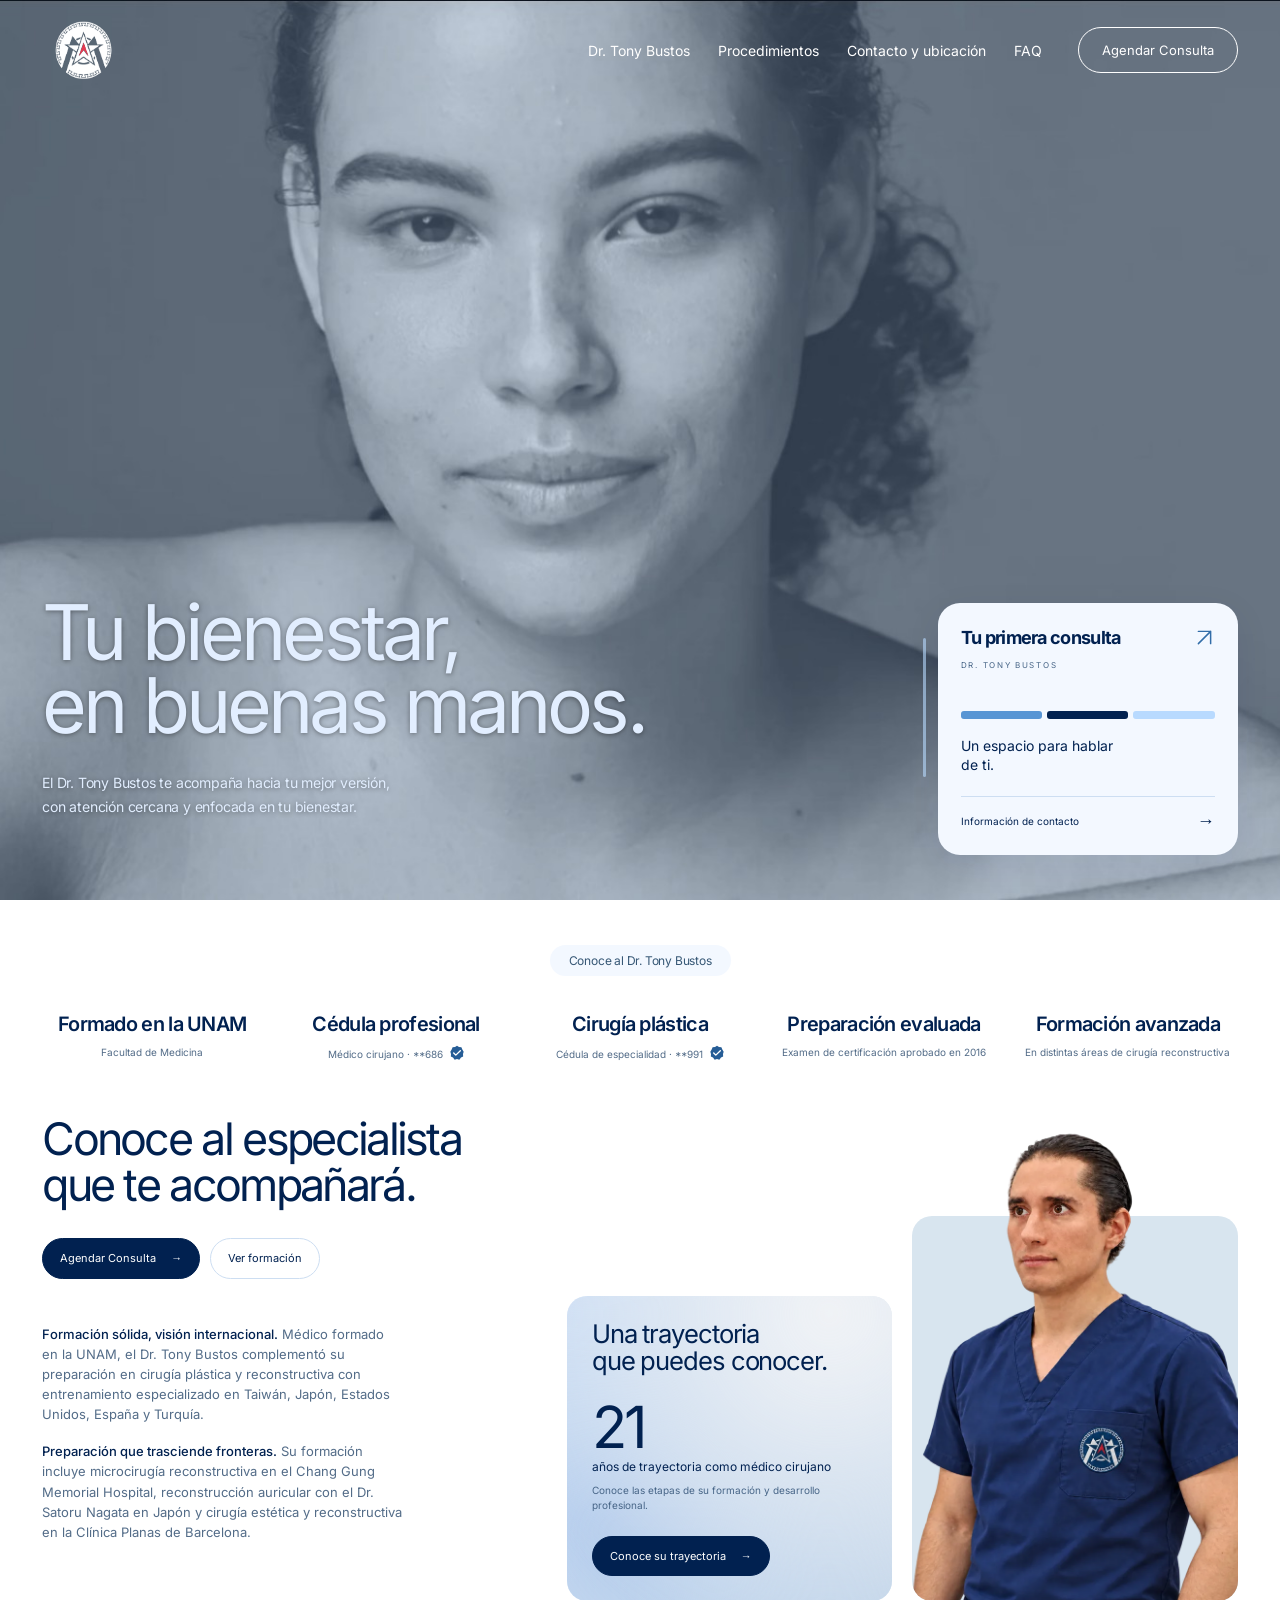
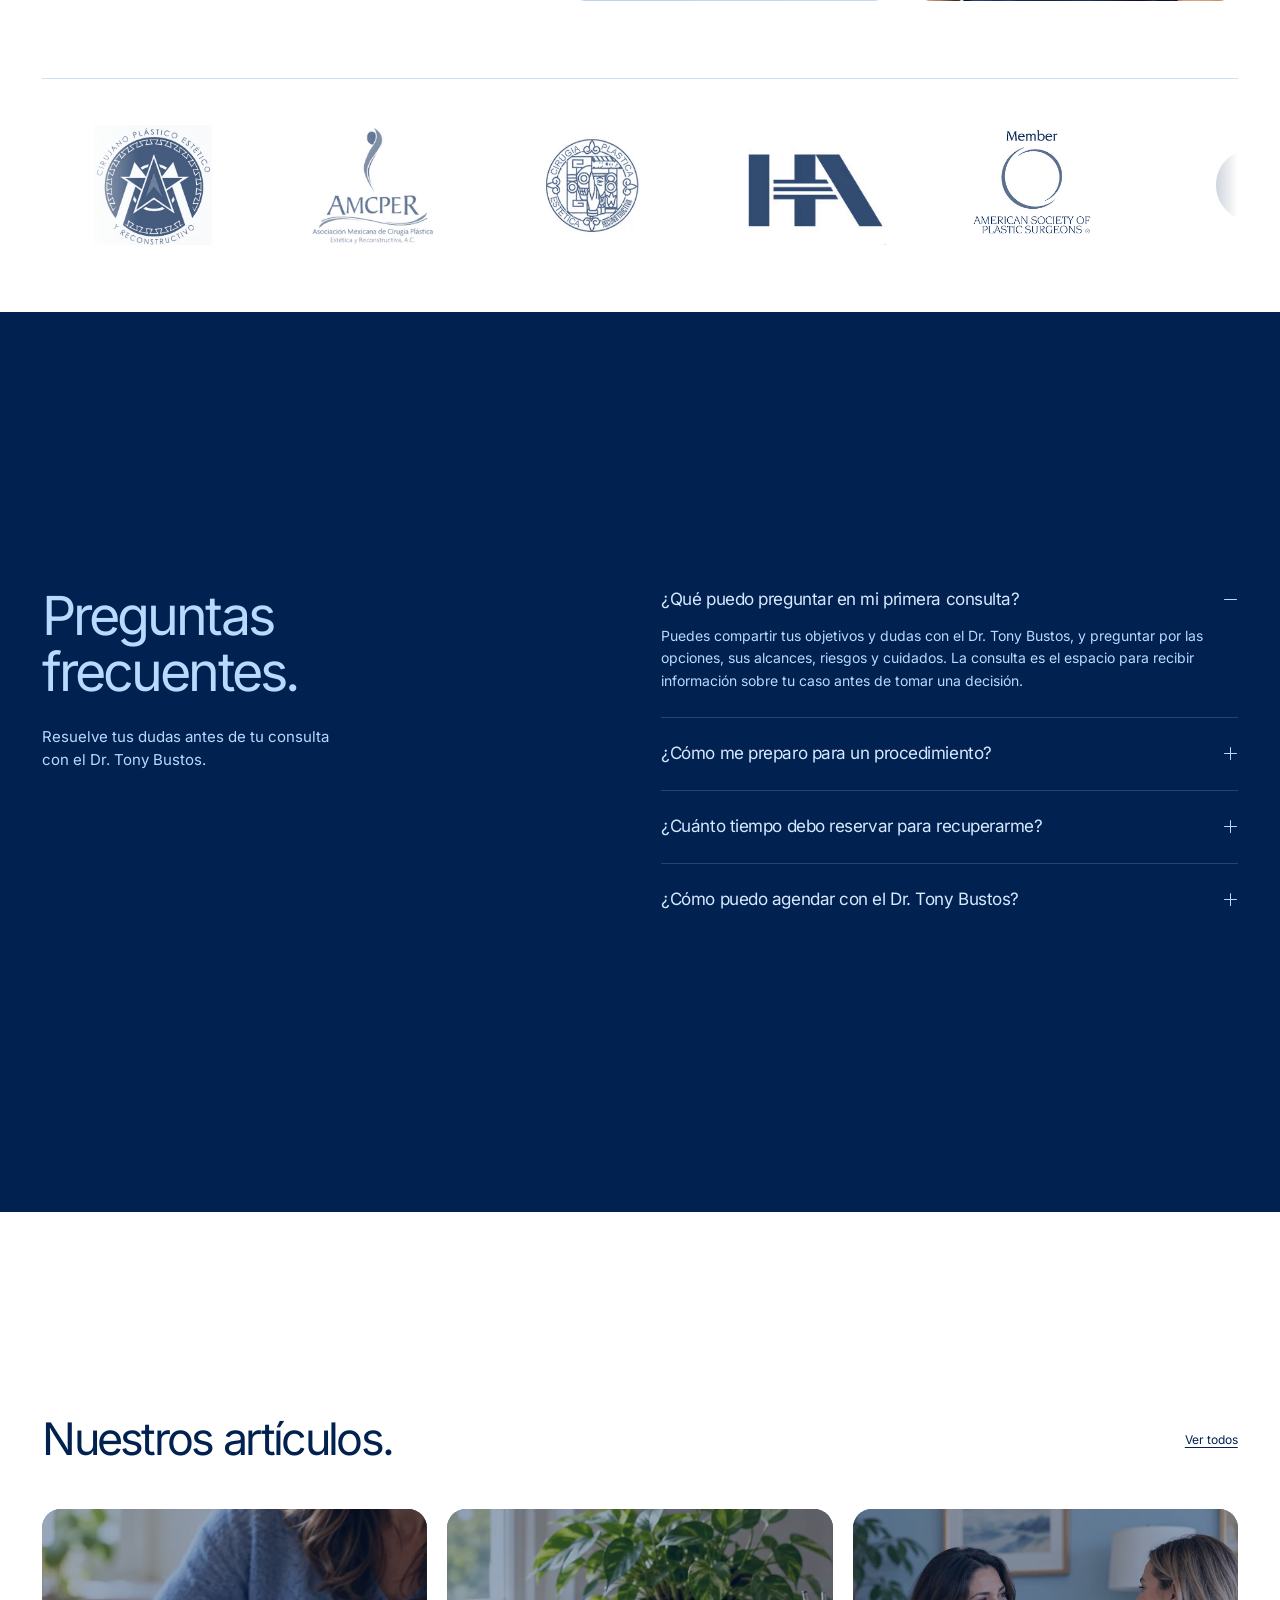
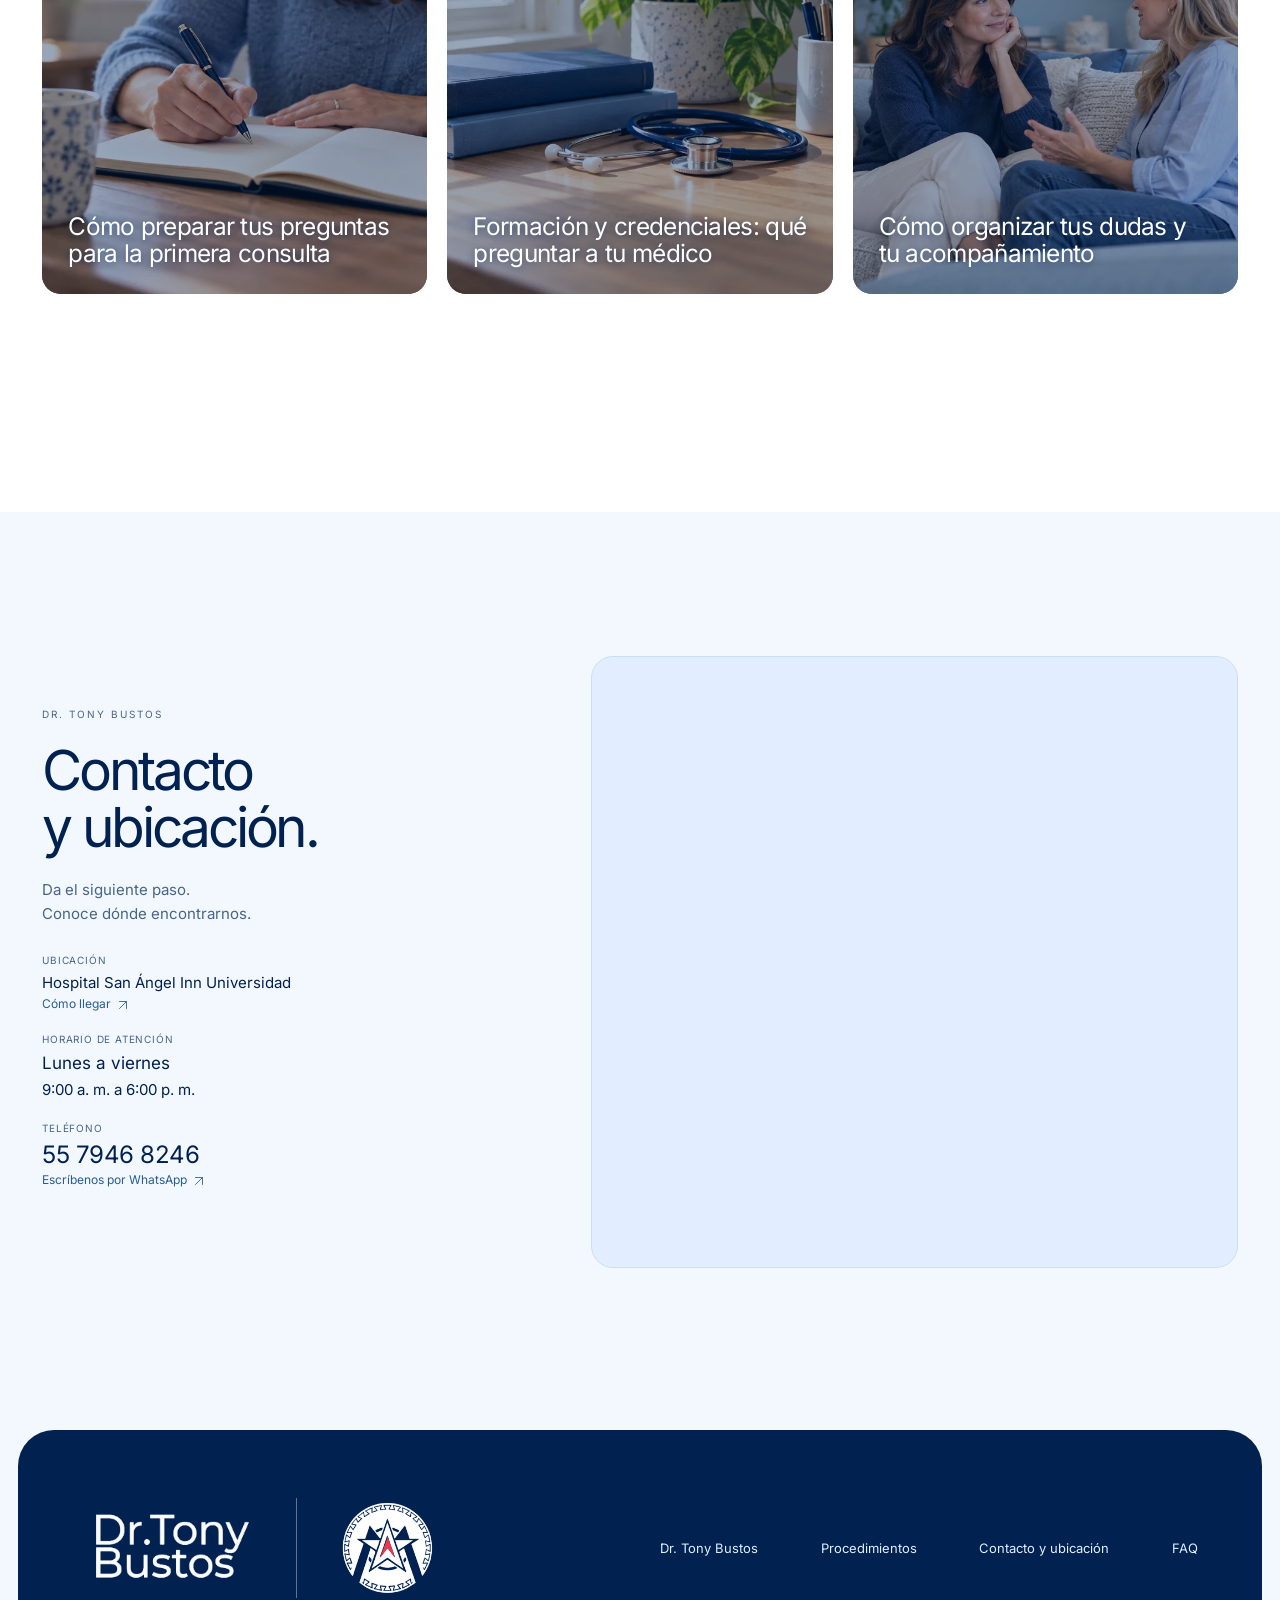
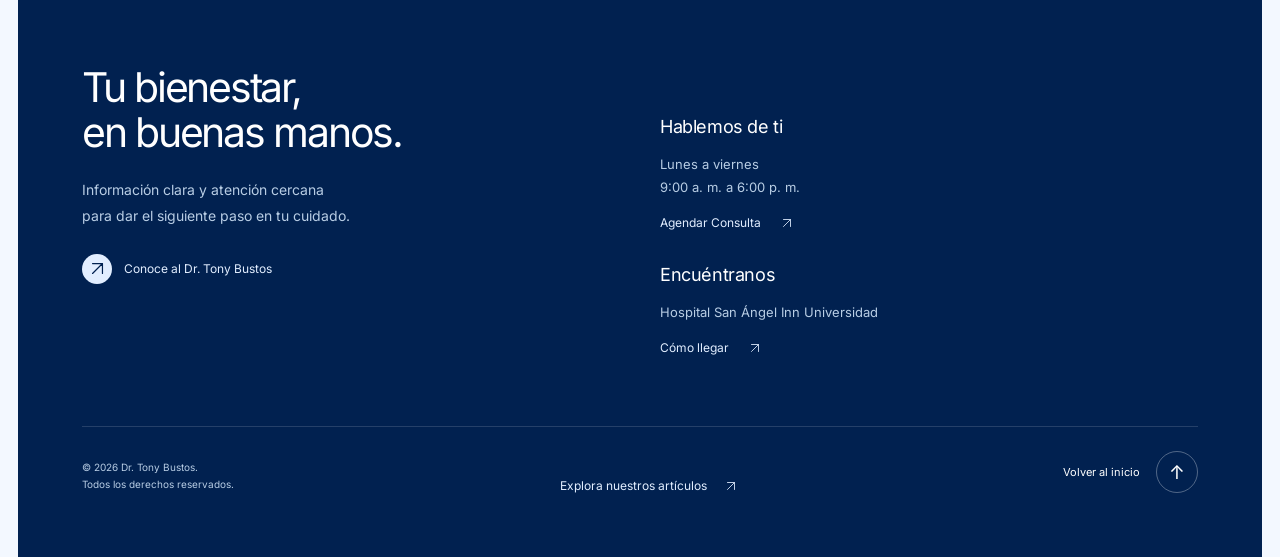
<file: index.html>
<!doctype html>
<html lang="es-MX">
<head>
  <meta charset="utf-8">
  <meta name="viewport" content="width=device-width, initial-scale=1">
  <meta name="theme-color" content="#012150">
  <meta name="description" content="Conoce al Dr. Tony Bustos, su formación internacional y sus procedimientos. Consulta en Hospital San Ángel Inn Universidad y contacto por WhatsApp.">
  <title>Dr. Tony Bustos | Cirujano Plástico</title>
  <link rel="icon" type="image/png" sizes="192x192" href="assets/favicon.png">
  <link rel="preload" as="image" href="assets/hero-img.jpg" fetchpriority="high">
  <script src="hero-loading.js"></script>
  <link rel="stylesheet" href="styles.css">
  <script src="app.js" defer></script>
<!-- SEO:START -->
<meta name="robots" content="index, follow, max-image-preview:large">
<link rel="canonical" href="https://drtonybustos.com.mx/">
<link rel="sitemap" type="application/xml" href="sitemap.xml">
<meta property="og:locale" content="es_MX">
<meta property="og:site_name" content="Dr. Tony Bustos">
<meta property="og:type" content="website">
<meta property="og:title" content="Dr. Tony Bustos | Cirujano Plástico">
<meta property="og:description" content="Conoce al Dr. Tony Bustos, su formación internacional y sus procedimientos. Consulta en Hospital San Ángel Inn Universidad y contacto por WhatsApp.">
<meta property="og:url" content="https://drtonybustos.com.mx/">
<meta property="og:image" content="https://drtonybustos.com.mx/assets/dr-tony-scrubs-embroidered.webp">
<meta property="og:image:alt" content="Retrato del Dr. Tony Bustos">
<meta name="twitter:card" content="summary_large_image">
<meta name="twitter:title" content="Dr. Tony Bustos | Cirujano Plástico">
<meta name="twitter:description" content="Conoce al Dr. Tony Bustos, su formación internacional y sus procedimientos. Consulta en Hospital San Ángel Inn Universidad y contacto por WhatsApp.">
<meta name="twitter:image" content="https://drtonybustos.com.mx/assets/dr-tony-scrubs-embroidered.webp">
<meta name="twitter:image:alt" content="Retrato del Dr. Tony Bustos">
<script type="application/ld+json">{"@context":"https://schema.org","@graph":[{"@type":"WebSite","@id":"https://drtonybustos.com.mx/#website","url":"https://drtonybustos.com.mx/","name":"Dr. Tony Bustos","inLanguage":"es-MX","publisher":{"@id":"https://drtonybustos.com.mx/#doctor"}},{"@type":"WebPage","@id":"https://drtonybustos.com.mx/#webpage","url":"https://drtonybustos.com.mx/","name":"Dr. Tony Bustos | Cirujano Plástico","description":"Conoce al Dr. Tony Bustos, su formación internacional y sus procedimientos. Consulta en Hospital San Ángel Inn Universidad y contacto por WhatsApp.","inLanguage":"es-MX","isPartOf":{"@id":"https://drtonybustos.com.mx/#website"},"about":{"@id":"https://drtonybustos.com.mx/#doctor"}},{"@type":"Person","@id":"https://drtonybustos.com.mx/#doctor","name":"Dr. Tony Bustos","url":"https://drtonybustos.com.mx/doctor.html","jobTitle":"Cirujano plástico, estético y reconstructivo","image":"https://drtonybustos.com.mx/assets/dr-tony-scrubs-embroidered.webp","telephone":"+525579468246","workLocation":{"@type":"Place","name":"Hospital San Ángel Inn Universidad"}}]}</script>
<!-- SEO:END -->
</head>
<body>
  <div class="site-loader" role="status" aria-live="polite">
    <span class="sr-only">Cargando sitio</span>
    <span class="loader-dots" aria-hidden="true"><i></i><i></i><i></i></span>
  </div>
  <a class="skip" href="#inicio">Ir al contenido</a>
    <header class="header">
      <a class="brand" href="#inicio" aria-label="Dr. Tony Bustos, inicio"><span class="header-seal"><img class="brand-logo" src="assets/footer-tony-seal-white.webp" alt="Dr. Tony Bustos" width="462" height="388"><svg class="header-seal-arrow" viewBox="0 0 462 388" aria-hidden="true" focusable="false"><path fill="#E63950" d="M241 154 268 231 241 196 213 231Z"/></svg></span></a>
      <nav class="nav-pill" aria-label="Navegación principal">
        <a href="#doctor">Dr. Tony Bustos</a>
        <a href="procedimientos.html">Procedimientos</a>
        <a href="#contacto">Contacto y ubicación</a>
        <a href="#faq">FAQ</a>
      </nav>
      <div class="header-actions">
        <a class="appointment" href="https://wa.me/5215579468246" target="_blank" rel="noopener noreferrer">Agendar Consulta</a>
        <button class="menu-button" type="button" aria-label="Abrir menú" aria-expanded="false" aria-controls="site-menu"><span></span><span></span><span></span></button>
      </div>
      <nav class="site-menu" id="site-menu" aria-label="Todas las secciones" hidden>
        <a href="#inicio">Inicio</a>
        <a href="#doctor">Dr. Tony Bustos <span><svg class="icon-arrow-up-right" viewBox="0 0 24 24" fill="none" stroke="currentColor" stroke-width="1.7" stroke-linecap="round" stroke-linejoin="round" aria-hidden="true" focusable="false"><path d="M5 19 19 5M5 5h14v14"/></svg></span></a>
        <a href="procedimientos.html">Procedimientos <span><svg class="icon-arrow-up-right" viewBox="0 0 24 24" fill="none" stroke="currentColor" stroke-width="1.7" stroke-linecap="round" stroke-linejoin="round" aria-hidden="true" focusable="false"><path d="M5 19 19 5M5 5h14v14"/></svg></span></a>
        <a href="#contacto">Contacto y ubicación <span><svg class="icon-arrow-up-right" viewBox="0 0 24 24" fill="none" stroke="currentColor" stroke-width="1.7" stroke-linecap="round" stroke-linejoin="round" aria-hidden="true" focusable="false"><path d="M5 19 19 5M5 5h14v14"/></svg></span></a>
        <a href="#articulos">Artículos <span><svg class="icon-arrow-up-right" viewBox="0 0 24 24" fill="none" stroke="currentColor" stroke-width="1.7" stroke-linecap="round" stroke-linejoin="round" aria-hidden="true" focusable="false"><path d="M5 19 19 5M5 5h14v14"/></svg></span></a>
        <a href="#faq">FAQ</a>
      </nav>
    </header>
  <main>
  <section id="inicio" class="hero" aria-label="Inicio">
    <img class="hero-photo" src="assets/hero-img.jpg" alt="" fetchpriority="high" width="960" height="540">
    <video class="hero-video" muted loop playsinline preload="none" poster="assets/hero-img.jpg" aria-hidden="true" tabindex="-1">
      <source data-src="assets/hero-video.mp4" type="video/mp4">
    </video>

    <div class="hero-bottom">
      <div class="hero-copy">
        <h1>Tu bienestar,<br>en buenas manos.</h1>
        <p>El Dr. Tony Bustos te acompaña hacia tu mejor versión,<br class="desktop-break"> con atención cercana y enfocada en tu bienestar.</p>
      </div>
      <a class="consult-card" href="https://wa.me/5215579468246" target="_blank" rel="noopener noreferrer">
        <div class="card-top"><span>Tu primera consulta</span><span class="arrow" aria-hidden="true"><svg class="icon-arrow-up-right" viewBox="0 0 24 24" fill="none" stroke="currentColor" stroke-width="1.7" stroke-linecap="round" stroke-linejoin="round" aria-hidden="true" focusable="false"><path d="M5 19 19 5M5 5h14v14"/></svg></span></div>
        <span class="card-label">DR. TONY BUSTOS</span>
        <span class="card-lines" aria-hidden="true"><i></i><i></i><i></i></span>
        <span class="card-text">Un espacio para hablar de ti.</span>
        <span class="card-footer">Información de contacto <span aria-hidden="true">→</span></span>
      </a>
    </div>
  </section>
  <section id="doctor" class="credentials" aria-labelledby="credentials-title">
    <div class="credentials-inner">
      <div class="credentials-intro"><span>Conoce al Dr. Tony Bustos</span></div>
      <ul class="credential-strip" aria-label="Formación y credenciales profesionales">
        <li><span class="credential-name">Formado en la UNAM</span><small>Facultad de Medicina</small></li>
        <li><span class="credential-name">Cédula profesional</span><small>Médico cirujano · **686<img class="credential-verified" src="assets/credential-verified.svg" alt="Verificado" width="16" height="16"></small></li>
        <li><span class="credential-name">Cirugía plástica</span><small>Cédula de especialidad · **991<img class="credential-verified" src="assets/credential-verified.svg" alt="Verificado" width="16" height="16"></small></li>
        <li><span class="credential-name">Preparación evaluada</span><small>Examen de certificación aprobado en 2016</small></li>
        <li><span class="credential-name">Formación avanzada</span><small>En distintas áreas de cirugía reconstructiva</small></li>
      </ul>
      <div class="credentials-grid">
        <div class="credentials-copy">
          <h2 id="credentials-title">Conoce al especialista<br>que te acompañará.</h2>
          <div class="credentials-actions">
            <a class="credential-button" href="https://wa.me/5215579468246" target="_blank" rel="noopener noreferrer">Agendar Consulta <span aria-hidden="true">→</span></a>
            <a class="credential-button credential-button-outline" href="doctor.html">Ver formación</a>
          </div>
          <div class="credentials-description">
            <p><strong>Formación sólida, visión internacional.</strong> Médico formado en la UNAM, el Dr. Tony Bustos complementó su preparación en cirugía plástica y reconstructiva con entrenamiento especializado en Taiwán, Japón, Estados Unidos, España y Turquía.</p>
            <p><strong>Preparación que trasciende fronteras.</strong> Su formación incluye microcirugía reconstructiva en el Chang Gung Memorial Hospital, reconstrucción auricular con el Dr. Satoru Nagata en Japón y cirugía estética y reconstructiva en la Clínica Planas de Barcelona.</p>
          </div>
        </div>
        <article class="kpi-card kpi-experience" aria-labelledby="experience-title">
          <h3 id="experience-title">Una trayectoria<br>que puedes conocer.</h3>
          <div class="kpi-value" id="trajectory-years" aria-label="21 años de trayectoria como médico cirujano">21<span>años de trayectoria como médico cirujano</span></div>
          <p class="kpi-note">Conoce las etapas de su formación y desarrollo profesional.</p>
          <a class="credential-button" href="trayectoria.html">Conoce su trayectoria <span aria-hidden="true">→</span></a>
        </article>
        <figure class="kpi-card kpi-certifications doctor-portrait">
          <img src="assets/dr-tony-scrubs-embroidered.webp" alt="Retrato del Dr. Tony Bustos con pijama quirúrgica azul marino" width="1122" height="1402" loading="lazy" decoding="async">
        </figure>
      </div>
      <section class="credential-carousel" aria-label="Formación y credenciales" aria-roledescription="carrusel">
        <svg class="credential-filter" aria-hidden="true" width="0" height="0" xmlns="http://www.w3.org/2000/svg">
          <defs><filter id="credential-ink" color-interpolation-filters="sRGB">
            <feColorMatrix in="SourceGraphic" type="matrix" values="0 0 0 0 0.004 0 0 0 0 0.129 0 0 0 0 0.314 -0.2126 -0.7152 -0.0722 0 1"/>
            <feComposite in2="SourceGraphic" operator="in"/>
          </filter>
          <filter id="brand-transparent" color-interpolation-filters="sRGB">
            <feColorMatrix in="SourceGraphic" type="matrix" values="0 0 0 0 1 0 0 0 0 1 0 0 0 0 1 0.25512 0.85824 0.08664 0 -0.2"/>
            <feComposite in2="SourceGraphic" operator="in"/>
          </filter></defs>
        </svg>
        <button class="credential-carousel-toggle sr-only" type="button" aria-pressed="false" aria-controls="credential-logo-track" hidden>Pausar movimiento</button>
        <div class="credential-carousel-window">
          <div class="credential-logo-track" id="credential-logo-track">
            <ul class="credential-logo-group" aria-label="Instituciones">
              <li><img src="assets/credential-tony-full.webp" alt="Dr. Tony Bustos — Cirujano plástico estético y reconstructivo" width="180" height="120" loading="lazy"></li>
              <li><img src="assets/credential-amcper.webp" alt="AMCPER" width="180" height="120" loading="lazy"></li>
              <li><img src="assets/credential-cmcper.webp" alt="Consejo Mexicano de Cirugía Plástica, Estética y Reconstructiva" width="180" height="120" loading="lazy"></li>
              <li><img src="assets/credential-hospital.webp" alt="Hospital San Ángel Inn" width="180" height="120" loading="lazy"></li>
              <li><img src="assets/credential-asps.webp" alt="American Society of Plastic Surgeons" width="180" height="120" loading="lazy"></li>
              <li><img src="assets/credential-japon.webp" alt="Japón" width="180" height="120" loading="lazy"></li>
              <li><img src="assets/credential-hospital-general.webp" alt="Hospital General de México Dr. Eduardo Liceaga" width="180" height="120" loading="lazy"></li>
              <li><img class="credential-logo-dark" src="assets/credential-emblema-naval.webp" alt="Emblema naval: Ciencia, Humanismo y Lealtad" width="180" height="120" loading="lazy"></li>
              <li><img class="credential-logo-checkered" src="assets/credential-consejo-mexicano.webp" alt="Consejo Mexicano de Cirugía Plástica, Estética y Reconstructiva, A. C." width="180" height="120" loading="lazy"></li>
            </ul>
          </div>
        </div>
      </section>
    </div>
  </section>
  <section id="faq" class="faq" aria-labelledby="faq-title">
    <div class="faq-inner">
      <div class="faq-intro">
        <h2 id="faq-title">Preguntas<br>frecuentes.</h2>
        <p>Resuelve tus dudas antes de tu consulta<br class="faq-break"> con el Dr. Tony Bustos.</p>
      </div>
      <div class="faq-list">
        <details class="faq-item" name="site-faq" open>
          <summary>¿Qué puedo preguntar en mi primera consulta?<span class="faq-icon" aria-hidden="true"></span></summary>
          <div class="faq-answer"><p>Puedes compartir tus objetivos y dudas con el Dr. Tony Bustos, y preguntar por las opciones, sus alcances, riesgos y cuidados. La consulta es el espacio para recibir información sobre tu caso antes de tomar una decisión.</p></div>
        </details>
        <details class="faq-item" name="site-faq">
          <summary>¿Cómo me preparo para un procedimiento?<span class="faq-icon" aria-hidden="true"></span></summary>
          <div class="faq-answer"><p>Solicita al consultorio las indicaciones específicas para tu procedimiento y confirma cualquier duda con el Dr. Tony Bustos. La preparación se define de manera individual; esta página no sustituye esas instrucciones.</p></div>
        </details>
        <details class="faq-item" name="site-faq">
          <summary>¿Cuánto tiempo debo reservar para recuperarme?<span class="faq-icon" aria-hidden="true"></span></summary>
          <div class="faq-answer"><p>Pregunta durante la valoración por el tiempo estimado de recuperación, el seguimiento y el regreso a tus actividades. No se establece un plazo único aquí: necesitarás una orientación específica para el procedimiento y tu situación.</p></div>
        </details>
        <details class="faq-item" name="site-faq">
          <summary>¿Cómo puedo agendar con el Dr. Tony Bustos?<span class="faq-icon" aria-hidden="true"></span></summary>
          <div class="faq-answer"><p>Consulta la ubicación en Hospital San Ángel Inn Universidad y el horario de atención, de lunes a viernes de 9:00 a. m. a 6:00 p. m., en la sección de contacto. Escríbenos por WhatsApp al 55 7946 8246 para solicitar tu consulta.</p><a href="#contacto">Ver información de contacto <span aria-hidden="true"><svg class="icon-arrow-up-right" viewBox="0 0 24 24" fill="none" stroke="currentColor" stroke-width="1.7" stroke-linecap="round" stroke-linejoin="round" aria-hidden="true" focusable="false"><path d="M5 19 19 5M5 5h14v14"/></svg></span></a></div>
        </details>
      </div>
    </div>
  </section>
  <section id="articulos" class="articles" aria-labelledby="articles-title">
    <div class="articles-inner">
      <div class="articles-heading">
        <h2 id="articles-title">Nuestros artículos.</h2>
        <a class="articles-all" href="articulos.html">Ver todos</a>
      </div>
      <div class="articles-grid">
        <article class="article-card">
          <a href="articulo-consulta.html" aria-labelledby="article-consulta-title">
            <img class="article-photo article-photo-consulta" src="assets/article-1.webp" alt="" width="640" height="640" loading="lazy" decoding="async">
            <div class="article-caption"><h3 id="article-consulta-title">Cómo preparar tus preguntas para la primera consulta</h3></div>
          </a>
        </article>
        <article class="article-card">
          <a href="articulo-credenciales.html" aria-labelledby="article-credenciales-title">
            <img class="article-photo article-photo-credenciales" src="assets/article-2.webp" alt="" width="640" height="640" loading="lazy" decoding="async">
            <div class="article-caption"><h3 id="article-credenciales-title">Formación y credenciales: qué preguntar a tu médico</h3></div>
          </a>
        </article>
        <article class="article-card">
          <a href="articulo-acompanamiento.html" aria-labelledby="article-acompanamiento-title">
            <img class="article-photo article-photo-acompanamiento" src="assets/article-3.webp" alt="" width="640" height="640" loading="lazy" decoding="async">
            <div class="article-caption"><h3 id="article-acompanamiento-title">Cómo organizar tus dudas y tu acompañamiento</h3></div>
          </a>
        </article>
      </div>
    </div>
  </section>
  <section id="contacto" class="contact" aria-labelledby="contact-title">
    <div class="contact-inner">
      <div class="contact-copy">
        <p class="contact-eyebrow">DR. TONY BUSTOS</p>
        <h2 id="contact-title">Contacto<br>y ubicación.</h2>
        <p class="contact-intro">Da el siguiente paso.<br>Conoce dónde encontrarnos.</p>
        <dl class="contact-details">
          <div><dt>Ubicación</dt><dd class="contact-location"><span class="contact-hospital">Hospital San Ángel Inn Universidad</span><a class="contact-directions" href="https://www.google.com/maps/search/?api=1&amp;query=Hospital%20San%20%C3%81ngel%20Inn%20Universidad" target="_blank" rel="noopener noreferrer">Cómo llegar <span aria-hidden="true"><svg class="icon-arrow-up-right" viewBox="0 0 24 24" fill="none" stroke="currentColor" stroke-width="1.7" stroke-linecap="round" stroke-linejoin="round" aria-hidden="true" focusable="false"><path d="M5 19 19 5M5 5h14v14"/></svg></span><span class="sr-only"> (abre Google Maps en otra pestaña)</span></a></dd></div>
          <div><dt>Horario de atención</dt><dd>Lunes a viernes<br><span>9:00 a. m. a 6:00 p. m.</span></dd></div>
          <div><dt>Teléfono</dt><dd><a class="contact-phone" href="https://wa.me/5215579468246" target="_blank" rel="noopener noreferrer" aria-label="Contactar al Dr. Tony Bustos por WhatsApp al 55 7946 8246">55 7946 8246</a><a class="contact-whatsapp" href="https://wa.me/5215579468246" target="_blank" rel="noopener noreferrer">Escríbenos por WhatsApp <svg class="icon-arrow-up-right" viewBox="0 0 24 24" fill="none" stroke="currentColor" stroke-width="1.7" stroke-linecap="round" stroke-linejoin="round" aria-hidden="true"><path d="M5 19 19 5M5 5h14v14"/></svg></a></dd></div>
        </dl>
      </div>
      <div class="contact-map">
        <iframe title="Ubicación de Hospital San Ángel Inn Universidad en Google Maps" src="https://www.google.com/maps/embed?pb=!1m18!1m12!1m3!1d30112.773170212215!2d-99.18317764667975!3d19.364967483963543!2m3!1f0!2f0!3f0!3m2!1i1024!2i768!4f13.1!3m3!1m2!1s0x85d1ffc02630ca59%3A0xecc9a8d0ed644d36!2sHospital%20San%20%C3%81ngel%20Inn%20Universidad!5e0!3m2!1ses-419!2smx!4v1792884330136!5m2!1ses-419!2smx" width="600" height="450" style="border:0;" allowfullscreen loading="lazy" referrerpolicy="strict-origin-when-cross-origin"></iframe>
      </div>
    </div>
  </section>
  </main>
  <footer class="site-footer" aria-label="Pie de página">
    <div class="footer-panel">
      <div class="footer-top">
        <a class="brand footer-brand footer-brand-pair" href="#inicio" aria-label="Dr. Tony Bustos, volver al inicio">
          <img class="footer-wordmark" src="assets/footer-tony-wordmark.webp" alt="Dr. Tony Bustos" width="255" height="111" loading="lazy">
          <span class="footer-brand-divider" aria-hidden="true"></span>
          <span class="footer-seal">
            <img src="assets/footer-tony-seal-white.webp" alt="Emblema del Dr. Tony Bustos con flecha roja" width="462" height="388" loading="lazy">
            <svg class="footer-seal-arrow" viewBox="0 0 462 388" aria-hidden="true"><path fill="#E63950" d="M241 154 268 231 241 196 213 231Z"/></svg>
          </span>
        </a>
        <nav class="footer-nav" aria-label="Navegación del pie de página">
          <a href="#doctor">Dr. Tony Bustos</a>
          <a href="procedimientos.html">Procedimientos</a>
          <a href="#contacto">Contacto y ubicación</a>
          <a href="#faq">FAQ</a>
        </nav>
      </div>
      <div class="footer-body">
        <div class="footer-intro">
          <p>Tu bienestar,<br>en buenas manos.</p>
          <span>Información clara y atención cercana<br>para dar el siguiente paso en tu cuidado.</span>
          <a class="footer-about" href="#doctor"><span aria-hidden="true"><svg class="icon-arrow-up-right" viewBox="0 0 24 24" fill="none" stroke="currentColor" stroke-width="1.7" stroke-linecap="round" stroke-linejoin="round" aria-hidden="true" focusable="false"><path d="M5 19 19 5M5 5h14v14"/></svg></span> Conoce al Dr. Tony Bustos</a>
        </div>
        <div class="footer-details">
          <div>
            <h2>Hablemos de ti</h2>
            <p>Lunes a viernes<br>9:00 a. m. a 6:00 p. m.</p>
            <a class="footer-text-link" href="https://wa.me/5215579468246" target="_blank" rel="noopener noreferrer">Agendar Consulta <span aria-hidden="true"><svg class="icon-arrow-up-right" viewBox="0 0 24 24" fill="none" stroke="currentColor" stroke-width="1.7" stroke-linecap="round" stroke-linejoin="round" aria-hidden="true" focusable="false"><path d="M5 19 19 5M5 5h14v14"/></svg></span></a>
          </div>
          <div>
            <h2>Encuéntranos</h2>
            <address>Hospital San Ángel Inn Universidad</address>
            <a class="footer-text-link" href="https://www.google.com/maps/search/?api=1&amp;query=Hospital%20San%20%C3%81ngel%20Inn%20Universidad" target="_blank" rel="noopener noreferrer">Cómo llegar <span aria-hidden="true"><svg class="icon-arrow-up-right" viewBox="0 0 24 24" fill="none" stroke="currentColor" stroke-width="1.7" stroke-linecap="round" stroke-linejoin="round" aria-hidden="true" focusable="false"><path d="M5 19 19 5M5 5h14v14"/></svg></span><span class="sr-only"> (abre Google Maps en otra pestaña)</span></a>
          </div>
        </div>
      </div>
      <div class="footer-bottom">
        <p>© <span id="footer-year">2026</span> Dr. Tony Bustos.<br>Todos los derechos reservados.</p>
        <a class="footer-articles" href="#articulos">Explora nuestros artículos <span aria-hidden="true"><svg class="icon-arrow-up-right" viewBox="0 0 24 24" fill="none" stroke="currentColor" stroke-width="1.7" stroke-linecap="round" stroke-linejoin="round" aria-hidden="true" focusable="false"><path d="M5 19 19 5M5 5h14v14"/></svg></span></a>
        <a class="footer-top-link" href="#inicio">Volver al inicio <span aria-hidden="true">↑</span></a>
      </div>
    </div>
  </footer>
</body>
</html>
</file>
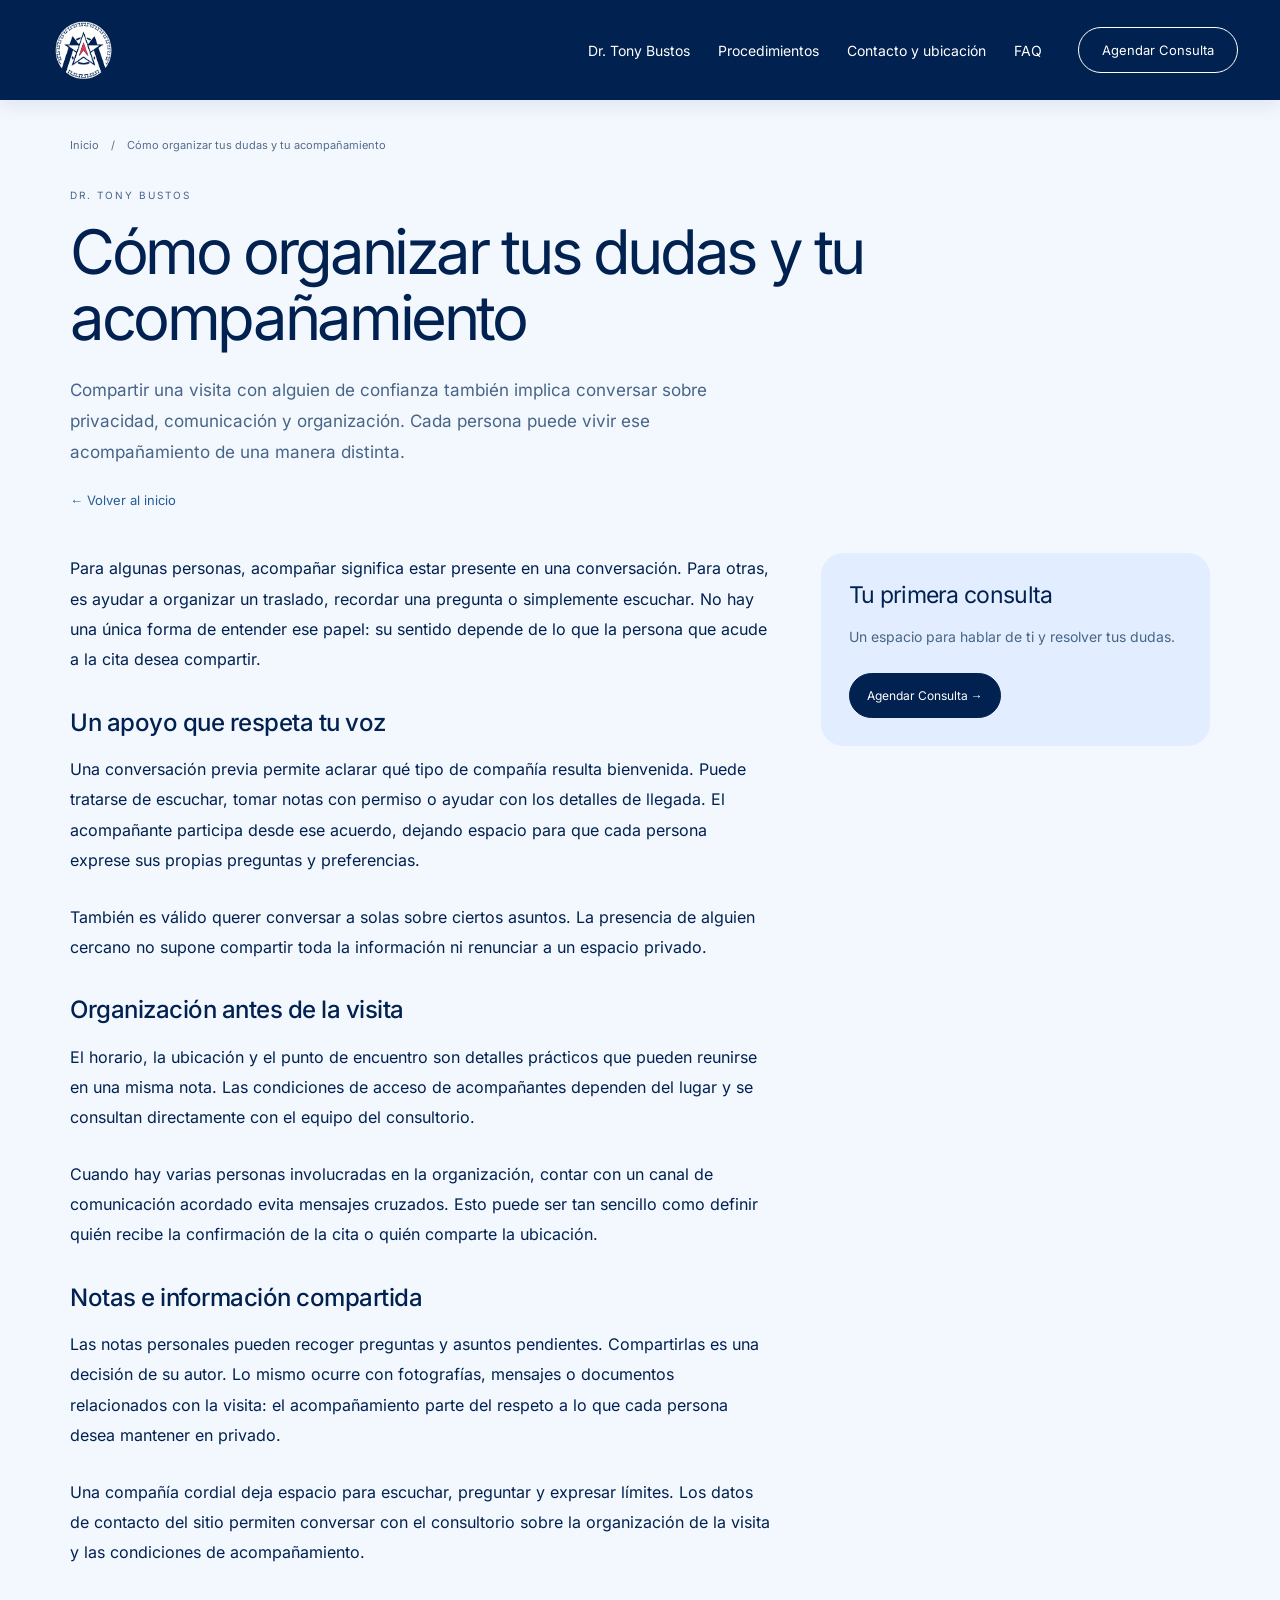
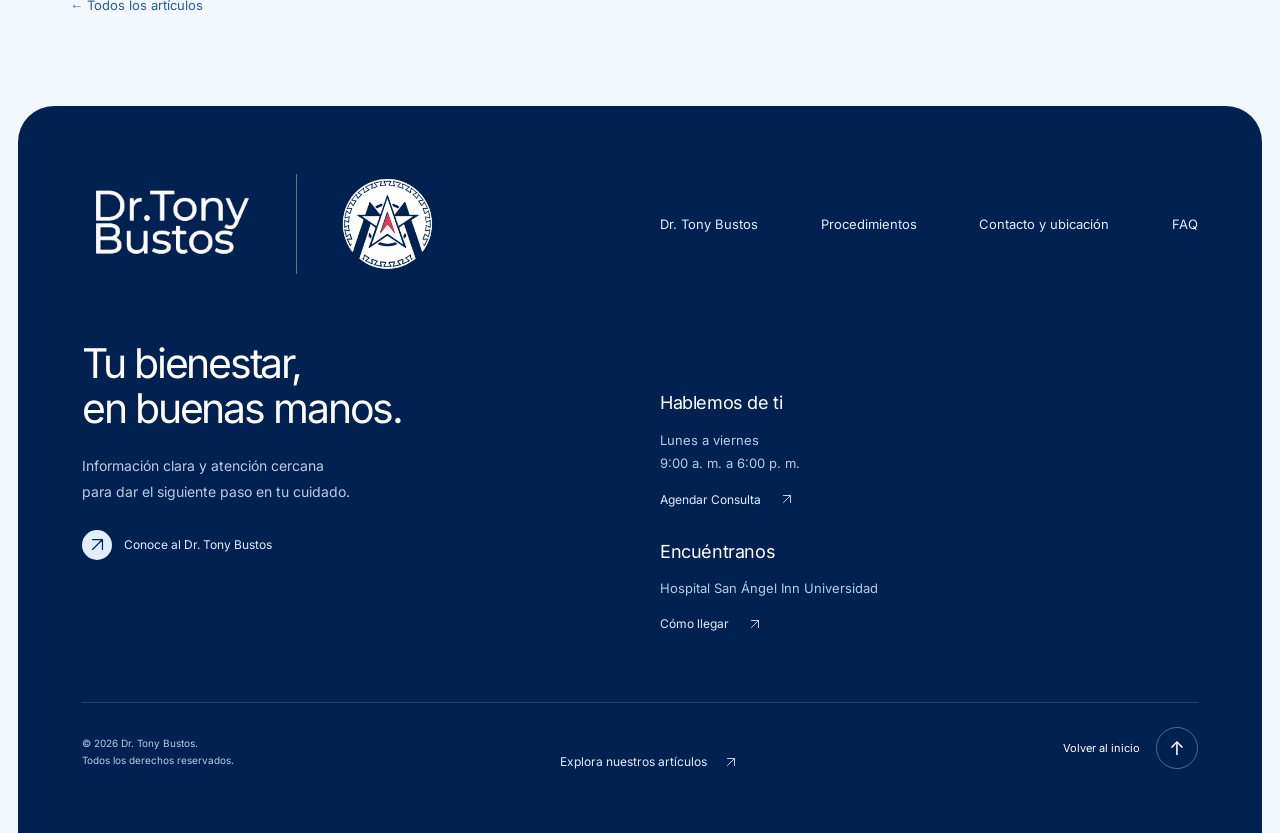
<file: articulo-acompanamiento.html>
<!doctype html>
<html lang="es-MX">
<head>
<meta charset="utf-8">
<meta name="viewport" content="width=device-width, initial-scale=1">
<meta name="theme-color" content="#012150">
<meta name="description" content="Una lectura sobre comunicación, privacidad y organización al acudir a una consulta con alguien de confianza, en el portal del Dr. Tony Bustos.">
<title>Dudas y acompañamiento en tu consulta | Dr. Tony Bustos</title>
<link rel="icon" type="image/png" sizes="192x192" href="assets/favicon.png">
<link rel="stylesheet" href="styles.css">
<link rel="stylesheet" href="pages.css">
<script src="app.js" defer></script>
<!-- SEO:START -->
<meta name="robots" content="index, follow, max-image-preview:large">
<link rel="canonical" href="https://drtonybustos.com.mx/articulo-acompanamiento.html">
<link rel="sitemap" type="application/xml" href="sitemap.xml">
<meta property="og:locale" content="es_MX">
<meta property="og:site_name" content="Dr. Tony Bustos">
<meta property="og:type" content="article">
<meta property="og:title" content="Dudas y acompañamiento en tu consulta | Dr. Tony Bustos">
<meta property="og:description" content="Una lectura sobre comunicación, privacidad y organización al acudir a una consulta con alguien de confianza, en el portal del Dr. Tony Bustos.">
<meta property="og:url" content="https://drtonybustos.com.mx/articulo-acompanamiento.html">
<meta property="og:image" content="https://drtonybustos.com.mx/assets/article-3.webp">
<meta property="og:image:alt" content="Cómo organizar tus dudas y tu acompañamiento">
<meta name="twitter:card" content="summary_large_image">
<meta name="twitter:title" content="Dudas y acompañamiento en tu consulta | Dr. Tony Bustos">
<meta name="twitter:description" content="Una lectura sobre comunicación, privacidad y organización al acudir a una consulta con alguien de confianza, en el portal del Dr. Tony Bustos.">
<meta name="twitter:image" content="https://drtonybustos.com.mx/assets/article-3.webp">
<meta name="twitter:image:alt" content="Cómo organizar tus dudas y tu acompañamiento">
<script type="application/ld+json">{"@context":"https://schema.org","@graph":[{"@type":"WebSite","@id":"https://drtonybustos.com.mx/#website","url":"https://drtonybustos.com.mx/","name":"Dr. Tony Bustos","inLanguage":"es-MX","publisher":{"@id":"https://drtonybustos.com.mx/#doctor"}},{"@type":"WebPage","@id":"https://drtonybustos.com.mx/articulo-acompanamiento.html#webpage","url":"https://drtonybustos.com.mx/articulo-acompanamiento.html","name":"Dudas y acompañamiento en tu consulta | Dr. Tony Bustos","description":"Una lectura sobre comunicación, privacidad y organización al acudir a una consulta con alguien de confianza, en el portal del Dr. Tony Bustos.","inLanguage":"es-MX","isPartOf":{"@id":"https://drtonybustos.com.mx/#website"},"breadcrumb":{"@id":"https://drtonybustos.com.mx/articulo-acompanamiento.html#breadcrumbs"},"mainEntity":{"@id":"https://drtonybustos.com.mx/articulo-acompanamiento.html#article"}},{"@type":"Person","@id":"https://drtonybustos.com.mx/#doctor","name":"Dr. Tony Bustos","url":"https://drtonybustos.com.mx/doctor.html","jobTitle":"Cirujano plástico, estético y reconstructivo","image":"https://drtonybustos.com.mx/assets/dr-tony-scrubs-embroidered.webp","telephone":"+525579468246","workLocation":{"@type":"Place","name":"Hospital San Ángel Inn Universidad"}},{"@type":"BreadcrumbList","@id":"https://drtonybustos.com.mx/articulo-acompanamiento.html#breadcrumbs","itemListElement":[{"@type":"ListItem","position":1,"name":"Inicio","item":"https://drtonybustos.com.mx/"},{"@type":"ListItem","position":2,"name":"Cómo organizar tus dudas y tu acompañamiento","item":"https://drtonybustos.com.mx/articulo-acompanamiento.html"}]},{"@type":"Article","@id":"https://drtonybustos.com.mx/articulo-acompanamiento.html#article","headline":"Cómo organizar tus dudas y tu acompañamiento","description":"Una lectura sobre comunicación, privacidad y organización al acudir a una consulta con alguien de confianza, en el portal del Dr. Tony Bustos.","inLanguage":"es-MX","image":"https://drtonybustos.com.mx/assets/article-3.webp","mainEntityOfPage":{"@id":"https://drtonybustos.com.mx/articulo-acompanamiento.html#webpage"}}]}</script>
<!-- SEO:END -->
</head>
<body class="subpage">
<a class="skip" href="#contenido">Ir al contenido</a>
<svg class="credential-filter" aria-hidden="true" width="0" height="0" xmlns="http://www.w3.org/2000/svg">
          <defs><filter id="credential-ink" color-interpolation-filters="sRGB">
            <feColorMatrix in="SourceGraphic" type="matrix" values="0 0 0 0 0.004 0 0 0 0 0.129 0 0 0 0 0.314 -0.2126 -0.7152 -0.0722 0 1"/>
            <feComposite in2="SourceGraphic" operator="in"/>
          </filter>
          <filter id="brand-transparent" color-interpolation-filters="sRGB">
            <feColorMatrix in="SourceGraphic" type="matrix" values="0 0 0 0 1 0 0 0 0 1 0 0 0 0 1 0.25512 0.85824 0.08664 0 -0.2"/>
            <feComposite in2="SourceGraphic" operator="in"/>
          </filter></defs>
        </svg>
<header class="header">
      <a class="brand" href="index.html" aria-label="Dr. Tony Bustos, inicio"><span class="header-seal"><img class="brand-logo" src="assets/footer-tony-seal-white.webp" alt="Dr. Tony Bustos" width="462" height="388"><svg class="header-seal-arrow" viewBox="0 0 462 388" aria-hidden="true" focusable="false"><path fill="#E63950" d="M241 154 268 231 241 196 213 231Z"/></svg></span></a>
      <nav class="nav-pill" aria-label="Navegación principal">
        <a href="doctor.html">Dr. Tony Bustos</a>
        <a href="procedimientos.html">Procedimientos</a>
        <a href="index.html#contacto">Contacto y ubicación</a>
        <a href="index.html#faq">FAQ</a>
      </nav>
      <div class="header-actions">
        <a class="appointment" href="https://wa.me/5215579468246" target="_blank" rel="noopener noreferrer">Agendar Consulta</a>
        <button class="menu-button" type="button" aria-label="Abrir menú" aria-expanded="false" aria-controls="site-menu"><span></span><span></span><span></span></button>
      </div>
      <nav class="site-menu" id="site-menu" aria-label="Todas las secciones" hidden>
        <a href="index.html">Inicio</a>
        <a href="doctor.html">Dr. Tony Bustos <span><svg class="icon-arrow-up-right" viewBox="0 0 24 24" fill="none" stroke="currentColor" stroke-width="1.7" stroke-linecap="round" stroke-linejoin="round" aria-hidden="true" focusable="false"><path d="M5 19 19 5M5 5h14v14"/></svg></span></a>
        <a href="procedimientos.html">Procedimientos <span><svg class="icon-arrow-up-right" viewBox="0 0 24 24" fill="none" stroke="currentColor" stroke-width="1.7" stroke-linecap="round" stroke-linejoin="round" aria-hidden="true" focusable="false"><path d="M5 19 19 5M5 5h14v14"/></svg></span></a>
        <a href="index.html#contacto">Contacto y ubicación <span><svg class="icon-arrow-up-right" viewBox="0 0 24 24" fill="none" stroke="currentColor" stroke-width="1.7" stroke-linecap="round" stroke-linejoin="round" aria-hidden="true" focusable="false"><path d="M5 19 19 5M5 5h14v14"/></svg></span></a>
        <a href="articulos.html">Artículos <span><svg class="icon-arrow-up-right" viewBox="0 0 24 24" fill="none" stroke="currentColor" stroke-width="1.7" stroke-linecap="round" stroke-linejoin="round" aria-hidden="true" focusable="false"><path d="M5 19 19 5M5 5h14v14"/></svg></span></a>
        <a href="index.html#faq">FAQ</a>
      </nav>
    </header>
<main id="contenido" class="page-main">
<nav class="breadcrumbs" aria-label="Ruta de navegación"><a href="index.html">Inicio</a><span aria-hidden="true">/</span><span aria-current="page">Cómo organizar tus dudas y tu acompañamiento</span></nav>
<header class="page-heading"><p class="eyebrow">DR. TONY BUSTOS</p><h1>Cómo organizar tus dudas y tu acompañamiento</h1><p class="page-lead">Compartir una visita con alguien de confianza también implica conversar sobre privacidad, comunicación y organización. Cada persona puede vivir ese acompañamiento de una manera distinta.</p><a class="page-text-link" href="index.html">← Volver al inicio</a></header><div class="page-content-layout"><article class="page-copy article-body"><p>Para algunas personas, acompañar significa estar presente en una conversación. Para otras, es ayudar a organizar un traslado, recordar una pregunta o simplemente escuchar. No hay una única forma de entender ese papel: su sentido depende de lo que la persona que acude a la cita desea compartir.</p>
<h2>Un apoyo que respeta tu voz</h2>
<p>Una conversación previa permite aclarar qué tipo de compañía resulta bienvenida. Puede tratarse de escuchar, tomar notas con permiso o ayudar con los detalles de llegada. El acompañante participa desde ese acuerdo, dejando espacio para que cada persona exprese sus propias preguntas y preferencias.</p>
<p>También es válido querer conversar a solas sobre ciertos asuntos. La presencia de alguien cercano no supone compartir toda la información ni renunciar a un espacio privado.</p>
<h2>Organización antes de la visita</h2>
<p>El horario, la ubicación y el punto de encuentro son detalles prácticos que pueden reunirse en una misma nota. Las condiciones de acceso de acompañantes dependen del lugar y se consultan directamente con el equipo del consultorio.</p>
<p>Cuando hay varias personas involucradas en la organización, contar con un canal de comunicación acordado evita mensajes cruzados. Esto puede ser tan sencillo como definir quién recibe la confirmación de la cita o quién comparte la ubicación.</p>
<h2>Notas e información compartida</h2>
<p>Las notas personales pueden recoger preguntas y asuntos pendientes. Compartirlas es una decisión de su autor. Lo mismo ocurre con fotografías, mensajes o documentos relacionados con la visita: el acompañamiento parte del respeto a lo que cada persona desea mantener en privado.</p>
<p>Una compañía cordial deja espacio para escuchar, preguntar y expresar límites. Los datos de contacto del sitio permiten conversar con el consultorio sobre la organización de la visita y las condiciones de acompañamiento.</p>
<a class="page-text-link" href="articulos.html">← Todos los artículos</a></article><aside class="page-aside"><h2>Tu primera consulta</h2><p>Un espacio para hablar de ti y resolver tus dudas.</p><a class="credential-button" href="https://wa.me/5215579468246" target="_blank" rel="noopener noreferrer">Agendar Consulta →</a></aside></div>
</main>
<footer class="site-footer" aria-label="Pie de página">
    <div class="footer-panel">
      <div class="footer-top">
        <a class="brand footer-brand footer-brand-pair" href="index.html" aria-label="Dr. Tony Bustos, volver al inicio">
          <img class="footer-wordmark" src="assets/footer-tony-wordmark.webp" alt="Dr. Tony Bustos" width="255" height="111" loading="lazy">
          <span class="footer-brand-divider" aria-hidden="true"></span>
          <span class="footer-seal">
            <img src="assets/footer-tony-seal-white.webp" alt="Emblema del Dr. Tony Bustos con flecha roja" width="462" height="388" loading="lazy">
            <svg class="footer-seal-arrow" viewBox="0 0 462 388" aria-hidden="true"><path fill="#E63950" d="M241 154 268 231 241 196 213 231Z"/></svg>
          </span>
        </a>
        <nav class="footer-nav" aria-label="Navegación del pie de página">
          <a href="doctor.html">Dr. Tony Bustos</a>
          <a href="procedimientos.html">Procedimientos</a>
          <a href="index.html#contacto">Contacto y ubicación</a>
          <a href="index.html#faq">FAQ</a>
        </nav>
      </div>
      <div class="footer-body">
        <div class="footer-intro">
          <p>Tu bienestar,<br>en buenas manos.</p>
          <span>Información clara y atención cercana<br>para dar el siguiente paso en tu cuidado.</span>
          <a class="footer-about" href="doctor.html"><span aria-hidden="true"><svg class="icon-arrow-up-right" viewBox="0 0 24 24" fill="none" stroke="currentColor" stroke-width="1.7" stroke-linecap="round" stroke-linejoin="round" aria-hidden="true" focusable="false"><path d="M5 19 19 5M5 5h14v14"/></svg></span> Conoce al Dr. Tony Bustos</a>
        </div>
        <div class="footer-details">
          <div>
            <h2>Hablemos de ti</h2>
            <p>Lunes a viernes<br>9:00 a. m. a 6:00 p. m.</p>
            <a class="footer-text-link" href="https://wa.me/5215579468246" target="_blank" rel="noopener noreferrer">Agendar Consulta <span aria-hidden="true"><svg class="icon-arrow-up-right" viewBox="0 0 24 24" fill="none" stroke="currentColor" stroke-width="1.7" stroke-linecap="round" stroke-linejoin="round" aria-hidden="true" focusable="false"><path d="M5 19 19 5M5 5h14v14"/></svg></span></a>
          </div>
          <div>
            <h2>Encuéntranos</h2>
            <address>Hospital San Ángel Inn Universidad</address>
            <a class="footer-text-link" href="https://www.google.com/maps/search/?api=1&amp;query=Hospital%20San%20%C3%81ngel%20Inn%20Universidad" target="_blank" rel="noopener noreferrer">Cómo llegar <span aria-hidden="true"><svg class="icon-arrow-up-right" viewBox="0 0 24 24" fill="none" stroke="currentColor" stroke-width="1.7" stroke-linecap="round" stroke-linejoin="round" aria-hidden="true" focusable="false"><path d="M5 19 19 5M5 5h14v14"/></svg></span><span class="sr-only"> (abre Google Maps en otra pestaña)</span></a>
          </div>
        </div>
      </div>
      <div class="footer-bottom">
        <p>© <span id="footer-year">2026</span> Dr. Tony Bustos.<br>Todos los derechos reservados.</p>
        <a class="footer-articles" href="articulos.html">Explora nuestros artículos <span aria-hidden="true"><svg class="icon-arrow-up-right" viewBox="0 0 24 24" fill="none" stroke="currentColor" stroke-width="1.7" stroke-linecap="round" stroke-linejoin="round" aria-hidden="true" focusable="false"><path d="M5 19 19 5M5 5h14v14"/></svg></span></a>
        <a class="footer-top-link" href="index.html">Volver al inicio <span aria-hidden="true">↑</span></a>
      </div>
    </div>
  </footer>
</body>
</html>
</file>
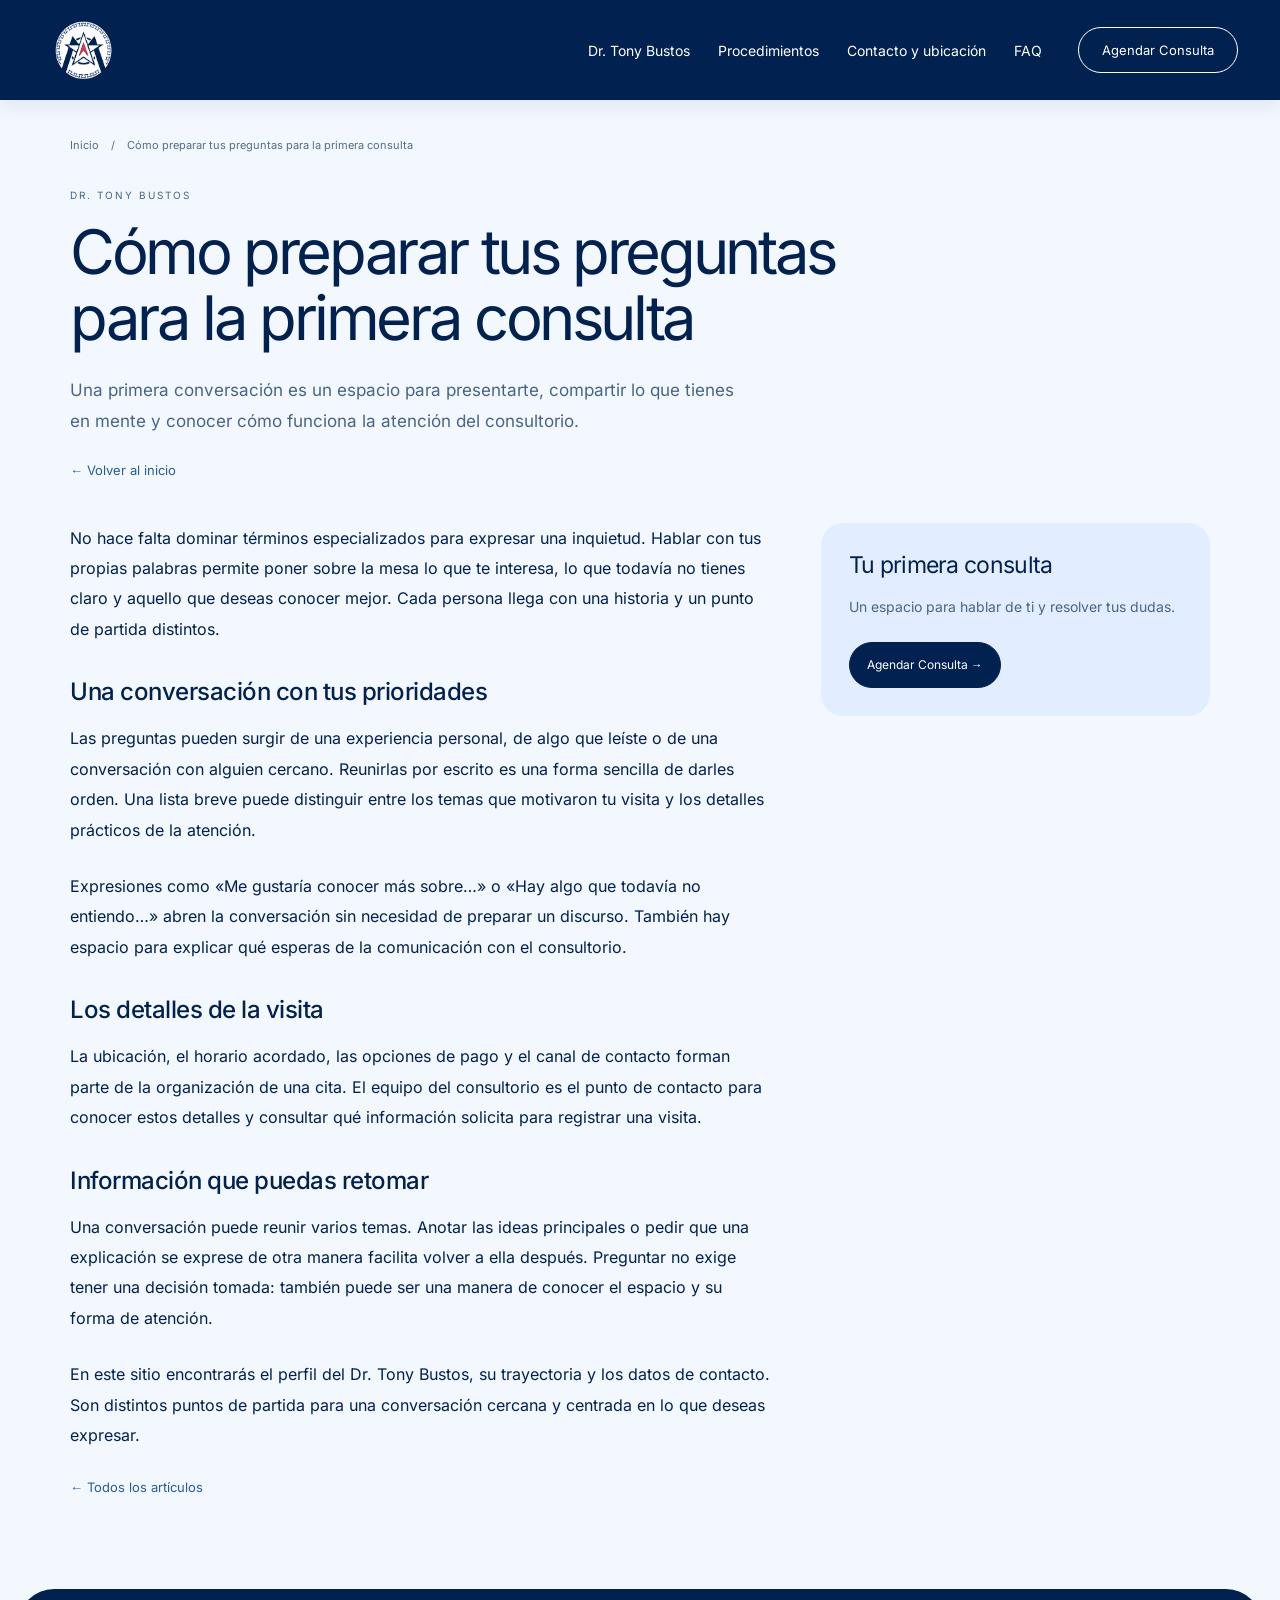
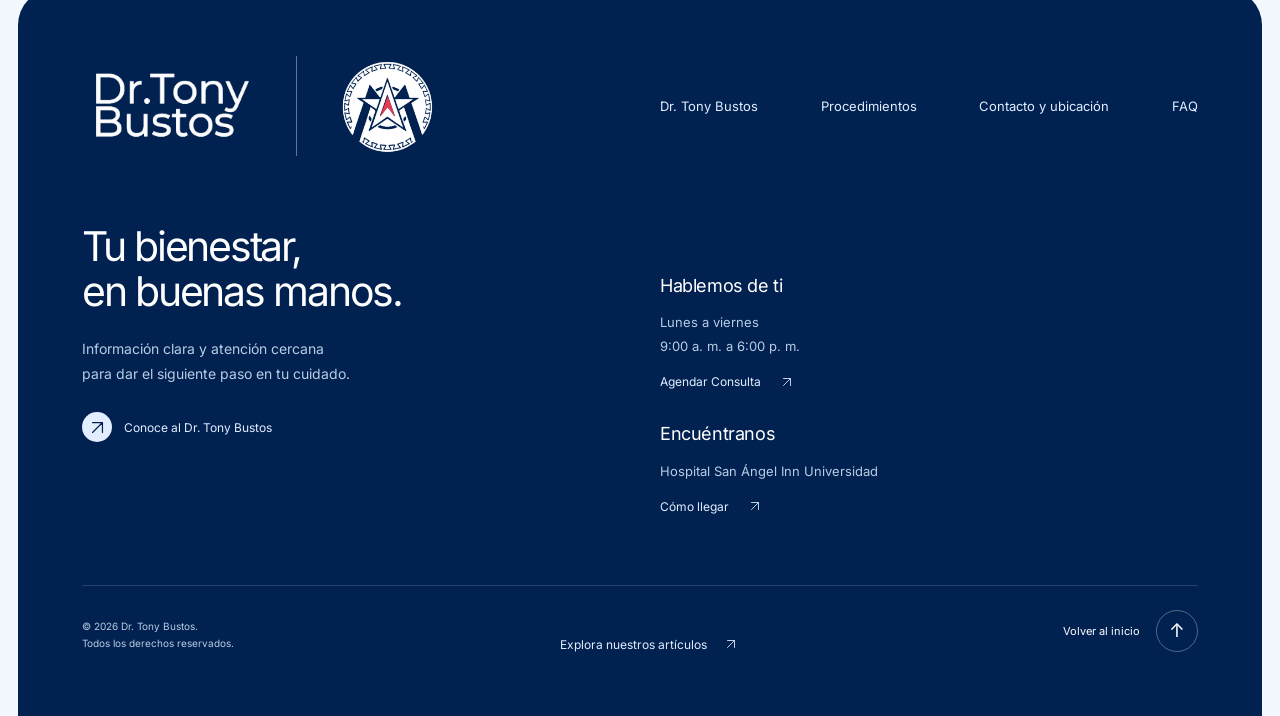
<file: articulo-consulta.html>
<!doctype html>
<html lang="es-MX">
<head>
<meta charset="utf-8">
<meta name="viewport" content="width=device-width, initial-scale=1">
<meta name="theme-color" content="#012150">
<meta name="description" content="Conoce cómo organizar tus preguntas, expresar tus inquietudes y familiarizarte con los detalles de una primera consulta. Una lectura del portal del Dr. Tony Bustos.">
<title>Preguntas para tu primera consulta | Dr. Tony Bustos</title>
<link rel="icon" type="image/png" sizes="192x192" href="assets/favicon.png">
<link rel="stylesheet" href="styles.css">
<link rel="stylesheet" href="pages.css">
<script src="app.js" defer></script>
<!-- SEO:START -->
<meta name="robots" content="index, follow, max-image-preview:large">
<link rel="canonical" href="https://drtonybustos.com.mx/articulo-consulta.html">
<link rel="sitemap" type="application/xml" href="sitemap.xml">
<meta property="og:locale" content="es_MX">
<meta property="og:site_name" content="Dr. Tony Bustos">
<meta property="og:type" content="article">
<meta property="og:title" content="Preguntas para tu primera consulta | Dr. Tony Bustos">
<meta property="og:description" content="Conoce cómo organizar tus preguntas, expresar tus inquietudes y familiarizarte con los detalles de una primera consulta. Una lectura del portal del Dr. Tony Bustos.">
<meta property="og:url" content="https://drtonybustos.com.mx/articulo-consulta.html">
<meta property="og:image" content="https://drtonybustos.com.mx/assets/article-1.webp">
<meta property="og:image:alt" content="Cómo preparar tus preguntas para la primera consulta">
<meta name="twitter:card" content="summary_large_image">
<meta name="twitter:title" content="Preguntas para tu primera consulta | Dr. Tony Bustos">
<meta name="twitter:description" content="Conoce cómo organizar tus preguntas, expresar tus inquietudes y familiarizarte con los detalles de una primera consulta. Una lectura del portal del Dr. Tony Bustos.">
<meta name="twitter:image" content="https://drtonybustos.com.mx/assets/article-1.webp">
<meta name="twitter:image:alt" content="Cómo preparar tus preguntas para la primera consulta">
<script type="application/ld+json">{"@context":"https://schema.org","@graph":[{"@type":"WebSite","@id":"https://drtonybustos.com.mx/#website","url":"https://drtonybustos.com.mx/","name":"Dr. Tony Bustos","inLanguage":"es-MX","publisher":{"@id":"https://drtonybustos.com.mx/#doctor"}},{"@type":"WebPage","@id":"https://drtonybustos.com.mx/articulo-consulta.html#webpage","url":"https://drtonybustos.com.mx/articulo-consulta.html","name":"Preguntas para tu primera consulta | Dr. Tony Bustos","description":"Conoce cómo organizar tus preguntas, expresar tus inquietudes y familiarizarte con los detalles de una primera consulta. Una lectura del portal del Dr. Tony Bustos.","inLanguage":"es-MX","isPartOf":{"@id":"https://drtonybustos.com.mx/#website"},"breadcrumb":{"@id":"https://drtonybustos.com.mx/articulo-consulta.html#breadcrumbs"},"mainEntity":{"@id":"https://drtonybustos.com.mx/articulo-consulta.html#article"}},{"@type":"Person","@id":"https://drtonybustos.com.mx/#doctor","name":"Dr. Tony Bustos","url":"https://drtonybustos.com.mx/doctor.html","jobTitle":"Cirujano plástico, estético y reconstructivo","image":"https://drtonybustos.com.mx/assets/dr-tony-scrubs-embroidered.webp","telephone":"+525579468246","workLocation":{"@type":"Place","name":"Hospital San Ángel Inn Universidad"}},{"@type":"BreadcrumbList","@id":"https://drtonybustos.com.mx/articulo-consulta.html#breadcrumbs","itemListElement":[{"@type":"ListItem","position":1,"name":"Inicio","item":"https://drtonybustos.com.mx/"},{"@type":"ListItem","position":2,"name":"Cómo preparar tus preguntas para la primera consulta","item":"https://drtonybustos.com.mx/articulo-consulta.html"}]},{"@type":"Article","@id":"https://drtonybustos.com.mx/articulo-consulta.html#article","headline":"Cómo preparar tus preguntas para la primera consulta","description":"Conoce cómo organizar tus preguntas, expresar tus inquietudes y familiarizarte con los detalles de una primera consulta. Una lectura del portal del Dr. Tony Bustos.","inLanguage":"es-MX","image":"https://drtonybustos.com.mx/assets/article-1.webp","mainEntityOfPage":{"@id":"https://drtonybustos.com.mx/articulo-consulta.html#webpage"}}]}</script>
<!-- SEO:END -->
</head>
<body class="subpage">
<a class="skip" href="#contenido">Ir al contenido</a>
<svg class="credential-filter" aria-hidden="true" width="0" height="0" xmlns="http://www.w3.org/2000/svg">
          <defs><filter id="credential-ink" color-interpolation-filters="sRGB">
            <feColorMatrix in="SourceGraphic" type="matrix" values="0 0 0 0 0.004 0 0 0 0 0.129 0 0 0 0 0.314 -0.2126 -0.7152 -0.0722 0 1"/>
            <feComposite in2="SourceGraphic" operator="in"/>
          </filter>
          <filter id="brand-transparent" color-interpolation-filters="sRGB">
            <feColorMatrix in="SourceGraphic" type="matrix" values="0 0 0 0 1 0 0 0 0 1 0 0 0 0 1 0.25512 0.85824 0.08664 0 -0.2"/>
            <feComposite in2="SourceGraphic" operator="in"/>
          </filter></defs>
        </svg>
<header class="header">
      <a class="brand" href="index.html" aria-label="Dr. Tony Bustos, inicio"><span class="header-seal"><img class="brand-logo" src="assets/footer-tony-seal-white.webp" alt="Dr. Tony Bustos" width="462" height="388"><svg class="header-seal-arrow" viewBox="0 0 462 388" aria-hidden="true" focusable="false"><path fill="#E63950" d="M241 154 268 231 241 196 213 231Z"/></svg></span></a>
      <nav class="nav-pill" aria-label="Navegación principal">
        <a href="doctor.html">Dr. Tony Bustos</a>
        <a href="procedimientos.html">Procedimientos</a>
        <a href="index.html#contacto">Contacto y ubicación</a>
        <a href="index.html#faq">FAQ</a>
      </nav>
      <div class="header-actions">
        <a class="appointment" href="https://wa.me/5215579468246" target="_blank" rel="noopener noreferrer">Agendar Consulta</a>
        <button class="menu-button" type="button" aria-label="Abrir menú" aria-expanded="false" aria-controls="site-menu"><span></span><span></span><span></span></button>
      </div>
      <nav class="site-menu" id="site-menu" aria-label="Todas las secciones" hidden>
        <a href="index.html">Inicio</a>
        <a href="doctor.html">Dr. Tony Bustos <span><svg class="icon-arrow-up-right" viewBox="0 0 24 24" fill="none" stroke="currentColor" stroke-width="1.7" stroke-linecap="round" stroke-linejoin="round" aria-hidden="true" focusable="false"><path d="M5 19 19 5M5 5h14v14"/></svg></span></a>
        <a href="procedimientos.html">Procedimientos <span><svg class="icon-arrow-up-right" viewBox="0 0 24 24" fill="none" stroke="currentColor" stroke-width="1.7" stroke-linecap="round" stroke-linejoin="round" aria-hidden="true" focusable="false"><path d="M5 19 19 5M5 5h14v14"/></svg></span></a>
        <a href="index.html#contacto">Contacto y ubicación <span><svg class="icon-arrow-up-right" viewBox="0 0 24 24" fill="none" stroke="currentColor" stroke-width="1.7" stroke-linecap="round" stroke-linejoin="round" aria-hidden="true" focusable="false"><path d="M5 19 19 5M5 5h14v14"/></svg></span></a>
        <a href="articulos.html">Artículos <span><svg class="icon-arrow-up-right" viewBox="0 0 24 24" fill="none" stroke="currentColor" stroke-width="1.7" stroke-linecap="round" stroke-linejoin="round" aria-hidden="true" focusable="false"><path d="M5 19 19 5M5 5h14v14"/></svg></span></a>
        <a href="index.html#faq">FAQ</a>
      </nav>
    </header>
<main id="contenido" class="page-main">
<nav class="breadcrumbs" aria-label="Ruta de navegación"><a href="index.html">Inicio</a><span aria-hidden="true">/</span><span aria-current="page">Cómo preparar tus preguntas para la primera consulta</span></nav>
<header class="page-heading"><p class="eyebrow">DR. TONY BUSTOS</p><h1>Cómo preparar tus preguntas para la primera consulta</h1><p class="page-lead">Una primera conversación es un espacio para presentarte, compartir lo que tienes en mente y conocer cómo funciona la atención del consultorio.</p><a class="page-text-link" href="index.html">← Volver al inicio</a></header><div class="page-content-layout"><article class="page-copy article-body"><p>No hace falta dominar términos especializados para expresar una inquietud. Hablar con tus propias palabras permite poner sobre la mesa lo que te interesa, lo que todavía no tienes claro y aquello que deseas conocer mejor. Cada persona llega con una historia y un punto de partida distintos.</p>
<h2>Una conversación con tus prioridades</h2>
<p>Las preguntas pueden surgir de una experiencia personal, de algo que leíste o de una conversación con alguien cercano. Reunirlas por escrito es una forma sencilla de darles orden. Una lista breve puede distinguir entre los temas que motivaron tu visita y los detalles prácticos de la atención.</p>
<p>Expresiones como «Me gustaría conocer más sobre…» o «Hay algo que todavía no entiendo…» abren la conversación sin necesidad de preparar un discurso. También hay espacio para explicar qué esperas de la comunicación con el consultorio.</p>
<h2>Los detalles de la visita</h2>
<p>La ubicación, el horario acordado, las opciones de pago y el canal de contacto forman parte de la organización de una cita. El equipo del consultorio es el punto de contacto para conocer estos detalles y consultar qué información solicita para registrar una visita.</p>
<h2>Información que puedas retomar</h2>
<p>Una conversación puede reunir varios temas. Anotar las ideas principales o pedir que una explicación se exprese de otra manera facilita volver a ella después. Preguntar no exige tener una decisión tomada: también puede ser una manera de conocer el espacio y su forma de atención.</p>
<p>En este sitio encontrarás el perfil del Dr. Tony Bustos, su trayectoria y los datos de contacto. Son distintos puntos de partida para una conversación cercana y centrada en lo que deseas expresar.</p>
<a class="page-text-link" href="articulos.html">← Todos los artículos</a></article><aside class="page-aside"><h2>Tu primera consulta</h2><p>Un espacio para hablar de ti y resolver tus dudas.</p><a class="credential-button" href="https://wa.me/5215579468246" target="_blank" rel="noopener noreferrer">Agendar Consulta →</a></aside></div>
</main>
<footer class="site-footer" aria-label="Pie de página">
    <div class="footer-panel">
      <div class="footer-top">
        <a class="brand footer-brand footer-brand-pair" href="index.html" aria-label="Dr. Tony Bustos, volver al inicio">
          <img class="footer-wordmark" src="assets/footer-tony-wordmark.webp" alt="Dr. Tony Bustos" width="255" height="111" loading="lazy">
          <span class="footer-brand-divider" aria-hidden="true"></span>
          <span class="footer-seal">
            <img src="assets/footer-tony-seal-white.webp" alt="Emblema del Dr. Tony Bustos con flecha roja" width="462" height="388" loading="lazy">
            <svg class="footer-seal-arrow" viewBox="0 0 462 388" aria-hidden="true"><path fill="#E63950" d="M241 154 268 231 241 196 213 231Z"/></svg>
          </span>
        </a>
        <nav class="footer-nav" aria-label="Navegación del pie de página">
          <a href="doctor.html">Dr. Tony Bustos</a>
          <a href="procedimientos.html">Procedimientos</a>
          <a href="index.html#contacto">Contacto y ubicación</a>
          <a href="index.html#faq">FAQ</a>
        </nav>
      </div>
      <div class="footer-body">
        <div class="footer-intro">
          <p>Tu bienestar,<br>en buenas manos.</p>
          <span>Información clara y atención cercana<br>para dar el siguiente paso en tu cuidado.</span>
          <a class="footer-about" href="doctor.html"><span aria-hidden="true"><svg class="icon-arrow-up-right" viewBox="0 0 24 24" fill="none" stroke="currentColor" stroke-width="1.7" stroke-linecap="round" stroke-linejoin="round" aria-hidden="true" focusable="false"><path d="M5 19 19 5M5 5h14v14"/></svg></span> Conoce al Dr. Tony Bustos</a>
        </div>
        <div class="footer-details">
          <div>
            <h2>Hablemos de ti</h2>
            <p>Lunes a viernes<br>9:00 a. m. a 6:00 p. m.</p>
            <a class="footer-text-link" href="https://wa.me/5215579468246" target="_blank" rel="noopener noreferrer">Agendar Consulta <span aria-hidden="true"><svg class="icon-arrow-up-right" viewBox="0 0 24 24" fill="none" stroke="currentColor" stroke-width="1.7" stroke-linecap="round" stroke-linejoin="round" aria-hidden="true" focusable="false"><path d="M5 19 19 5M5 5h14v14"/></svg></span></a>
          </div>
          <div>
            <h2>Encuéntranos</h2>
            <address>Hospital San Ángel Inn Universidad</address>
            <a class="footer-text-link" href="https://www.google.com/maps/search/?api=1&amp;query=Hospital%20San%20%C3%81ngel%20Inn%20Universidad" target="_blank" rel="noopener noreferrer">Cómo llegar <span aria-hidden="true"><svg class="icon-arrow-up-right" viewBox="0 0 24 24" fill="none" stroke="currentColor" stroke-width="1.7" stroke-linecap="round" stroke-linejoin="round" aria-hidden="true" focusable="false"><path d="M5 19 19 5M5 5h14v14"/></svg></span><span class="sr-only"> (abre Google Maps en otra pestaña)</span></a>
          </div>
        </div>
      </div>
      <div class="footer-bottom">
        <p>© <span id="footer-year">2026</span> Dr. Tony Bustos.<br>Todos los derechos reservados.</p>
        <a class="footer-articles" href="articulos.html">Explora nuestros artículos <span aria-hidden="true"><svg class="icon-arrow-up-right" viewBox="0 0 24 24" fill="none" stroke="currentColor" stroke-width="1.7" stroke-linecap="round" stroke-linejoin="round" aria-hidden="true" focusable="false"><path d="M5 19 19 5M5 5h14v14"/></svg></span></a>
        <a class="footer-top-link" href="index.html">Volver al inicio <span aria-hidden="true">↑</span></a>
      </div>
    </div>
  </footer>
</body>
</html>
</file>
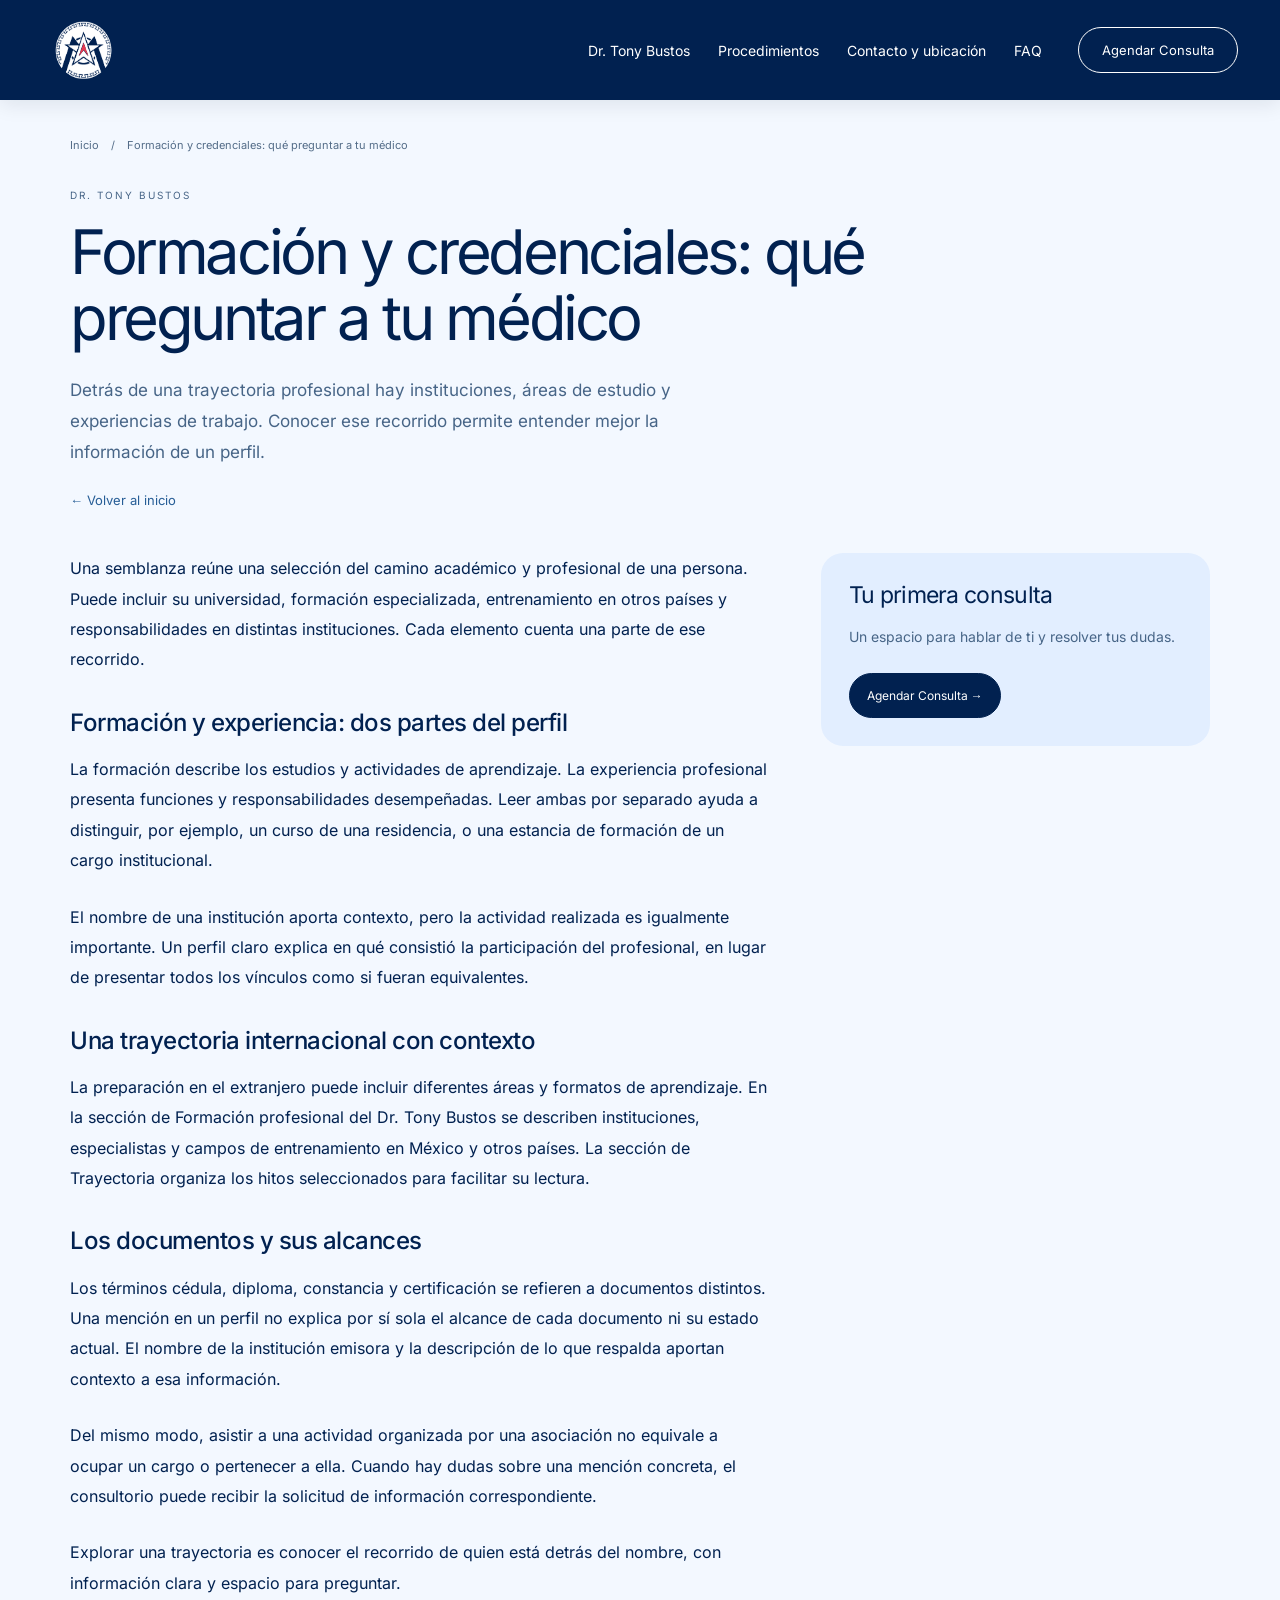
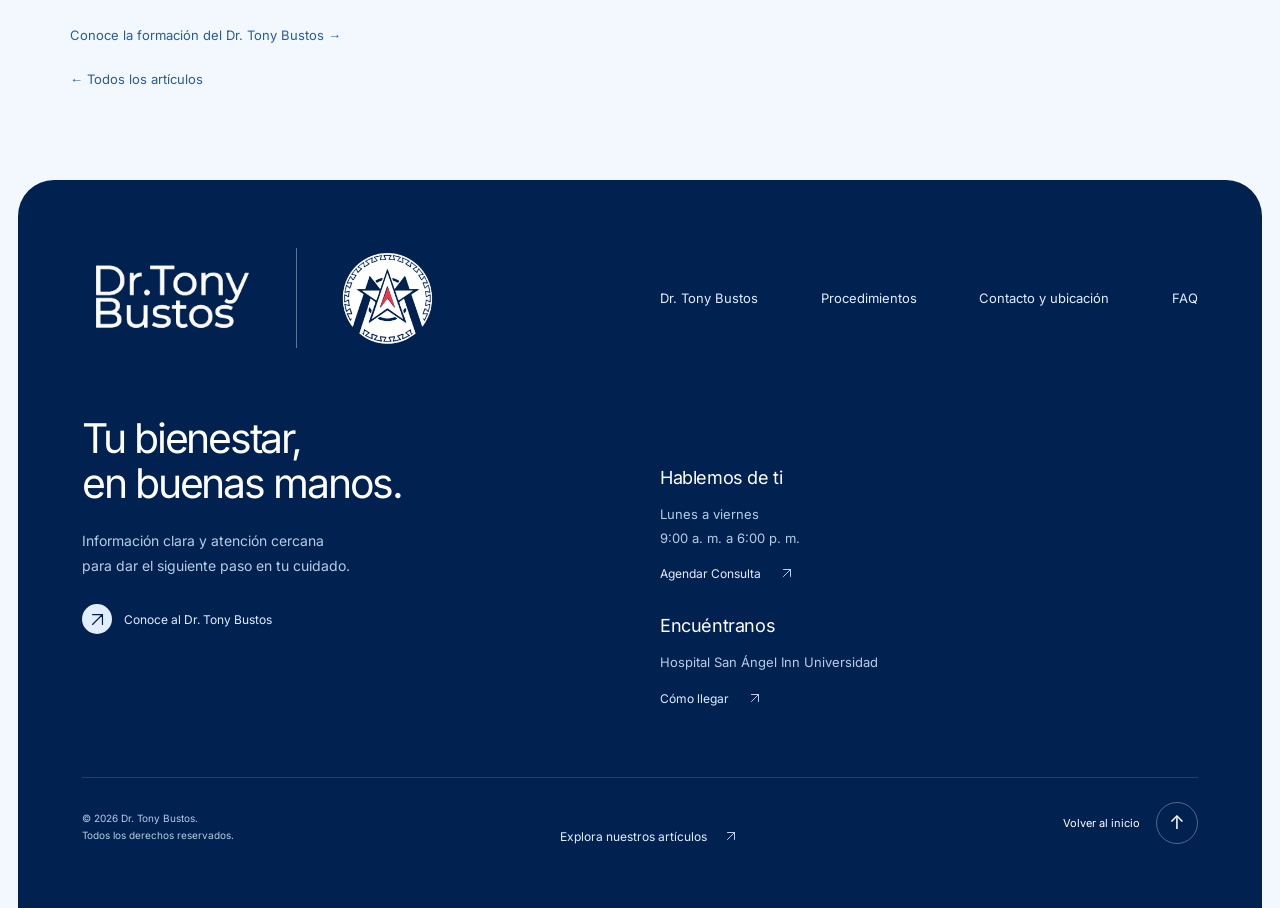
<file: articulo-credenciales.html>
<!doctype html>
<html lang="es-MX">
<head>
<meta charset="utf-8">
<meta name="viewport" content="width=device-width, initial-scale=1">
<meta name="theme-color" content="#012150">
<meta name="description" content="Conoce qué información reúne un perfil médico: preparación académica, experiencia y trayectoria internacional. Una lectura del portal del Dr. Tony Bustos.">
<title>Formación y credenciales de tu médico | Dr. Tony Bustos</title>
<link rel="icon" type="image/png" sizes="192x192" href="assets/favicon.png">
<link rel="stylesheet" href="styles.css">
<link rel="stylesheet" href="pages.css">
<script src="app.js" defer></script>
<!-- SEO:START -->
<meta name="robots" content="index, follow, max-image-preview:large">
<link rel="canonical" href="https://drtonybustos.com.mx/articulo-credenciales.html">
<link rel="sitemap" type="application/xml" href="sitemap.xml">
<meta property="og:locale" content="es_MX">
<meta property="og:site_name" content="Dr. Tony Bustos">
<meta property="og:type" content="article">
<meta property="og:title" content="Formación y credenciales de tu médico | Dr. Tony Bustos">
<meta property="og:description" content="Conoce qué información reúne un perfil médico: preparación académica, experiencia y trayectoria internacional. Una lectura del portal del Dr. Tony Bustos.">
<meta property="og:url" content="https://drtonybustos.com.mx/articulo-credenciales.html">
<meta property="og:image" content="https://drtonybustos.com.mx/assets/article-2.webp">
<meta property="og:image:alt" content="Formación y credenciales: qué preguntar a tu médico">
<meta name="twitter:card" content="summary_large_image">
<meta name="twitter:title" content="Formación y credenciales de tu médico | Dr. Tony Bustos">
<meta name="twitter:description" content="Conoce qué información reúne un perfil médico: preparación académica, experiencia y trayectoria internacional. Una lectura del portal del Dr. Tony Bustos.">
<meta name="twitter:image" content="https://drtonybustos.com.mx/assets/article-2.webp">
<meta name="twitter:image:alt" content="Formación y credenciales: qué preguntar a tu médico">
<script type="application/ld+json">{"@context":"https://schema.org","@graph":[{"@type":"WebSite","@id":"https://drtonybustos.com.mx/#website","url":"https://drtonybustos.com.mx/","name":"Dr. Tony Bustos","inLanguage":"es-MX","publisher":{"@id":"https://drtonybustos.com.mx/#doctor"}},{"@type":"WebPage","@id":"https://drtonybustos.com.mx/articulo-credenciales.html#webpage","url":"https://drtonybustos.com.mx/articulo-credenciales.html","name":"Formación y credenciales de tu médico | Dr. Tony Bustos","description":"Conoce qué información reúne un perfil médico: preparación académica, experiencia y trayectoria internacional. Una lectura del portal del Dr. Tony Bustos.","inLanguage":"es-MX","isPartOf":{"@id":"https://drtonybustos.com.mx/#website"},"breadcrumb":{"@id":"https://drtonybustos.com.mx/articulo-credenciales.html#breadcrumbs"},"mainEntity":{"@id":"https://drtonybustos.com.mx/articulo-credenciales.html#article"}},{"@type":"Person","@id":"https://drtonybustos.com.mx/#doctor","name":"Dr. Tony Bustos","url":"https://drtonybustos.com.mx/doctor.html","jobTitle":"Cirujano plástico, estético y reconstructivo","image":"https://drtonybustos.com.mx/assets/dr-tony-scrubs-embroidered.webp","telephone":"+525579468246","workLocation":{"@type":"Place","name":"Hospital San Ángel Inn Universidad"}},{"@type":"BreadcrumbList","@id":"https://drtonybustos.com.mx/articulo-credenciales.html#breadcrumbs","itemListElement":[{"@type":"ListItem","position":1,"name":"Inicio","item":"https://drtonybustos.com.mx/"},{"@type":"ListItem","position":2,"name":"Formación y credenciales: qué preguntar a tu médico","item":"https://drtonybustos.com.mx/articulo-credenciales.html"}]},{"@type":"Article","@id":"https://drtonybustos.com.mx/articulo-credenciales.html#article","headline":"Formación y credenciales: qué preguntar a tu médico","description":"Conoce qué información reúne un perfil médico: preparación académica, experiencia y trayectoria internacional. Una lectura del portal del Dr. Tony Bustos.","inLanguage":"es-MX","image":"https://drtonybustos.com.mx/assets/article-2.webp","mainEntityOfPage":{"@id":"https://drtonybustos.com.mx/articulo-credenciales.html#webpage"}}]}</script>
<!-- SEO:END -->
</head>
<body class="subpage">
<a class="skip" href="#contenido">Ir al contenido</a>
<svg class="credential-filter" aria-hidden="true" width="0" height="0" xmlns="http://www.w3.org/2000/svg">
          <defs><filter id="credential-ink" color-interpolation-filters="sRGB">
            <feColorMatrix in="SourceGraphic" type="matrix" values="0 0 0 0 0.004 0 0 0 0 0.129 0 0 0 0 0.314 -0.2126 -0.7152 -0.0722 0 1"/>
            <feComposite in2="SourceGraphic" operator="in"/>
          </filter>
          <filter id="brand-transparent" color-interpolation-filters="sRGB">
            <feColorMatrix in="SourceGraphic" type="matrix" values="0 0 0 0 1 0 0 0 0 1 0 0 0 0 1 0.25512 0.85824 0.08664 0 -0.2"/>
            <feComposite in2="SourceGraphic" operator="in"/>
          </filter></defs>
        </svg>
<header class="header">
      <a class="brand" href="index.html" aria-label="Dr. Tony Bustos, inicio"><span class="header-seal"><img class="brand-logo" src="assets/footer-tony-seal-white.webp" alt="Dr. Tony Bustos" width="462" height="388"><svg class="header-seal-arrow" viewBox="0 0 462 388" aria-hidden="true" focusable="false"><path fill="#E63950" d="M241 154 268 231 241 196 213 231Z"/></svg></span></a>
      <nav class="nav-pill" aria-label="Navegación principal">
        <a href="doctor.html">Dr. Tony Bustos</a>
        <a href="procedimientos.html">Procedimientos</a>
        <a href="index.html#contacto">Contacto y ubicación</a>
        <a href="index.html#faq">FAQ</a>
      </nav>
      <div class="header-actions">
        <a class="appointment" href="https://wa.me/5215579468246" target="_blank" rel="noopener noreferrer">Agendar Consulta</a>
        <button class="menu-button" type="button" aria-label="Abrir menú" aria-expanded="false" aria-controls="site-menu"><span></span><span></span><span></span></button>
      </div>
      <nav class="site-menu" id="site-menu" aria-label="Todas las secciones" hidden>
        <a href="index.html">Inicio</a>
        <a href="doctor.html">Dr. Tony Bustos <span><svg class="icon-arrow-up-right" viewBox="0 0 24 24" fill="none" stroke="currentColor" stroke-width="1.7" stroke-linecap="round" stroke-linejoin="round" aria-hidden="true" focusable="false"><path d="M5 19 19 5M5 5h14v14"/></svg></span></a>
        <a href="procedimientos.html">Procedimientos <span><svg class="icon-arrow-up-right" viewBox="0 0 24 24" fill="none" stroke="currentColor" stroke-width="1.7" stroke-linecap="round" stroke-linejoin="round" aria-hidden="true" focusable="false"><path d="M5 19 19 5M5 5h14v14"/></svg></span></a>
        <a href="index.html#contacto">Contacto y ubicación <span><svg class="icon-arrow-up-right" viewBox="0 0 24 24" fill="none" stroke="currentColor" stroke-width="1.7" stroke-linecap="round" stroke-linejoin="round" aria-hidden="true" focusable="false"><path d="M5 19 19 5M5 5h14v14"/></svg></span></a>
        <a href="articulos.html">Artículos <span><svg class="icon-arrow-up-right" viewBox="0 0 24 24" fill="none" stroke="currentColor" stroke-width="1.7" stroke-linecap="round" stroke-linejoin="round" aria-hidden="true" focusable="false"><path d="M5 19 19 5M5 5h14v14"/></svg></span></a>
        <a href="index.html#faq">FAQ</a>
      </nav>
    </header>
<main id="contenido" class="page-main">
<nav class="breadcrumbs" aria-label="Ruta de navegación"><a href="index.html">Inicio</a><span aria-hidden="true">/</span><span aria-current="page">Formación y credenciales: qué preguntar a tu médico</span></nav>
<header class="page-heading"><p class="eyebrow">DR. TONY BUSTOS</p><h1>Formación y credenciales: qué preguntar a tu médico</h1><p class="page-lead">Detrás de una trayectoria profesional hay instituciones, áreas de estudio y experiencias de trabajo. Conocer ese recorrido permite entender mejor la información de un perfil.</p><a class="page-text-link" href="index.html">← Volver al inicio</a></header><div class="page-content-layout"><article class="page-copy article-body"><p>Una semblanza reúne una selección del camino académico y profesional de una persona. Puede incluir su universidad, formación especializada, entrenamiento en otros países y responsabilidades en distintas instituciones. Cada elemento cuenta una parte de ese recorrido.</p>
<h2>Formación y experiencia: dos partes del perfil</h2>
<p>La formación describe los estudios y actividades de aprendizaje. La experiencia profesional presenta funciones y responsabilidades desempeñadas. Leer ambas por separado ayuda a distinguir, por ejemplo, un curso de una residencia, o una estancia de formación de un cargo institucional.</p>
<p>El nombre de una institución aporta contexto, pero la actividad realizada es igualmente importante. Un perfil claro explica en qué consistió la participación del profesional, en lugar de presentar todos los vínculos como si fueran equivalentes.</p>
<h2>Una trayectoria internacional con contexto</h2>
<p>La preparación en el extranjero puede incluir diferentes áreas y formatos de aprendizaje. En la sección de Formación profesional del Dr. Tony Bustos se describen instituciones, especialistas y campos de entrenamiento en México y otros países. La sección de Trayectoria organiza los hitos seleccionados para facilitar su lectura.</p>
<h2>Los documentos y sus alcances</h2>
<p>Los términos cédula, diploma, constancia y certificación se refieren a documentos distintos. Una mención en un perfil no explica por sí sola el alcance de cada documento ni su estado actual. El nombre de la institución emisora y la descripción de lo que respalda aportan contexto a esa información.</p>
<p>Del mismo modo, asistir a una actividad organizada por una asociación no equivale a ocupar un cargo o pertenecer a ella. Cuando hay dudas sobre una mención concreta, el consultorio puede recibir la solicitud de información correspondiente.</p>
<p>Explorar una trayectoria es conocer el recorrido de quien está detrás del nombre, con información clara y espacio para preguntar.</p>
<a class="page-text-link" href="doctor.html">Conoce la formación del Dr. Tony Bustos →</a>
<a class="page-text-link" href="articulos.html">← Todos los artículos</a></article><aside class="page-aside"><h2>Tu primera consulta</h2><p>Un espacio para hablar de ti y resolver tus dudas.</p><a class="credential-button" href="https://wa.me/5215579468246" target="_blank" rel="noopener noreferrer">Agendar Consulta →</a></aside></div>
</main>
<footer class="site-footer" aria-label="Pie de página">
    <div class="footer-panel">
      <div class="footer-top">
        <a class="brand footer-brand footer-brand-pair" href="index.html" aria-label="Dr. Tony Bustos, volver al inicio">
          <img class="footer-wordmark" src="assets/footer-tony-wordmark.webp" alt="Dr. Tony Bustos" width="255" height="111" loading="lazy">
          <span class="footer-brand-divider" aria-hidden="true"></span>
          <span class="footer-seal">
            <img src="assets/footer-tony-seal-white.webp" alt="Emblema del Dr. Tony Bustos con flecha roja" width="462" height="388" loading="lazy">
            <svg class="footer-seal-arrow" viewBox="0 0 462 388" aria-hidden="true"><path fill="#E63950" d="M241 154 268 231 241 196 213 231Z"/></svg>
          </span>
        </a>
        <nav class="footer-nav" aria-label="Navegación del pie de página">
          <a href="doctor.html">Dr. Tony Bustos</a>
          <a href="procedimientos.html">Procedimientos</a>
          <a href="index.html#contacto">Contacto y ubicación</a>
          <a href="index.html#faq">FAQ</a>
        </nav>
      </div>
      <div class="footer-body">
        <div class="footer-intro">
          <p>Tu bienestar,<br>en buenas manos.</p>
          <span>Información clara y atención cercana<br>para dar el siguiente paso en tu cuidado.</span>
          <a class="footer-about" href="doctor.html"><span aria-hidden="true"><svg class="icon-arrow-up-right" viewBox="0 0 24 24" fill="none" stroke="currentColor" stroke-width="1.7" stroke-linecap="round" stroke-linejoin="round" aria-hidden="true" focusable="false"><path d="M5 19 19 5M5 5h14v14"/></svg></span> Conoce al Dr. Tony Bustos</a>
        </div>
        <div class="footer-details">
          <div>
            <h2>Hablemos de ti</h2>
            <p>Lunes a viernes<br>9:00 a. m. a 6:00 p. m.</p>
            <a class="footer-text-link" href="https://wa.me/5215579468246" target="_blank" rel="noopener noreferrer">Agendar Consulta <span aria-hidden="true"><svg class="icon-arrow-up-right" viewBox="0 0 24 24" fill="none" stroke="currentColor" stroke-width="1.7" stroke-linecap="round" stroke-linejoin="round" aria-hidden="true" focusable="false"><path d="M5 19 19 5M5 5h14v14"/></svg></span></a>
          </div>
          <div>
            <h2>Encuéntranos</h2>
            <address>Hospital San Ángel Inn Universidad</address>
            <a class="footer-text-link" href="https://www.google.com/maps/search/?api=1&amp;query=Hospital%20San%20%C3%81ngel%20Inn%20Universidad" target="_blank" rel="noopener noreferrer">Cómo llegar <span aria-hidden="true"><svg class="icon-arrow-up-right" viewBox="0 0 24 24" fill="none" stroke="currentColor" stroke-width="1.7" stroke-linecap="round" stroke-linejoin="round" aria-hidden="true" focusable="false"><path d="M5 19 19 5M5 5h14v14"/></svg></span><span class="sr-only"> (abre Google Maps en otra pestaña)</span></a>
          </div>
        </div>
      </div>
      <div class="footer-bottom">
        <p>© <span id="footer-year">2026</span> Dr. Tony Bustos.<br>Todos los derechos reservados.</p>
        <a class="footer-articles" href="articulos.html">Explora nuestros artículos <span aria-hidden="true"><svg class="icon-arrow-up-right" viewBox="0 0 24 24" fill="none" stroke="currentColor" stroke-width="1.7" stroke-linecap="round" stroke-linejoin="round" aria-hidden="true" focusable="false"><path d="M5 19 19 5M5 5h14v14"/></svg></span></a>
        <a class="footer-top-link" href="index.html">Volver al inicio <span aria-hidden="true">↑</span></a>
      </div>
    </div>
  </footer>
</body>
</html>
</file>
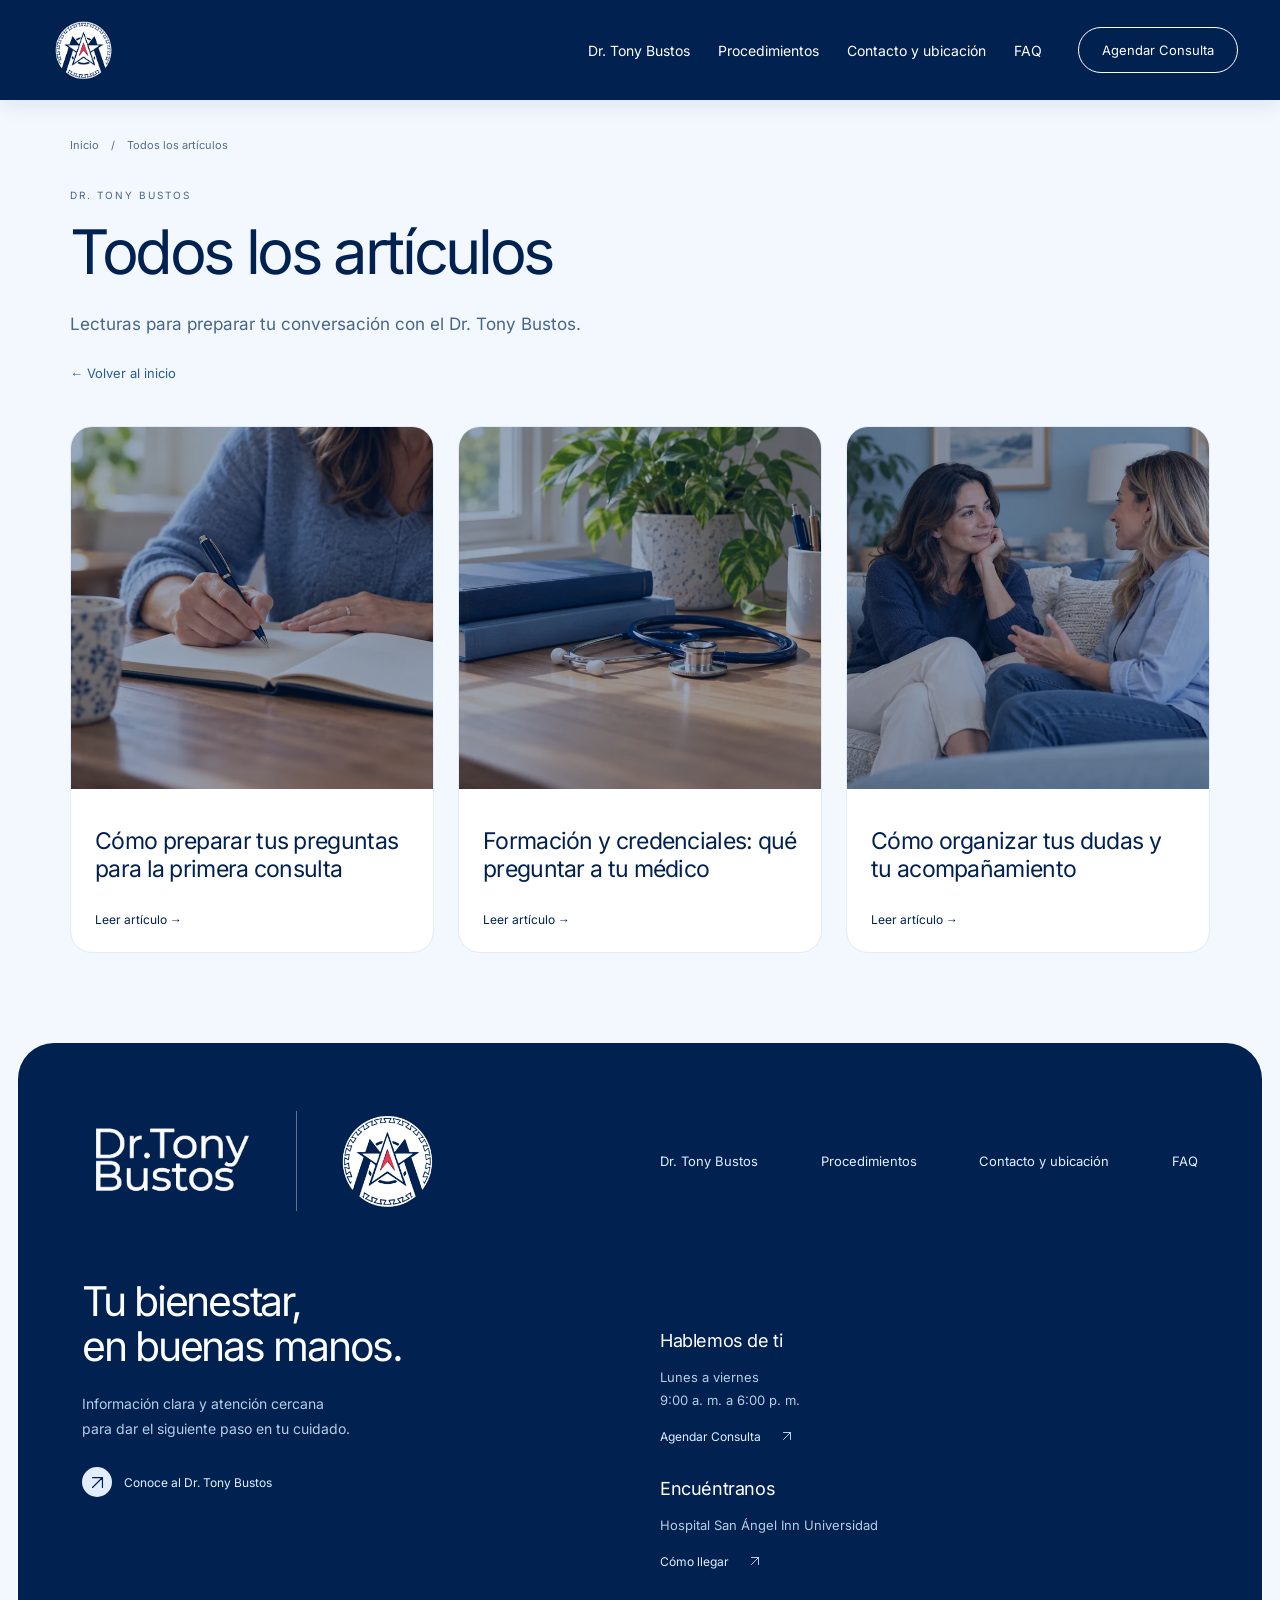
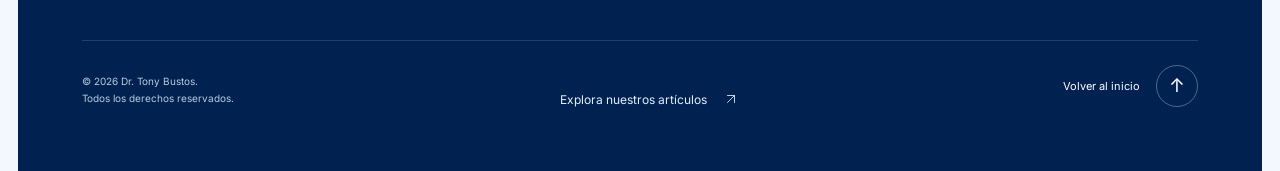
<file: articulos.html>
<!doctype html>
<html lang="es-MX">
<head>
<meta charset="utf-8">
<meta name="viewport" content="width=device-width, initial-scale=1">
<meta name="theme-color" content="#012150">
<meta name="description" content="Lecturas del portal del Dr. Tony Bustos sobre la primera consulta, formación profesional y acompañamiento. Información clara para preparar tus preguntas.">
<title>Artículos para conocer tu consulta | Dr. Tony Bustos</title>
<link rel="icon" type="image/png" sizes="192x192" href="assets/favicon.png">
<link rel="stylesheet" href="styles.css">
<link rel="stylesheet" href="pages.css">
<script src="app.js" defer></script>
<!-- SEO:START -->
<meta name="robots" content="index, follow, max-image-preview:large">
<link rel="canonical" href="https://drtonybustos.com.mx/articulos.html">
<link rel="sitemap" type="application/xml" href="sitemap.xml">
<meta property="og:locale" content="es_MX">
<meta property="og:site_name" content="Dr. Tony Bustos">
<meta property="og:type" content="website">
<meta property="og:title" content="Artículos para conocer tu consulta | Dr. Tony Bustos">
<meta property="og:description" content="Lecturas del portal del Dr. Tony Bustos sobre la primera consulta, formación profesional y acompañamiento. Información clara para preparar tus preguntas.">
<meta property="og:url" content="https://drtonybustos.com.mx/articulos.html">
<meta property="og:image" content="https://drtonybustos.com.mx/assets/dr-tony-scrubs-embroidered.webp">
<meta property="og:image:alt" content="Retrato del Dr. Tony Bustos">
<meta name="twitter:card" content="summary_large_image">
<meta name="twitter:title" content="Artículos para conocer tu consulta | Dr. Tony Bustos">
<meta name="twitter:description" content="Lecturas del portal del Dr. Tony Bustos sobre la primera consulta, formación profesional y acompañamiento. Información clara para preparar tus preguntas.">
<meta name="twitter:image" content="https://drtonybustos.com.mx/assets/dr-tony-scrubs-embroidered.webp">
<meta name="twitter:image:alt" content="Retrato del Dr. Tony Bustos">
<script type="application/ld+json">{"@context":"https://schema.org","@graph":[{"@type":"WebSite","@id":"https://drtonybustos.com.mx/#website","url":"https://drtonybustos.com.mx/","name":"Dr. Tony Bustos","inLanguage":"es-MX","publisher":{"@id":"https://drtonybustos.com.mx/#doctor"}},{"@type":"CollectionPage","@id":"https://drtonybustos.com.mx/articulos.html#webpage","url":"https://drtonybustos.com.mx/articulos.html","name":"Artículos para conocer tu consulta | Dr. Tony Bustos","description":"Lecturas del portal del Dr. Tony Bustos sobre la primera consulta, formación profesional y acompañamiento. Información clara para preparar tus preguntas.","inLanguage":"es-MX","isPartOf":{"@id":"https://drtonybustos.com.mx/#website"},"breadcrumb":{"@id":"https://drtonybustos.com.mx/articulos.html#breadcrumbs"}},{"@type":"Person","@id":"https://drtonybustos.com.mx/#doctor","name":"Dr. Tony Bustos","url":"https://drtonybustos.com.mx/doctor.html","jobTitle":"Cirujano plástico, estético y reconstructivo","image":"https://drtonybustos.com.mx/assets/dr-tony-scrubs-embroidered.webp","telephone":"+525579468246","workLocation":{"@type":"Place","name":"Hospital San Ángel Inn Universidad"}},{"@type":"BreadcrumbList","@id":"https://drtonybustos.com.mx/articulos.html#breadcrumbs","itemListElement":[{"@type":"ListItem","position":1,"name":"Inicio","item":"https://drtonybustos.com.mx/"},{"@type":"ListItem","position":2,"name":"Artículos","item":"https://drtonybustos.com.mx/articulos.html"}]}]}</script>
<!-- SEO:END -->
</head>
<body class="subpage">
<a class="skip" href="#contenido">Ir al contenido</a>
<svg class="credential-filter" aria-hidden="true" width="0" height="0" xmlns="http://www.w3.org/2000/svg">
          <defs><filter id="credential-ink" color-interpolation-filters="sRGB">
            <feColorMatrix in="SourceGraphic" type="matrix" values="0 0 0 0 0.004 0 0 0 0 0.129 0 0 0 0 0.314 -0.2126 -0.7152 -0.0722 0 1"/>
            <feComposite in2="SourceGraphic" operator="in"/>
          </filter>
          <filter id="brand-transparent" color-interpolation-filters="sRGB">
            <feColorMatrix in="SourceGraphic" type="matrix" values="0 0 0 0 1 0 0 0 0 1 0 0 0 0 1 0.25512 0.85824 0.08664 0 -0.2"/>
            <feComposite in2="SourceGraphic" operator="in"/>
          </filter></defs>
        </svg>
<header class="header">
      <a class="brand" href="index.html" aria-label="Dr. Tony Bustos, inicio"><span class="header-seal"><img class="brand-logo" src="assets/footer-tony-seal-white.webp" alt="Dr. Tony Bustos" width="462" height="388"><svg class="header-seal-arrow" viewBox="0 0 462 388" aria-hidden="true" focusable="false"><path fill="#E63950" d="M241 154 268 231 241 196 213 231Z"/></svg></span></a>
      <nav class="nav-pill" aria-label="Navegación principal">
        <a href="doctor.html">Dr. Tony Bustos</a>
        <a href="procedimientos.html">Procedimientos</a>
        <a href="index.html#contacto">Contacto y ubicación</a>
        <a href="index.html#faq">FAQ</a>
      </nav>
      <div class="header-actions">
        <a class="appointment" href="https://wa.me/5215579468246" target="_blank" rel="noopener noreferrer">Agendar Consulta</a>
        <button class="menu-button" type="button" aria-label="Abrir menú" aria-expanded="false" aria-controls="site-menu"><span></span><span></span><span></span></button>
      </div>
      <nav class="site-menu" id="site-menu" aria-label="Todas las secciones" hidden>
        <a href="index.html">Inicio</a>
        <a href="doctor.html">Dr. Tony Bustos <span><svg class="icon-arrow-up-right" viewBox="0 0 24 24" fill="none" stroke="currentColor" stroke-width="1.7" stroke-linecap="round" stroke-linejoin="round" aria-hidden="true" focusable="false"><path d="M5 19 19 5M5 5h14v14"/></svg></span></a>
        <a href="procedimientos.html">Procedimientos <span><svg class="icon-arrow-up-right" viewBox="0 0 24 24" fill="none" stroke="currentColor" stroke-width="1.7" stroke-linecap="round" stroke-linejoin="round" aria-hidden="true" focusable="false"><path d="M5 19 19 5M5 5h14v14"/></svg></span></a>
        <a href="index.html#contacto">Contacto y ubicación <span><svg class="icon-arrow-up-right" viewBox="0 0 24 24" fill="none" stroke="currentColor" stroke-width="1.7" stroke-linecap="round" stroke-linejoin="round" aria-hidden="true" focusable="false"><path d="M5 19 19 5M5 5h14v14"/></svg></span></a>
        <a href="articulos.html">Artículos <span><svg class="icon-arrow-up-right" viewBox="0 0 24 24" fill="none" stroke="currentColor" stroke-width="1.7" stroke-linecap="round" stroke-linejoin="round" aria-hidden="true" focusable="false"><path d="M5 19 19 5M5 5h14v14"/></svg></span></a>
        <a href="index.html#faq">FAQ</a>
      </nav>
    </header>
<main id="contenido" class="page-main">
<nav class="breadcrumbs" aria-label="Ruta de navegación"><a href="index.html">Inicio</a><span aria-hidden="true">/</span><span aria-current="page">Todos los artículos</span></nav>
<header class="page-heading"><p class="eyebrow">DR. TONY BUSTOS</p><h1>Todos los artículos</h1><p class="page-lead">Lecturas para preparar tu conversación con el Dr. Tony Bustos.</p><a class="page-text-link" href="index.html">← Volver al inicio</a></header><div class="page-article-grid"><a class="page-article" href="articulo-consulta.html"><span class="page-article-media"><img src="assets/article-1.webp" alt="" width="640" height="640" loading="lazy"></span><div><h2>Cómo preparar tus preguntas para la primera consulta</h2><span>Leer artículo →</span></div></a><a class="page-article" href="articulo-credenciales.html"><span class="page-article-media"><img src="assets/article-2.webp" alt="" width="640" height="640" loading="lazy"></span><div><h2>Formación y credenciales: qué preguntar a tu médico</h2><span>Leer artículo →</span></div></a><a class="page-article" href="articulo-acompanamiento.html"><span class="page-article-media"><img src="assets/article-3.webp" alt="" width="640" height="640" loading="lazy"></span><div><h2>Cómo organizar tus dudas y tu acompañamiento</h2><span>Leer artículo →</span></div></a></div>
</main>
<footer class="site-footer" aria-label="Pie de página">
    <div class="footer-panel">
      <div class="footer-top">
        <a class="brand footer-brand footer-brand-pair" href="index.html" aria-label="Dr. Tony Bustos, volver al inicio">
          <img class="footer-wordmark" src="assets/footer-tony-wordmark.webp" alt="Dr. Tony Bustos" width="255" height="111" loading="lazy">
          <span class="footer-brand-divider" aria-hidden="true"></span>
          <span class="footer-seal">
            <img src="assets/footer-tony-seal-white.webp" alt="Emblema del Dr. Tony Bustos con flecha roja" width="462" height="388" loading="lazy">
            <svg class="footer-seal-arrow" viewBox="0 0 462 388" aria-hidden="true"><path fill="#E63950" d="M241 154 268 231 241 196 213 231Z"/></svg>
          </span>
        </a>
        <nav class="footer-nav" aria-label="Navegación del pie de página">
          <a href="doctor.html">Dr. Tony Bustos</a>
          <a href="procedimientos.html">Procedimientos</a>
          <a href="index.html#contacto">Contacto y ubicación</a>
          <a href="index.html#faq">FAQ</a>
        </nav>
      </div>
      <div class="footer-body">
        <div class="footer-intro">
          <p>Tu bienestar,<br>en buenas manos.</p>
          <span>Información clara y atención cercana<br>para dar el siguiente paso en tu cuidado.</span>
          <a class="footer-about" href="doctor.html"><span aria-hidden="true"><svg class="icon-arrow-up-right" viewBox="0 0 24 24" fill="none" stroke="currentColor" stroke-width="1.7" stroke-linecap="round" stroke-linejoin="round" aria-hidden="true" focusable="false"><path d="M5 19 19 5M5 5h14v14"/></svg></span> Conoce al Dr. Tony Bustos</a>
        </div>
        <div class="footer-details">
          <div>
            <h2>Hablemos de ti</h2>
            <p>Lunes a viernes<br>9:00 a. m. a 6:00 p. m.</p>
            <a class="footer-text-link" href="https://wa.me/5215579468246" target="_blank" rel="noopener noreferrer">Agendar Consulta <span aria-hidden="true"><svg class="icon-arrow-up-right" viewBox="0 0 24 24" fill="none" stroke="currentColor" stroke-width="1.7" stroke-linecap="round" stroke-linejoin="round" aria-hidden="true" focusable="false"><path d="M5 19 19 5M5 5h14v14"/></svg></span></a>
          </div>
          <div>
            <h2>Encuéntranos</h2>
            <address>Hospital San Ángel Inn Universidad</address>
            <a class="footer-text-link" href="https://www.google.com/maps/search/?api=1&amp;query=Hospital%20San%20%C3%81ngel%20Inn%20Universidad" target="_blank" rel="noopener noreferrer">Cómo llegar <span aria-hidden="true"><svg class="icon-arrow-up-right" viewBox="0 0 24 24" fill="none" stroke="currentColor" stroke-width="1.7" stroke-linecap="round" stroke-linejoin="round" aria-hidden="true" focusable="false"><path d="M5 19 19 5M5 5h14v14"/></svg></span><span class="sr-only"> (abre Google Maps en otra pestaña)</span></a>
          </div>
        </div>
      </div>
      <div class="footer-bottom">
        <p>© <span id="footer-year">2026</span> Dr. Tony Bustos.<br>Todos los derechos reservados.</p>
        <a class="footer-articles" href="articulos.html">Explora nuestros artículos <span aria-hidden="true"><svg class="icon-arrow-up-right" viewBox="0 0 24 24" fill="none" stroke="currentColor" stroke-width="1.7" stroke-linecap="round" stroke-linejoin="round" aria-hidden="true" focusable="false"><path d="M5 19 19 5M5 5h14v14"/></svg></span></a>
        <a class="footer-top-link" href="index.html">Volver al inicio <span aria-hidden="true">↑</span></a>
      </div>
    </div>
  </footer>
</body>
</html>
</file>
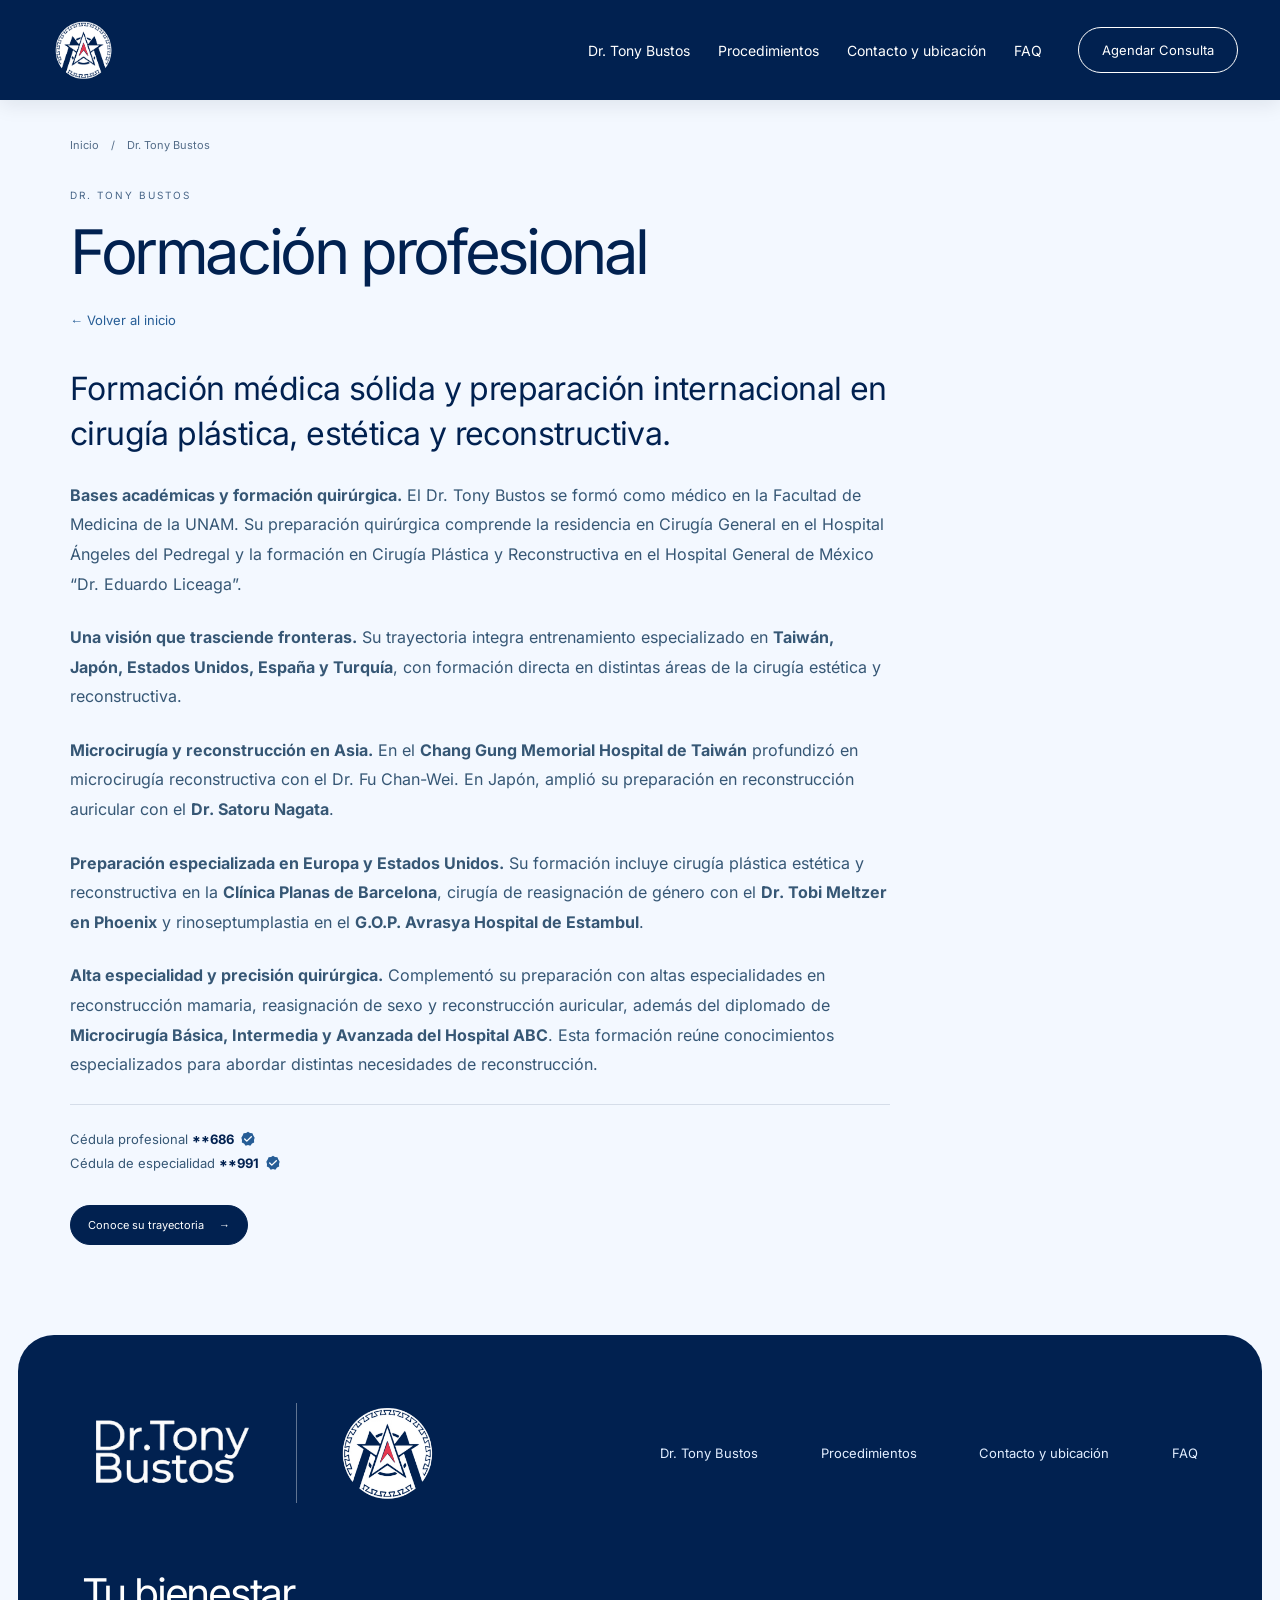
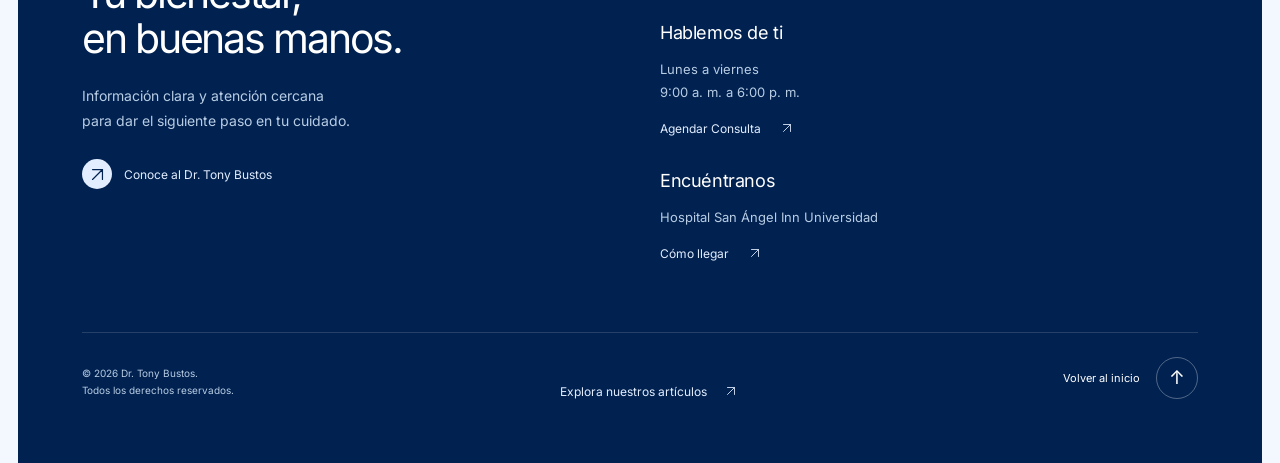
<file: doctor.html>
<!doctype html>
<html lang="es-MX">
<head>
<meta charset="utf-8">
<meta name="viewport" content="width=device-width, initial-scale=1">
<meta name="theme-color" content="#012150">
<meta name="description" content="Conoce la formación del Dr. Tony Bustos: Medicina en la UNAM y preparación internacional en cirugía plástica, estética y reconstructiva.">
<title>Formación profesional del Dr. Tony Bustos | Cirugía plástica</title>
<link rel="icon" type="image/png" sizes="192x192" href="assets/favicon.png">
<link rel="stylesheet" href="styles.css">
<link rel="stylesheet" href="pages.css">
<link rel="stylesheet" href="formation.css">

<script src="app.js" defer></script>
<!-- SEO:START -->
<meta name="robots" content="index, follow, max-image-preview:large">
<link rel="canonical" href="https://drtonybustos.com.mx/doctor.html">
<link rel="sitemap" type="application/xml" href="sitemap.xml">
<meta property="og:locale" content="es_MX">
<meta property="og:site_name" content="Dr. Tony Bustos">
<meta property="og:type" content="website">
<meta property="og:title" content="Formación profesional del Dr. Tony Bustos | Cirugía plástica">
<meta property="og:description" content="Conoce la formación del Dr. Tony Bustos: Medicina en la UNAM y preparación internacional en cirugía plástica, estética y reconstructiva.">
<meta property="og:url" content="https://drtonybustos.com.mx/doctor.html">
<meta property="og:image" content="https://drtonybustos.com.mx/assets/dr-tony-scrubs-embroidered.webp">
<meta property="og:image:alt" content="Retrato del Dr. Tony Bustos">
<meta name="twitter:card" content="summary_large_image">
<meta name="twitter:title" content="Formación profesional del Dr. Tony Bustos | Cirugía plástica">
<meta name="twitter:description" content="Conoce la formación del Dr. Tony Bustos: Medicina en la UNAM y preparación internacional en cirugía plástica, estética y reconstructiva.">
<meta name="twitter:image" content="https://drtonybustos.com.mx/assets/dr-tony-scrubs-embroidered.webp">
<meta name="twitter:image:alt" content="Retrato del Dr. Tony Bustos">
<script type="application/ld+json">{"@context":"https://schema.org","@graph":[{"@type":"WebSite","@id":"https://drtonybustos.com.mx/#website","url":"https://drtonybustos.com.mx/","name":"Dr. Tony Bustos","inLanguage":"es-MX","publisher":{"@id":"https://drtonybustos.com.mx/#doctor"}},{"@type":"AboutPage","@id":"https://drtonybustos.com.mx/doctor.html#webpage","url":"https://drtonybustos.com.mx/doctor.html","name":"Formación profesional del Dr. Tony Bustos | Cirugía plástica","description":"Conoce la formación del Dr. Tony Bustos: Medicina en la UNAM y preparación internacional en cirugía plástica, estética y reconstructiva.","inLanguage":"es-MX","isPartOf":{"@id":"https://drtonybustos.com.mx/#website"},"about":{"@id":"https://drtonybustos.com.mx/#doctor"},"mainEntity":{"@id":"https://drtonybustos.com.mx/#doctor"},"breadcrumb":{"@id":"https://drtonybustos.com.mx/doctor.html#breadcrumbs"}},{"@type":"Person","@id":"https://drtonybustos.com.mx/#doctor","name":"Dr. Tony Bustos","url":"https://drtonybustos.com.mx/doctor.html","jobTitle":"Cirujano plástico, estético y reconstructivo","image":"https://drtonybustos.com.mx/assets/dr-tony-scrubs-embroidered.webp","telephone":"+525579468246","workLocation":{"@type":"Place","name":"Hospital San Ángel Inn Universidad"}},{"@type":"BreadcrumbList","@id":"https://drtonybustos.com.mx/doctor.html#breadcrumbs","itemListElement":[{"@type":"ListItem","position":1,"name":"Inicio","item":"https://drtonybustos.com.mx/"},{"@type":"ListItem","position":2,"name":"Dr. Tony Bustos","item":"https://drtonybustos.com.mx/doctor.html"}]}]}</script>
<!-- SEO:END -->
</head>
<body class="subpage">
<a class="skip" href="#contenido">Ir al contenido</a>
<svg class="credential-filter" aria-hidden="true" width="0" height="0" xmlns="http://www.w3.org/2000/svg">
          <defs><filter id="credential-ink" color-interpolation-filters="sRGB">
            <feColorMatrix in="SourceGraphic" type="matrix" values="0 0 0 0 0.004 0 0 0 0 0.129 0 0 0 0 0.314 -0.2126 -0.7152 -0.0722 0 1"/>
            <feComposite in2="SourceGraphic" operator="in"/>
          </filter>
          <filter id="brand-transparent" color-interpolation-filters="sRGB">
            <feColorMatrix in="SourceGraphic" type="matrix" values="0 0 0 0 1 0 0 0 0 1 0 0 0 0 1 0.25512 0.85824 0.08664 0 -0.2"/>
            <feComposite in2="SourceGraphic" operator="in"/>
          </filter></defs>
        </svg>
<header class="header">
      <a class="brand" href="index.html" aria-label="Dr. Tony Bustos, inicio"><span class="header-seal"><img class="brand-logo" src="assets/footer-tony-seal-white.webp" alt="Dr. Tony Bustos" width="462" height="388"><svg class="header-seal-arrow" viewBox="0 0 462 388" aria-hidden="true" focusable="false"><path fill="#E63950" d="M241 154 268 231 241 196 213 231Z"/></svg></span></a>
      <nav class="nav-pill" aria-label="Navegación principal">
        <a href="doctor.html">Dr. Tony Bustos</a>
        <a href="procedimientos.html">Procedimientos</a>
        <a href="index.html#contacto">Contacto y ubicación</a>
        <a href="index.html#faq">FAQ</a>
      </nav>
      <div class="header-actions">
        <a class="appointment" href="https://wa.me/5215579468246" target="_blank" rel="noopener noreferrer">Agendar Consulta</a>
        <button class="menu-button" type="button" aria-label="Abrir menú" aria-expanded="false" aria-controls="site-menu"><span></span><span></span><span></span></button>
      </div>
      <nav class="site-menu" id="site-menu" aria-label="Todas las secciones" hidden>
        <a href="index.html">Inicio</a>
        <a href="doctor.html">Dr. Tony Bustos <span><svg class="icon-arrow-up-right" viewBox="0 0 24 24" fill="none" stroke="currentColor" stroke-width="1.7" stroke-linecap="round" stroke-linejoin="round" aria-hidden="true" focusable="false"><path d="M5 19 19 5M5 5h14v14"/></svg></span></a>
        <a href="procedimientos.html">Procedimientos <span><svg class="icon-arrow-up-right" viewBox="0 0 24 24" fill="none" stroke="currentColor" stroke-width="1.7" stroke-linecap="round" stroke-linejoin="round" aria-hidden="true" focusable="false"><path d="M5 19 19 5M5 5h14v14"/></svg></span></a>
        <a href="index.html#contacto">Contacto y ubicación <span><svg class="icon-arrow-up-right" viewBox="0 0 24 24" fill="none" stroke="currentColor" stroke-width="1.7" stroke-linecap="round" stroke-linejoin="round" aria-hidden="true" focusable="false"><path d="M5 19 19 5M5 5h14v14"/></svg></span></a>
        <a href="articulos.html">Artículos <span><svg class="icon-arrow-up-right" viewBox="0 0 24 24" fill="none" stroke="currentColor" stroke-width="1.7" stroke-linecap="round" stroke-linejoin="round" aria-hidden="true" focusable="false"><path d="M5 19 19 5M5 5h14v14"/></svg></span></a>
        <a href="index.html#faq">FAQ</a>
      </nav>
    </header>
<main id="contenido" class="page-main">
<nav class="breadcrumbs" aria-label="Ruta de navegación"><a href="index.html">Inicio</a><span aria-hidden="true">/</span><span aria-current="page">Dr. Tony Bustos</span></nav>
<header class="page-heading formation-heading"><p class="eyebrow">DR. TONY BUSTOS</p><h1 id="formation-title">Formación profesional</h1><a class="page-text-link" href="index.html">← Volver al inicio</a></header>
<div class="formation-layout"><article class="formation-biography" aria-label="Semblanza de formación profesional"><p class="formation-intro">Formación médica sólida y preparación internacional en cirugía plástica, estética y reconstructiva.</p>
<p><strong>Bases académicas y formación quirúrgica.</strong> El Dr. Tony Bustos se formó como médico en la Facultad de Medicina de la UNAM. Su preparación quirúrgica comprende la residencia en Cirugía General en el Hospital Ángeles del Pedregal y la formación en Cirugía Plástica y Reconstructiva en el Hospital General de México “Dr. Eduardo Liceaga”.</p>
<p><strong>Una visión que trasciende fronteras.</strong> Su trayectoria integra entrenamiento especializado en <strong>Taiwán, Japón, Estados Unidos, España y Turquía</strong>, con formación directa en distintas áreas de la cirugía estética y reconstructiva.</p>
<p><strong>Microcirugía y reconstrucción en Asia.</strong> En el <strong>Chang Gung Memorial Hospital de Taiwán</strong> profundizó en microcirugía reconstructiva con el Dr. Fu Chan-Wei. En Japón, amplió su preparación en reconstrucción auricular con el <strong>Dr. Satoru Nagata</strong>.</p>
<p><strong>Preparación especializada en Europa y Estados Unidos.</strong> Su formación incluye cirugía plástica estética y reconstructiva en la <strong>Clínica Planas de Barcelona</strong>, cirugía de reasignación de género con el <strong>Dr. Tobi Meltzer en Phoenix</strong> y rinoseptumplastia en el <strong>G.O.P. Avrasya Hospital de Estambul</strong>.</p>
<p><strong>Alta especialidad y precisión quirúrgica.</strong> Complementó su preparación con altas especialidades en reconstrucción mamaria, reasignación de sexo y reconstrucción auricular, además del diplomado de <strong>Microcirugía Básica, Intermedia y Avanzada del Hospital ABC</strong>. Esta formación reúne conocimientos especializados para abordar distintas necesidades de reconstrucción.</p>
<p class="formation-registration">Cédula profesional <strong>**686<img class="credential-verified" src="assets/credential-verified.svg" alt="Verificado" width="16" height="16"></strong><br>Cédula de especialidad <strong>**991<img class="credential-verified" src="assets/credential-verified.svg" alt="Verificado" width="16" height="16"></strong></p><a class="credential-button" href="trayectoria.html">Conoce su trayectoria <span aria-hidden="true">→</span></a></article>
</div>
</main>
<footer class="site-footer" aria-label="Pie de página">
    <div class="footer-panel">
      <div class="footer-top">
        <a class="brand footer-brand footer-brand-pair" href="index.html" aria-label="Dr. Tony Bustos, volver al inicio">
          <img class="footer-wordmark" src="assets/footer-tony-wordmark.webp" alt="Dr. Tony Bustos" width="255" height="111" loading="lazy">
          <span class="footer-brand-divider" aria-hidden="true"></span>
          <span class="footer-seal">
            <img src="assets/footer-tony-seal-white.webp" alt="Emblema del Dr. Tony Bustos con flecha roja" width="462" height="388" loading="lazy">
            <svg class="footer-seal-arrow" viewBox="0 0 462 388" aria-hidden="true"><path fill="#E63950" d="M241 154 268 231 241 196 213 231Z"/></svg>
          </span>
        </a>
        <nav class="footer-nav" aria-label="Navegación del pie de página">
          <a href="doctor.html">Dr. Tony Bustos</a>
          <a href="procedimientos.html">Procedimientos</a>
          <a href="index.html#contacto">Contacto y ubicación</a>
          <a href="index.html#faq">FAQ</a>
        </nav>
      </div>
      <div class="footer-body">
        <div class="footer-intro">
          <p>Tu bienestar,<br>en buenas manos.</p>
          <span>Información clara y atención cercana<br>para dar el siguiente paso en tu cuidado.</span>
          <a class="footer-about" href="doctor.html"><span aria-hidden="true"><svg class="icon-arrow-up-right" viewBox="0 0 24 24" fill="none" stroke="currentColor" stroke-width="1.7" stroke-linecap="round" stroke-linejoin="round" aria-hidden="true" focusable="false"><path d="M5 19 19 5M5 5h14v14"/></svg></span> Conoce al Dr. Tony Bustos</a>
        </div>
        <div class="footer-details">
          <div>
            <h2>Hablemos de ti</h2>
            <p>Lunes a viernes<br>9:00 a. m. a 6:00 p. m.</p>
            <a class="footer-text-link" href="https://wa.me/5215579468246" target="_blank" rel="noopener noreferrer">Agendar Consulta <span aria-hidden="true"><svg class="icon-arrow-up-right" viewBox="0 0 24 24" fill="none" stroke="currentColor" stroke-width="1.7" stroke-linecap="round" stroke-linejoin="round" aria-hidden="true" focusable="false"><path d="M5 19 19 5M5 5h14v14"/></svg></span></a>
          </div>
          <div>
            <h2>Encuéntranos</h2>
            <address>Hospital San Ángel Inn Universidad</address>
            <a class="footer-text-link" href="https://www.google.com/maps/search/?api=1&amp;query=Hospital%20San%20%C3%81ngel%20Inn%20Universidad" target="_blank" rel="noopener noreferrer">Cómo llegar <span aria-hidden="true"><svg class="icon-arrow-up-right" viewBox="0 0 24 24" fill="none" stroke="currentColor" stroke-width="1.7" stroke-linecap="round" stroke-linejoin="round" aria-hidden="true" focusable="false"><path d="M5 19 19 5M5 5h14v14"/></svg></span><span class="sr-only"> (abre Google Maps en otra pestaña)</span></a>
          </div>
        </div>
      </div>
      <div class="footer-bottom">
        <p>© <span id="footer-year">2026</span> Dr. Tony Bustos.<br>Todos los derechos reservados.</p>
        <a class="footer-articles" href="articulos.html">Explora nuestros artículos <span aria-hidden="true"><svg class="icon-arrow-up-right" viewBox="0 0 24 24" fill="none" stroke="currentColor" stroke-width="1.7" stroke-linecap="round" stroke-linejoin="round" aria-hidden="true" focusable="false"><path d="M5 19 19 5M5 5h14v14"/></svg></span></a>
        <a class="footer-top-link" href="index.html">Volver al inicio <span aria-hidden="true">↑</span></a>
      </div>
    </div>
  </footer>
</body>
</html>
</file>
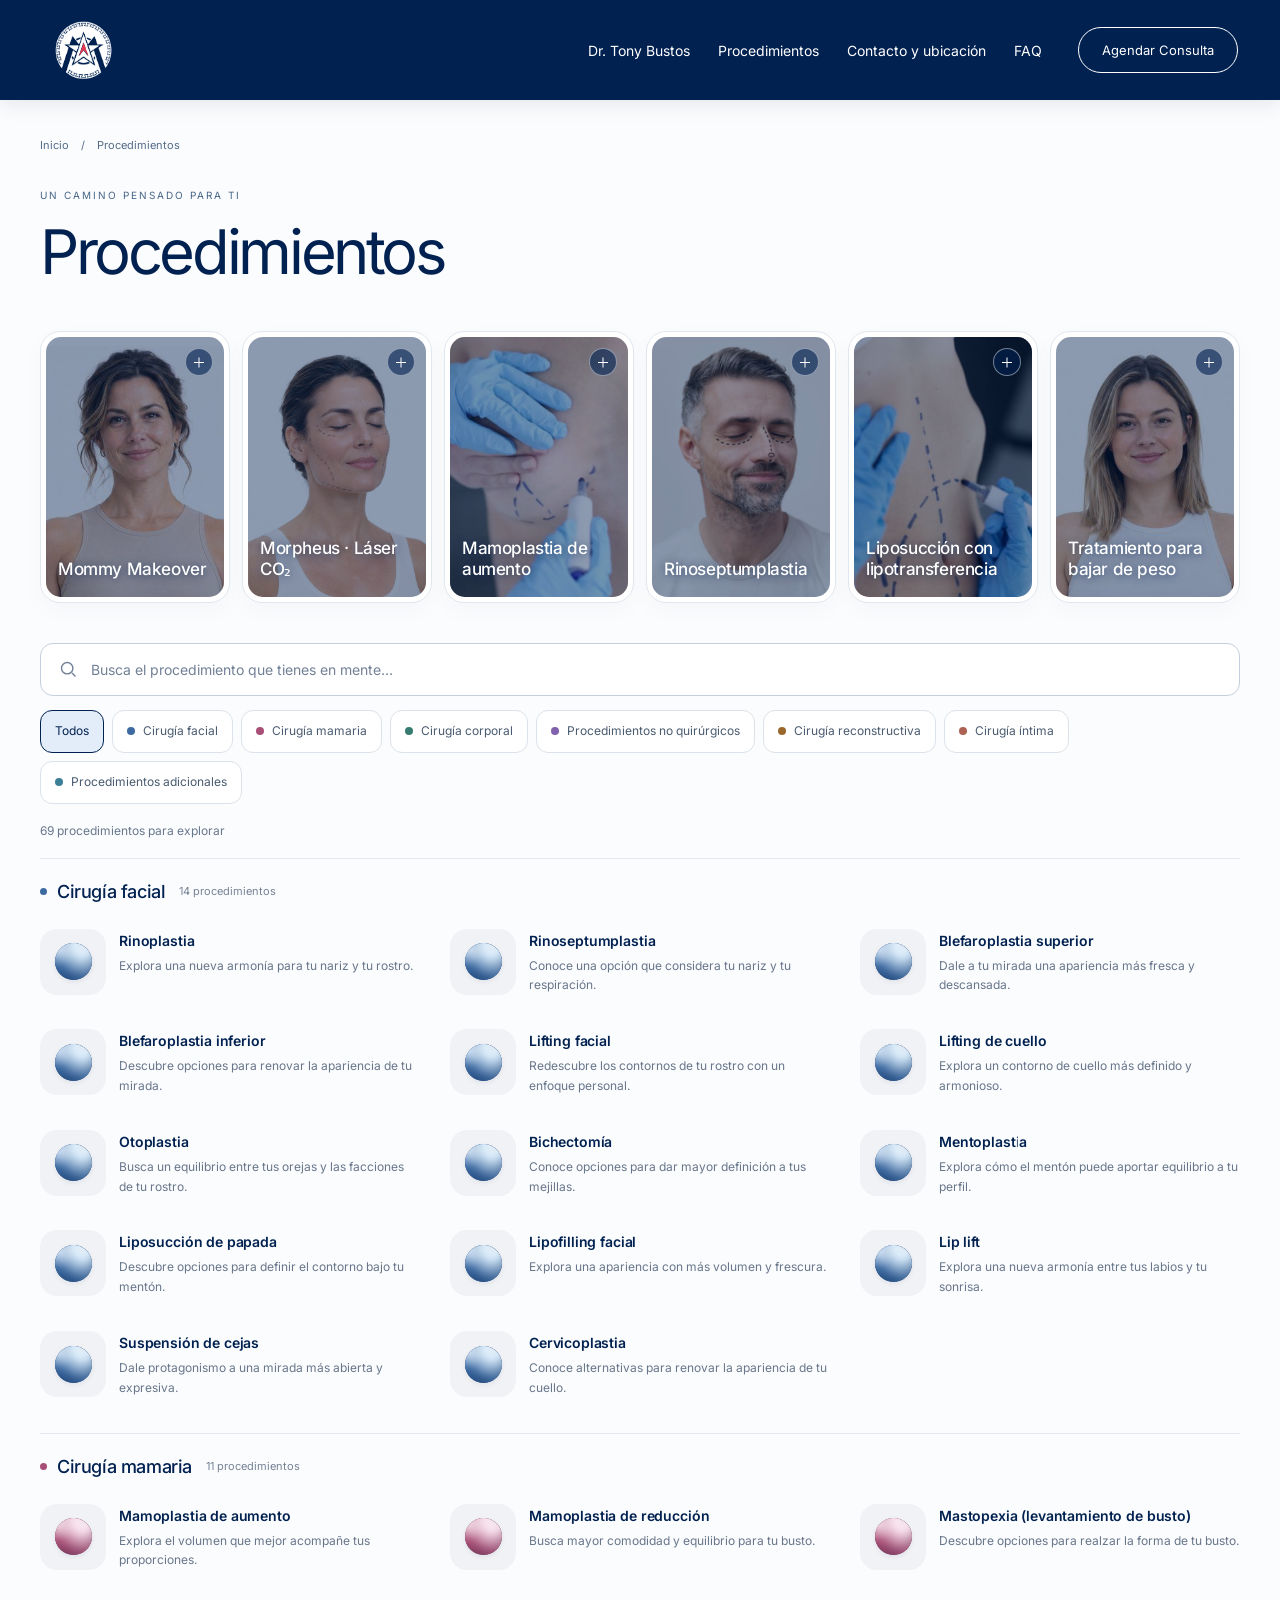
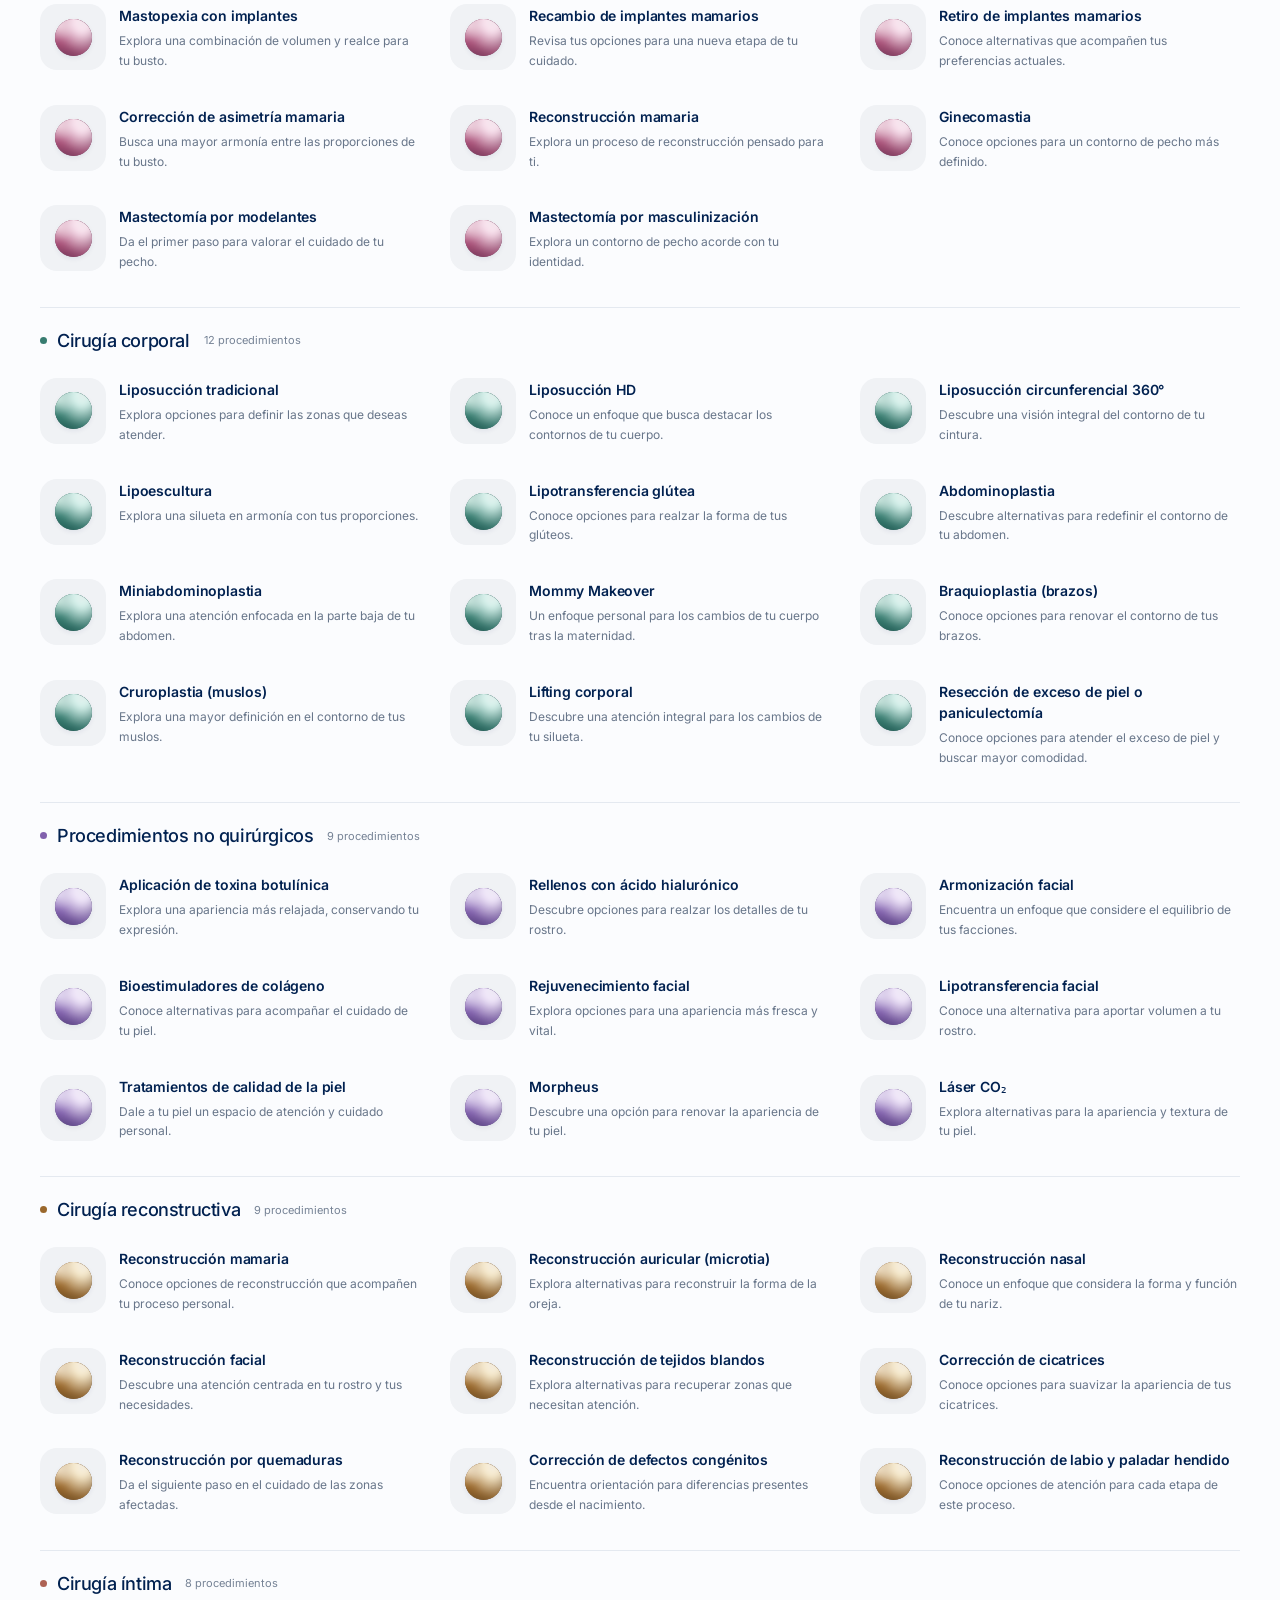
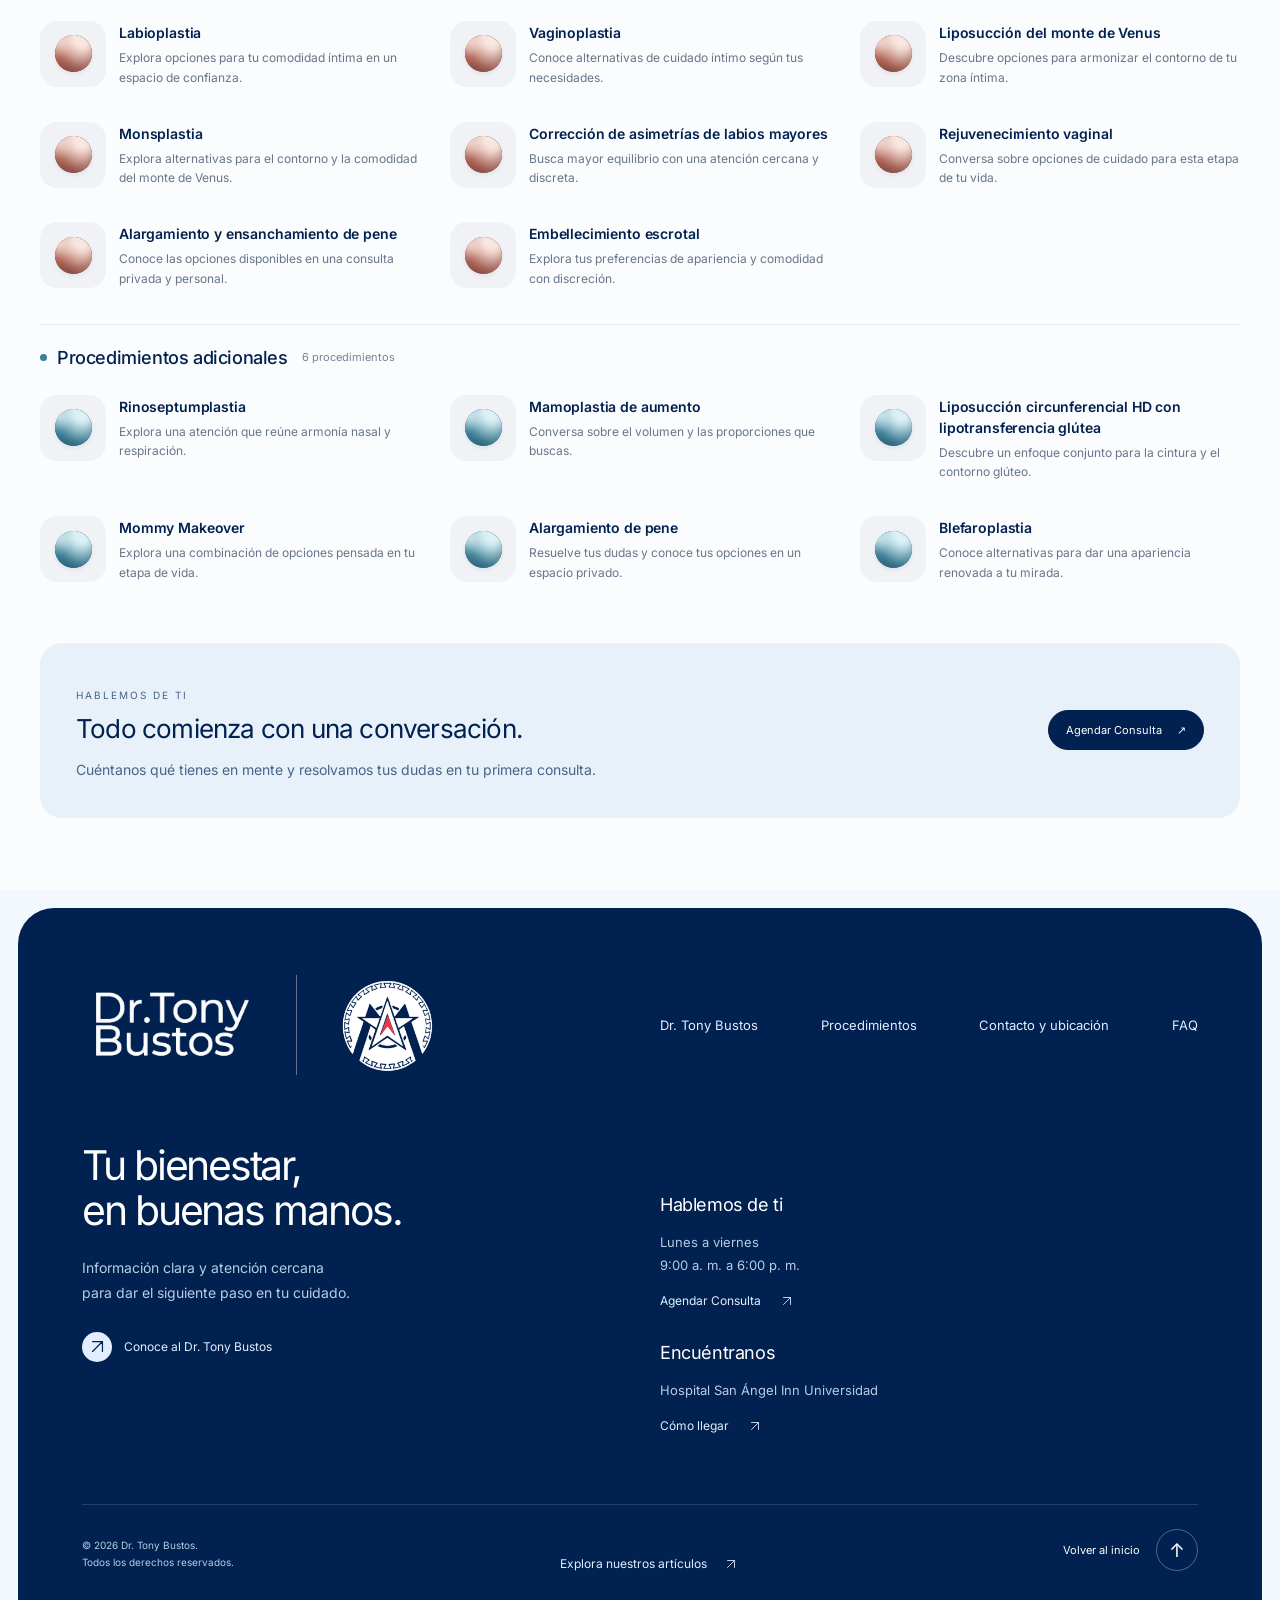
<file: procedimientos.html>
<!doctype html>
<html lang="es-MX">
<head>
<meta charset="utf-8">
<meta name="viewport" content="width=device-width, initial-scale=1">
<meta name="theme-color" content="#012150">
<meta name="description" content="Explora los procedimientos del Dr. Tony Bustos: rinoplastia, mamoplastia, liposucción, Mommy Makeover y opciones no quirúrgicas. Conoce más y agenda una consulta.">
<title>Procedimientos de cirugía plástica | Dr. Tony Bustos</title>
<link rel="icon" type="image/png" sizes="192x192" href="assets/favicon.png">
<link rel="stylesheet" href="styles.css">
<link rel="stylesheet" href="pages.css">
<link rel="stylesheet" href="procedimientos.css">
<script src="procedimientos.js" defer></script>
<script src="app.js" defer></script>
<!-- SEO:START -->
<meta name="robots" content="index, follow, max-image-preview:large">
<link rel="canonical" href="https://drtonybustos.com.mx/procedimientos.html">
<link rel="sitemap" type="application/xml" href="sitemap.xml">
<meta property="og:locale" content="es_MX">
<meta property="og:site_name" content="Dr. Tony Bustos">
<meta property="og:type" content="website">
<meta property="og:title" content="Procedimientos de cirugía plástica | Dr. Tony Bustos">
<meta property="og:description" content="Explora los procedimientos del Dr. Tony Bustos: rinoplastia, mamoplastia, liposucción, Mommy Makeover y opciones no quirúrgicas. Conoce más y agenda una consulta.">
<meta property="og:url" content="https://drtonybustos.com.mx/procedimientos.html">
<meta property="og:image" content="https://drtonybustos.com.mx/assets/dr-tony-scrubs-embroidered.webp">
<meta property="og:image:alt" content="Retrato del Dr. Tony Bustos">
<meta name="twitter:card" content="summary_large_image">
<meta name="twitter:title" content="Procedimientos de cirugía plástica | Dr. Tony Bustos">
<meta name="twitter:description" content="Explora los procedimientos del Dr. Tony Bustos: rinoplastia, mamoplastia, liposucción, Mommy Makeover y opciones no quirúrgicas. Conoce más y agenda una consulta.">
<meta name="twitter:image" content="https://drtonybustos.com.mx/assets/dr-tony-scrubs-embroidered.webp">
<meta name="twitter:image:alt" content="Retrato del Dr. Tony Bustos">
<script type="application/ld+json">{"@context":"https://schema.org","@graph":[{"@type":"WebSite","@id":"https://drtonybustos.com.mx/#website","url":"https://drtonybustos.com.mx/","name":"Dr. Tony Bustos","inLanguage":"es-MX","publisher":{"@id":"https://drtonybustos.com.mx/#doctor"}},{"@type":"CollectionPage","@id":"https://drtonybustos.com.mx/procedimientos.html#webpage","url":"https://drtonybustos.com.mx/procedimientos.html","name":"Procedimientos de cirugía plástica | Dr. Tony Bustos","description":"Explora los procedimientos del Dr. Tony Bustos: rinoplastia, mamoplastia, liposucción, Mommy Makeover y opciones no quirúrgicas. Conoce más y agenda una consulta.","inLanguage":"es-MX","isPartOf":{"@id":"https://drtonybustos.com.mx/#website"},"breadcrumb":{"@id":"https://drtonybustos.com.mx/procedimientos.html#breadcrumbs"}},{"@type":"Person","@id":"https://drtonybustos.com.mx/#doctor","name":"Dr. Tony Bustos","url":"https://drtonybustos.com.mx/doctor.html","jobTitle":"Cirujano plástico, estético y reconstructivo","image":"https://drtonybustos.com.mx/assets/dr-tony-scrubs-embroidered.webp","telephone":"+525579468246","workLocation":{"@type":"Place","name":"Hospital San Ángel Inn Universidad"}},{"@type":"BreadcrumbList","@id":"https://drtonybustos.com.mx/procedimientos.html#breadcrumbs","itemListElement":[{"@type":"ListItem","position":1,"name":"Inicio","item":"https://drtonybustos.com.mx/"},{"@type":"ListItem","position":2,"name":"Procedimientos","item":"https://drtonybustos.com.mx/procedimientos.html"}]}]}</script>
<!-- SEO:END -->
</head>
<body class="subpage procedures-page">
<a class="skip" href="#contenido">Ir al contenido</a>
<svg class="credential-filter" aria-hidden="true" width="0" height="0" xmlns="http://www.w3.org/2000/svg">
          <defs><filter id="credential-ink" color-interpolation-filters="sRGB">
            <feColorMatrix in="SourceGraphic" type="matrix" values="0 0 0 0 0.004 0 0 0 0 0.129 0 0 0 0 0.314 -0.2126 -0.7152 -0.0722 0 1"/>
            <feComposite in2="SourceGraphic" operator="in"/>
          </filter>
          <filter id="brand-transparent" color-interpolation-filters="sRGB">
            <feColorMatrix in="SourceGraphic" type="matrix" values="0 0 0 0 1 0 0 0 0 1 0 0 0 0 1 0.25512 0.85824 0.08664 0 -0.2"/>
            <feComposite in2="SourceGraphic" operator="in"/>
          </filter></defs>
        </svg>
<header class="header">
      <a class="brand" href="index.html" aria-label="Dr. Tony Bustos, inicio"><span class="header-seal"><img class="brand-logo" src="assets/footer-tony-seal-white.webp" alt="Dr. Tony Bustos" width="462" height="388"><svg class="header-seal-arrow" viewBox="0 0 462 388" aria-hidden="true" focusable="false"><path fill="#E63950" d="M241 154 268 231 241 196 213 231Z"/></svg></span></a>
      <nav class="nav-pill" aria-label="Navegación principal">
        <a href="doctor.html">Dr. Tony Bustos</a>
        <a href="procedimientos.html">Procedimientos</a>
        <a href="index.html#contacto">Contacto y ubicación</a>
        <a href="index.html#faq">FAQ</a>
      </nav>
      <div class="header-actions">
        <a class="appointment" href="https://wa.me/5215579468246" target="_blank" rel="noopener noreferrer">Agendar Consulta</a>
        <button class="menu-button" type="button" aria-label="Abrir menú" aria-expanded="false" aria-controls="site-menu"><span></span><span></span><span></span></button>
      </div>
      <nav class="site-menu" id="site-menu" aria-label="Todas las secciones" hidden>
        <a href="index.html">Inicio</a>
        <a href="doctor.html">Dr. Tony Bustos <span><svg class="icon-arrow-up-right" viewBox="0 0 24 24" fill="none" stroke="currentColor" stroke-width="1.7" stroke-linecap="round" stroke-linejoin="round" aria-hidden="true" focusable="false"><path d="M5 19 19 5M5 5h14v14"/></svg></span></a>
        <a href="procedimientos.html">Procedimientos <span><svg class="icon-arrow-up-right" viewBox="0 0 24 24" fill="none" stroke="currentColor" stroke-width="1.7" stroke-linecap="round" stroke-linejoin="round" aria-hidden="true" focusable="false"><path d="M5 19 19 5M5 5h14v14"/></svg></span></a>
        <a href="index.html#contacto">Contacto y ubicación <span><svg class="icon-arrow-up-right" viewBox="0 0 24 24" fill="none" stroke="currentColor" stroke-width="1.7" stroke-linecap="round" stroke-linejoin="round" aria-hidden="true" focusable="false"><path d="M5 19 19 5M5 5h14v14"/></svg></span></a>
        <a href="articulos.html">Artículos <span><svg class="icon-arrow-up-right" viewBox="0 0 24 24" fill="none" stroke="currentColor" stroke-width="1.7" stroke-linecap="round" stroke-linejoin="round" aria-hidden="true" focusable="false"><path d="M5 19 19 5M5 5h14v14"/></svg></span></a>
        <a href="index.html#faq">FAQ</a>
      </nav>
    </header>
<main id="contenido" class="page-main">
<nav class="breadcrumbs" aria-label="Ruta de navegación"><a href="index.html">Inicio</a><span aria-hidden="true">/</span><span aria-current="page">Procedimientos</span></nav>
<header class="page-heading"><p class="eyebrow">UN CAMINO PENSADO PARA TI</p><h1>Procedimientos</h1></header>
<section class="featured-procedures" aria-label="Procedimientos principales"><div class="featured-grid"><details class="featured-procedure" name="featured-procedures" id="mommy-makeover">
  <summary><span class="featured-photo"><picture><source media="(max-width: 600px)" srcset="assets/mommy-makeover-mobile.jpg 1x, assets/mommy-makeover-optimized.jpg 1.5x"><img src="assets/mommy-makeover-optimized.jpg" alt="" width="540" height="810" loading="eager" decoding="async" fetchpriority="high"></picture></span><span class="featured-caption"><h3>Mommy Makeover</h3></span><span class="featured-toggle" aria-hidden="true"></span></summary>
  <div class="featured-info"><p>Un espacio para ti y para los cambios de tu cuerpo después de la maternidad. Exploremos juntos tus opciones.</p><a class="featured-whatsapp" href="https://wa.me/5215579468246?text=Hola%2C%20estoy%20comunic%C3%A1ndome%20con%20el%20Dr.%20Tony%20Bustos%2C%20acerca%20del%20procedimiento%20Mommy%20Makeover." target="_blank" rel="noopener noreferrer" aria-label="Consultar por WhatsApp sobre Mommy Makeover (abre una pestaña nueva)">Consultar por WhatsApp <svg viewBox="0 0 24 24" fill="none" stroke="currentColor" stroke-width="1.7" aria-hidden="true"><path d="M5 19 19 5M5 5h14v14"/></svg></a></div>
  </details>
<details class="featured-procedure" name="featured-procedures" id="morpheus-co2">
  <summary><span class="featured-photo"><picture><source media="(max-width: 600px)" srcset="assets/morpheus-co2-mobile.jpg 1x, assets/morpheus-co2-optimized.jpg 1.5x"><img src="assets/morpheus-co2-optimized.jpg" alt="" width="540" height="810" loading="lazy" decoding="async"></picture></span><span class="featured-caption"><h3>Morpheus · Láser CO₂</h3></span><span class="featured-toggle" aria-hidden="true"></span></summary>
  <div class="featured-info"><p>Dale un nuevo momento de cuidado a tu piel. Conoce estas opciones y descubre cuál se adapta a lo que buscas.</p><a class="featured-whatsapp" href="https://wa.me/5215579468246?text=Hola%2C%20estoy%20comunic%C3%A1ndome%20con%20el%20Dr.%20Tony%20Bustos%2C%20acerca%20del%20procedimiento%20Morpheus%20%C2%B7%20L%C3%A1ser%20CO%E2%82%82." target="_blank" rel="noopener noreferrer" aria-label="Consultar por WhatsApp sobre Morpheus · Láser CO₂ (abre una pestaña nueva)">Consultar por WhatsApp <svg viewBox="0 0 24 24" fill="none" stroke="currentColor" stroke-width="1.7" aria-hidden="true"><path d="M5 19 19 5M5 5h14v14"/></svg></a></div>
  </details>
<details class="featured-procedure" name="featured-procedures" id="aumento-mamario">
  <summary><span class="featured-photo"><picture><source media="(max-width: 600px)" srcset="assets/aumento-mamario-mobile.jpg"><img src="assets/aumento-mamario-optimized.jpg" alt="" width="360" height="540" loading="lazy" decoding="async"></picture><video class="featured-video" data-desktop="assets/procedure-mamoplastia-desktop.mp4" data-mobile="assets/procedure-mamoplastia-mobile.mp4" muted loop playsinline preload="none" aria-hidden="true"></video></span><span class="featured-caption"><h3>Mamoplastia de aumento</h3></span><span class="featured-toggle" aria-hidden="true"></span></summary>
  <div class="featured-info"><p>Explora el volumen y las proporciones que van contigo, con una atención que escucha tus preferencias.</p><a class="featured-whatsapp" href="https://wa.me/5215579468246?text=Hola%2C%20estoy%20comunic%C3%A1ndome%20con%20el%20Dr.%20Tony%20Bustos%2C%20acerca%20del%20procedimiento%20Mamoplastia%20de%20aumento." target="_blank" rel="noopener noreferrer" aria-label="Consultar por WhatsApp sobre Mamoplastia de aumento (abre una pestaña nueva)">Consultar por WhatsApp <svg viewBox="0 0 24 24" fill="none" stroke="currentColor" stroke-width="1.7" aria-hidden="true"><path d="M5 19 19 5M5 5h14v14"/></svg></a></div>
  </details>
<details class="featured-procedure" name="featured-procedures" id="rinoseptumplastia">
  <summary><span class="featured-photo"><picture><source media="(max-width: 600px)" srcset="assets/rinoseptumplastia-mobile.jpg 1x, assets/rinoseptumplastia-optimized.jpg 1.5x"><img src="assets/rinoseptumplastia-optimized.jpg" alt="" width="900" height="600" loading="lazy" decoding="async"></picture></span><span class="featured-caption"><h3>Rinoseptumplastia</h3></span><span class="featured-toggle" aria-hidden="true"></span></summary>
  <div class="featured-info"><p>Hablemos de la armonía de tu nariz y de tu respiración, con un enfoque pensado para tus necesidades.</p><a class="featured-whatsapp" href="https://wa.me/5215579468246?text=Hola%2C%20estoy%20comunic%C3%A1ndome%20con%20el%20Dr.%20Tony%20Bustos%2C%20acerca%20del%20procedimiento%20Rinoseptumplastia." target="_blank" rel="noopener noreferrer" aria-label="Consultar por WhatsApp sobre Rinoseptumplastia (abre una pestaña nueva)">Consultar por WhatsApp <svg viewBox="0 0 24 24" fill="none" stroke="currentColor" stroke-width="1.7" aria-hidden="true"><path d="M5 19 19 5M5 5h14v14"/></svg></a></div>
  </details>
<details class="featured-procedure" name="featured-procedures" id="liposuccion-lipotransferencia">
  <summary><span class="featured-photo"><picture><source media="(max-width: 600px)" srcset="assets/liposuccion-lipotransferencia-mobile.jpg"><img src="assets/liposuccion-lipotransferencia-optimized.jpg" alt="" width="360" height="540" loading="lazy" decoding="async"></picture><video class="featured-video" data-desktop="assets/procedure-liposuccion-desktop.mp4?v=2" data-mobile="assets/procedure-liposuccion-mobile.mp4?v=2" muted loop playsinline preload="none" aria-hidden="true"></video></span><span class="featured-caption"><h3>Liposucción con lipotransferencia</h3></span><span class="featured-toggle" aria-hidden="true"></span></summary>
  <div class="featured-info"><p>Descubre opciones para definir tu silueta y realzar tus proporciones de una forma personal.</p><a class="featured-whatsapp" href="https://wa.me/5215579468246?text=Hola%2C%20estoy%20comunic%C3%A1ndome%20con%20el%20Dr.%20Tony%20Bustos%2C%20acerca%20del%20procedimiento%20Liposucci%C3%B3n%20con%20lipotransferencia." target="_blank" rel="noopener noreferrer" aria-label="Consultar por WhatsApp sobre Liposucción con lipotransferencia (abre una pestaña nueva)">Consultar por WhatsApp <svg viewBox="0 0 24 24" fill="none" stroke="currentColor" stroke-width="1.7" aria-hidden="true"><path d="M5 19 19 5M5 5h14v14"/></svg></a></div>
  </details>
<details class="featured-procedure" name="featured-procedures" id="control-peso">
  <summary><span class="featured-photo"><picture><source media="(max-width: 600px)" srcset="assets/control-peso-mobile.jpg 1x, assets/control-peso-optimized.jpg 1.5x"><img src="assets/control-peso-optimized.jpg" alt="" width="540" height="810" loading="lazy" decoding="async"></picture></span><span class="featured-caption"><h3>Tratamiento para bajar de peso</h3></span><span class="featured-toggle" aria-hidden="true"></span></summary>
  <div class="featured-info"><p>Da el primer paso hacia tus objetivos de bienestar. Conoce las opciones y el acompañamiento adecuado para ti.</p><a class="featured-whatsapp" href="https://wa.me/5215579468246?text=Hola%2C%20estoy%20comunic%C3%A1ndome%20con%20el%20Dr.%20Tony%20Bustos%2C%20acerca%20del%20procedimiento%20Tratamiento%20para%20bajar%20de%20peso." target="_blank" rel="noopener noreferrer" aria-label="Consultar por WhatsApp sobre Tratamiento para bajar de peso (abre una pestaña nueva)">Consultar por WhatsApp <svg viewBox="0 0 24 24" fill="none" stroke="currentColor" stroke-width="1.7" aria-hidden="true"><path d="M5 19 19 5M5 5h14v14"/></svg></a></div>
  </details></div></section>
<section class="procedure-catalog" aria-label="Catálogo de procedimientos">
<div class="catalog-tools" hidden>
<div class="catalog-search-row"><label class="procedure-search"><svg viewBox="0 0 24 24" fill="none" stroke="currentColor" stroke-width="1.6" aria-hidden="true"><circle cx="10.5" cy="10.5" r="6.5"/><path d="m16 16 4 4"/></svg><span class="sr-only">Buscar procedimientos</span><input id="procedure-search" type="search" placeholder="Busca el procedimiento que tienes en mente…" autocomplete="off"></label></div>
<div class="category-filters" role="group" aria-label="Filtrar por categoría"><button type="button" class="category-filter" data-category="all" aria-pressed="true">Todos</button><button type="button" class="category-filter" data-category="facial" aria-pressed="false"><span class="category-dot" aria-hidden="true"></span>Cirugía facial</button><button type="button" class="category-filter" data-category="mamaria" aria-pressed="false"><span class="category-dot" aria-hidden="true"></span>Cirugía mamaria</button><button type="button" class="category-filter" data-category="corporal" aria-pressed="false"><span class="category-dot" aria-hidden="true"></span>Cirugía corporal</button><button type="button" class="category-filter" data-category="no-quirurgicos" aria-pressed="false"><span class="category-dot" aria-hidden="true"></span>Procedimientos no quirúrgicos</button><button type="button" class="category-filter" data-category="reconstructiva" aria-pressed="false"><span class="category-dot" aria-hidden="true"></span>Cirugía reconstructiva</button><button type="button" class="category-filter" data-category="intima" aria-pressed="false"><span class="category-dot" aria-hidden="true"></span>Cirugía íntima</button><button type="button" class="category-filter" data-category="adicionales" aria-pressed="false"><span class="category-dot" aria-hidden="true"></span>Procedimientos adicionales</button></div>
<div class="catalog-status"><p id="procedure-status" role="status" aria-live="polite" aria-atomic="true"></p><button id="clear-filters" type="button" hidden>Limpiar filtros <span aria-hidden="true">×</span></button></div>
</div>
<div id="procedure-groups"><section class="procedure-group" data-category="facial" aria-labelledby="heading-facial"><div class="procedure-group-heading"><h2 id="heading-facial">Cirugía facial</h2><span class="group-count">14 procedimientos</span></div><div class="procedure-grid"><article class="procedure-item"><span class="orb-tile" aria-hidden="true"><span class="procedure-orb" style="--delay:-0.0s"></span></span><div><h3>Rinoplastia</h3><p>Explora una nueva armonía para tu nariz y tu rostro.</p></div></article>
<article class="procedure-item"><span class="orb-tile" aria-hidden="true"><span class="procedure-orb" style="--delay:-1.3s"></span></span><div><h3>Rinoseptumplastia</h3><p>Conoce una opción que considera tu nariz y tu respiración.</p></div></article>
<article class="procedure-item"><span class="orb-tile" aria-hidden="true"><span class="procedure-orb" style="--delay:-2.6s"></span></span><div><h3>Blefaroplastia superior</h3><p>Dale a tu mirada una apariencia más fresca y descansada.</p></div></article>
<article class="procedure-item"><span class="orb-tile" aria-hidden="true"><span class="procedure-orb" style="--delay:-3.9s"></span></span><div><h3>Blefaroplastia inferior</h3><p>Descubre opciones para renovar la apariencia de tu mirada.</p></div></article>
<article class="procedure-item"><span class="orb-tile" aria-hidden="true"><span class="procedure-orb" style="--delay:-5.2s"></span></span><div><h3>Lifting facial</h3><p>Redescubre los contornos de tu rostro con un enfoque personal.</p></div></article>
<article class="procedure-item"><span class="orb-tile" aria-hidden="true"><span class="procedure-orb" style="--delay:-6.5s"></span></span><div><h3>Lifting de cuello</h3><p>Explora un contorno de cuello más definido y armonioso.</p></div></article>
<article class="procedure-item"><span class="orb-tile" aria-hidden="true"><span class="procedure-orb" style="--delay:-7.8s"></span></span><div><h3>Otoplastia</h3><p>Busca un equilibrio entre tus orejas y las facciones de tu rostro.</p></div></article>
<article class="procedure-item"><span class="orb-tile" aria-hidden="true"><span class="procedure-orb" style="--delay:-9.1s"></span></span><div><h3>Bichectomía</h3><p>Conoce opciones para dar mayor definición a tus mejillas.</p></div></article>
<article class="procedure-item"><span class="orb-tile" aria-hidden="true"><span class="procedure-orb" style="--delay:-10.4s"></span></span><div><h3>Mentoplastia</h3><p>Explora cómo el mentón puede aportar equilibrio a tu perfil.</p></div></article>
<article class="procedure-item"><span class="orb-tile" aria-hidden="true"><span class="procedure-orb" style="--delay:-11.7s"></span></span><div><h3>Liposucción de papada</h3><p>Descubre opciones para definir el contorno bajo tu mentón.</p></div></article>
<article class="procedure-item"><span class="orb-tile" aria-hidden="true"><span class="procedure-orb" style="--delay:-13.0s"></span></span><div><h3>Lipofilling facial</h3><p>Explora una apariencia con más volumen y frescura.</p></div></article>
<article class="procedure-item"><span class="orb-tile" aria-hidden="true"><span class="procedure-orb" style="--delay:-14.3s"></span></span><div><h3>Lip lift</h3><p>Explora una nueva armonía entre tus labios y tu sonrisa.</p></div></article>
<article class="procedure-item"><span class="orb-tile" aria-hidden="true"><span class="procedure-orb" style="--delay:-15.6s"></span></span><div><h3>Suspensión de cejas</h3><p>Dale protagonismo a una mirada más abierta y expresiva.</p></div></article>
<article class="procedure-item"><span class="orb-tile" aria-hidden="true"><span class="procedure-orb" style="--delay:-16.9s"></span></span><div><h3>Cervicoplastia</h3><p>Conoce alternativas para renovar la apariencia de tu cuello.</p></div></article></div></section>
<section class="procedure-group" data-category="mamaria" aria-labelledby="heading-mamaria"><div class="procedure-group-heading"><h2 id="heading-mamaria">Cirugía mamaria</h2><span class="group-count">11 procedimientos</span></div><div class="procedure-grid"><article class="procedure-item"><span class="orb-tile" aria-hidden="true"><span class="procedure-orb" style="--delay:-0.0s"></span></span><div><h3>Mamoplastia de aumento</h3><p>Explora el volumen que mejor acompañe tus proporciones.</p></div></article>
<article class="procedure-item"><span class="orb-tile" aria-hidden="true"><span class="procedure-orb" style="--delay:-1.3s"></span></span><div><h3>Mamoplastia de reducción</h3><p>Busca mayor comodidad y equilibrio para tu busto.</p></div></article>
<article class="procedure-item"><span class="orb-tile" aria-hidden="true"><span class="procedure-orb" style="--delay:-2.6s"></span></span><div><h3>Mastopexia (levantamiento de busto)</h3><p>Descubre opciones para realzar la forma de tu busto.</p></div></article>
<article class="procedure-item"><span class="orb-tile" aria-hidden="true"><span class="procedure-orb" style="--delay:-3.9s"></span></span><div><h3>Mastopexia con implantes</h3><p>Explora una combinación de volumen y realce para tu busto.</p></div></article>
<article class="procedure-item"><span class="orb-tile" aria-hidden="true"><span class="procedure-orb" style="--delay:-5.2s"></span></span><div><h3>Recambio de implantes mamarios</h3><p>Revisa tus opciones para una nueva etapa de tu cuidado.</p></div></article>
<article class="procedure-item"><span class="orb-tile" aria-hidden="true"><span class="procedure-orb" style="--delay:-6.5s"></span></span><div><h3>Retiro de implantes mamarios</h3><p>Conoce alternativas que acompañen tus preferencias actuales.</p></div></article>
<article class="procedure-item"><span class="orb-tile" aria-hidden="true"><span class="procedure-orb" style="--delay:-7.8s"></span></span><div><h3>Corrección de asimetría mamaria</h3><p>Busca una mayor armonía entre las proporciones de tu busto.</p></div></article>
<article class="procedure-item"><span class="orb-tile" aria-hidden="true"><span class="procedure-orb" style="--delay:-9.1s"></span></span><div><h3>Reconstrucción mamaria</h3><p>Explora un proceso de reconstrucción pensado para ti.</p></div></article>
<article class="procedure-item"><span class="orb-tile" aria-hidden="true"><span class="procedure-orb" style="--delay:-10.4s"></span></span><div><h3>Ginecomastia</h3><p>Conoce opciones para un contorno de pecho más definido.</p></div></article>
<article class="procedure-item"><span class="orb-tile" aria-hidden="true"><span class="procedure-orb" style="--delay:-11.7s"></span></span><div><h3>Mastectomía por modelantes</h3><p>Da el primer paso para valorar el cuidado de tu pecho.</p></div></article>
<article class="procedure-item"><span class="orb-tile" aria-hidden="true"><span class="procedure-orb" style="--delay:-13.0s"></span></span><div><h3>Mastectomía por masculinización</h3><p>Explora un contorno de pecho acorde con tu identidad.</p></div></article></div></section>
<section class="procedure-group" data-category="corporal" aria-labelledby="heading-corporal"><div class="procedure-group-heading"><h2 id="heading-corporal">Cirugía corporal</h2><span class="group-count">12 procedimientos</span></div><div class="procedure-grid"><article class="procedure-item"><span class="orb-tile" aria-hidden="true"><span class="procedure-orb" style="--delay:-0.0s"></span></span><div><h3>Liposucción tradicional</h3><p>Explora opciones para definir las zonas que deseas atender.</p></div></article>
<article class="procedure-item"><span class="orb-tile" aria-hidden="true"><span class="procedure-orb" style="--delay:-1.3s"></span></span><div><h3>Liposucción HD</h3><p>Conoce un enfoque que busca destacar los contornos de tu cuerpo.</p></div></article>
<article class="procedure-item"><span class="orb-tile" aria-hidden="true"><span class="procedure-orb" style="--delay:-2.6s"></span></span><div><h3>Liposucción circunferencial 360°</h3><p>Descubre una visión integral del contorno de tu cintura.</p></div></article>
<article class="procedure-item"><span class="orb-tile" aria-hidden="true"><span class="procedure-orb" style="--delay:-3.9s"></span></span><div><h3>Lipoescultura</h3><p>Explora una silueta en armonía con tus proporciones.</p></div></article>
<article class="procedure-item"><span class="orb-tile" aria-hidden="true"><span class="procedure-orb" style="--delay:-5.2s"></span></span><div><h3>Lipotransferencia glútea</h3><p>Conoce opciones para realzar la forma de tus glúteos.</p></div></article>
<article class="procedure-item"><span class="orb-tile" aria-hidden="true"><span class="procedure-orb" style="--delay:-6.5s"></span></span><div><h3>Abdominoplastia</h3><p>Descubre alternativas para redefinir el contorno de tu abdomen.</p></div></article>
<article class="procedure-item"><span class="orb-tile" aria-hidden="true"><span class="procedure-orb" style="--delay:-7.8s"></span></span><div><h3>Miniabdominoplastia</h3><p>Explora una atención enfocada en la parte baja de tu abdomen.</p></div></article>
<article class="procedure-item"><span class="orb-tile" aria-hidden="true"><span class="procedure-orb" style="--delay:-9.1s"></span></span><div><h3>Mommy Makeover</h3><p>Un enfoque personal para los cambios de tu cuerpo tras la maternidad.</p></div></article>
<article class="procedure-item"><span class="orb-tile" aria-hidden="true"><span class="procedure-orb" style="--delay:-10.4s"></span></span><div><h3>Braquioplastia (brazos)</h3><p>Conoce opciones para renovar el contorno de tus brazos.</p></div></article>
<article class="procedure-item"><span class="orb-tile" aria-hidden="true"><span class="procedure-orb" style="--delay:-11.7s"></span></span><div><h3>Cruroplastia (muslos)</h3><p>Explora una mayor definición en el contorno de tus muslos.</p></div></article>
<article class="procedure-item"><span class="orb-tile" aria-hidden="true"><span class="procedure-orb" style="--delay:-13.0s"></span></span><div><h3>Lifting corporal</h3><p>Descubre una atención integral para los cambios de tu silueta.</p></div></article>
<article class="procedure-item"><span class="orb-tile" aria-hidden="true"><span class="procedure-orb" style="--delay:-14.3s"></span></span><div><h3>Resección de exceso de piel o paniculectomía</h3><p>Conoce opciones para atender el exceso de piel y buscar mayor comodidad.</p></div></article></div></section>
<section class="procedure-group" data-category="no-quirurgicos" aria-labelledby="heading-no-quirurgicos"><div class="procedure-group-heading"><h2 id="heading-no-quirurgicos">Procedimientos no quirúrgicos</h2><span class="group-count">9 procedimientos</span></div><div class="procedure-grid"><article class="procedure-item"><span class="orb-tile" aria-hidden="true"><span class="procedure-orb" style="--delay:-0.0s"></span></span><div><h3>Aplicación de toxina botulínica</h3><p>Explora una apariencia más relajada, conservando tu expresión.</p></div></article>
<article class="procedure-item"><span class="orb-tile" aria-hidden="true"><span class="procedure-orb" style="--delay:-1.3s"></span></span><div><h3>Rellenos con ácido hialurónico</h3><p>Descubre opciones para realzar los detalles de tu rostro.</p></div></article>
<article class="procedure-item"><span class="orb-tile" aria-hidden="true"><span class="procedure-orb" style="--delay:-2.6s"></span></span><div><h3>Armonización facial</h3><p>Encuentra un enfoque que considere el equilibrio de tus facciones.</p></div></article>
<article class="procedure-item"><span class="orb-tile" aria-hidden="true"><span class="procedure-orb" style="--delay:-3.9s"></span></span><div><h3>Bioestimuladores de colágeno</h3><p>Conoce alternativas para acompañar el cuidado de tu piel.</p></div></article>
<article class="procedure-item"><span class="orb-tile" aria-hidden="true"><span class="procedure-orb" style="--delay:-5.2s"></span></span><div><h3>Rejuvenecimiento facial</h3><p>Explora opciones para una apariencia más fresca y vital.</p></div></article>
<article class="procedure-item"><span class="orb-tile" aria-hidden="true"><span class="procedure-orb" style="--delay:-6.5s"></span></span><div><h3>Lipotransferencia facial</h3><p>Conoce una alternativa para aportar volumen a tu rostro.</p></div></article>
<article class="procedure-item"><span class="orb-tile" aria-hidden="true"><span class="procedure-orb" style="--delay:-7.8s"></span></span><div><h3>Tratamientos de calidad de la piel</h3><p>Dale a tu piel un espacio de atención y cuidado personal.</p></div></article>
<article class="procedure-item"><span class="orb-tile" aria-hidden="true"><span class="procedure-orb" style="--delay:-9.1s"></span></span><div><h3>Morpheus</h3><p>Descubre una opción para renovar la apariencia de tu piel.</p></div></article>
<article class="procedure-item"><span class="orb-tile" aria-hidden="true"><span class="procedure-orb" style="--delay:-10.4s"></span></span><div><h3>Láser CO₂</h3><p>Explora alternativas para la apariencia y textura de tu piel.</p></div></article></div></section>
<section class="procedure-group" data-category="reconstructiva" aria-labelledby="heading-reconstructiva"><div class="procedure-group-heading"><h2 id="heading-reconstructiva">Cirugía reconstructiva</h2><span class="group-count">9 procedimientos</span></div><div class="procedure-grid"><article class="procedure-item"><span class="orb-tile" aria-hidden="true"><span class="procedure-orb" style="--delay:-0.0s"></span></span><div><h3>Reconstrucción mamaria</h3><p>Conoce opciones de reconstrucción que acompañen tu proceso personal.</p></div></article>
<article class="procedure-item"><span class="orb-tile" aria-hidden="true"><span class="procedure-orb" style="--delay:-1.3s"></span></span><div><h3>Reconstrucción auricular (microtia)</h3><p>Explora alternativas para reconstruir la forma de la oreja.</p></div></article>
<article class="procedure-item"><span class="orb-tile" aria-hidden="true"><span class="procedure-orb" style="--delay:-2.6s"></span></span><div><h3>Reconstrucción nasal</h3><p>Conoce un enfoque que considera la forma y función de tu nariz.</p></div></article>
<article class="procedure-item"><span class="orb-tile" aria-hidden="true"><span class="procedure-orb" style="--delay:-3.9s"></span></span><div><h3>Reconstrucción facial</h3><p>Descubre una atención centrada en tu rostro y tus necesidades.</p></div></article>
<article class="procedure-item"><span class="orb-tile" aria-hidden="true"><span class="procedure-orb" style="--delay:-5.2s"></span></span><div><h3>Reconstrucción de tejidos blandos</h3><p>Explora alternativas para recuperar zonas que necesitan atención.</p></div></article>
<article class="procedure-item"><span class="orb-tile" aria-hidden="true"><span class="procedure-orb" style="--delay:-6.5s"></span></span><div><h3>Corrección de cicatrices</h3><p>Conoce opciones para suavizar la apariencia de tus cicatrices.</p></div></article>
<article class="procedure-item"><span class="orb-tile" aria-hidden="true"><span class="procedure-orb" style="--delay:-7.8s"></span></span><div><h3>Reconstrucción por quemaduras</h3><p>Da el siguiente paso en el cuidado de las zonas afectadas.</p></div></article>
<article class="procedure-item"><span class="orb-tile" aria-hidden="true"><span class="procedure-orb" style="--delay:-9.1s"></span></span><div><h3>Corrección de defectos congénitos</h3><p>Encuentra orientación para diferencias presentes desde el nacimiento.</p></div></article>
<article class="procedure-item"><span class="orb-tile" aria-hidden="true"><span class="procedure-orb" style="--delay:-10.4s"></span></span><div><h3>Reconstrucción de labio y paladar hendido</h3><p>Conoce opciones de atención para cada etapa de este proceso.</p></div></article></div></section>
<section class="procedure-group" data-category="intima" aria-labelledby="heading-intima"><div class="procedure-group-heading"><h2 id="heading-intima">Cirugía íntima</h2><span class="group-count">8 procedimientos</span></div><div class="procedure-grid"><article class="procedure-item"><span class="orb-tile" aria-hidden="true"><span class="procedure-orb" style="--delay:-0.0s"></span></span><div><h3>Labioplastia</h3><p>Explora opciones para tu comodidad íntima en un espacio de confianza.</p></div></article>
<article class="procedure-item"><span class="orb-tile" aria-hidden="true"><span class="procedure-orb" style="--delay:-1.3s"></span></span><div><h3>Vaginoplastia</h3><p>Conoce alternativas de cuidado íntimo según tus necesidades.</p></div></article>
<article class="procedure-item"><span class="orb-tile" aria-hidden="true"><span class="procedure-orb" style="--delay:-2.6s"></span></span><div><h3>Liposucción del monte de Venus</h3><p>Descubre opciones para armonizar el contorno de tu zona íntima.</p></div></article>
<article class="procedure-item"><span class="orb-tile" aria-hidden="true"><span class="procedure-orb" style="--delay:-3.9s"></span></span><div><h3>Monsplastia</h3><p>Explora alternativas para el contorno y la comodidad del monte de Venus.</p></div></article>
<article class="procedure-item"><span class="orb-tile" aria-hidden="true"><span class="procedure-orb" style="--delay:-5.2s"></span></span><div><h3>Corrección de asimetrías de labios mayores</h3><p>Busca mayor equilibrio con una atención cercana y discreta.</p></div></article>
<article class="procedure-item"><span class="orb-tile" aria-hidden="true"><span class="procedure-orb" style="--delay:-6.5s"></span></span><div><h3>Rejuvenecimiento vaginal</h3><p>Conversa sobre opciones de cuidado para esta etapa de tu vida.</p></div></article>
<article class="procedure-item"><span class="orb-tile" aria-hidden="true"><span class="procedure-orb" style="--delay:-7.8s"></span></span><div><h3>Alargamiento y ensanchamiento de pene</h3><p>Conoce las opciones disponibles en una consulta privada y personal.</p></div></article>
<article class="procedure-item"><span class="orb-tile" aria-hidden="true"><span class="procedure-orb" style="--delay:-9.1s"></span></span><div><h3>Embellecimiento escrotal</h3><p>Explora tus preferencias de apariencia y comodidad con discreción.</p></div></article></div></section>
<section class="procedure-group" data-category="adicionales" aria-labelledby="heading-adicionales"><div class="procedure-group-heading"><h2 id="heading-adicionales">Procedimientos adicionales</h2><span class="group-count">6 procedimientos</span></div><div class="procedure-grid"><article class="procedure-item"><span class="orb-tile" aria-hidden="true"><span class="procedure-orb" style="--delay:-0.0s"></span></span><div><h3>Rinoseptumplastia</h3><p>Explora una atención que reúne armonía nasal y respiración.</p></div></article>
<article class="procedure-item"><span class="orb-tile" aria-hidden="true"><span class="procedure-orb" style="--delay:-1.3s"></span></span><div><h3>Mamoplastia de aumento</h3><p>Conversa sobre el volumen y las proporciones que buscas.</p></div></article>
<article class="procedure-item"><span class="orb-tile" aria-hidden="true"><span class="procedure-orb" style="--delay:-2.6s"></span></span><div><h3>Liposucción circunferencial HD con lipotransferencia glútea</h3><p>Descubre un enfoque conjunto para la cintura y el contorno glúteo.</p></div></article>
<article class="procedure-item"><span class="orb-tile" aria-hidden="true"><span class="procedure-orb" style="--delay:-3.9s"></span></span><div><h3>Mommy Makeover</h3><p>Explora una combinación de opciones pensada en tu etapa de vida.</p></div></article>
<article class="procedure-item"><span class="orb-tile" aria-hidden="true"><span class="procedure-orb" style="--delay:-5.2s"></span></span><div><h3>Alargamiento de pene</h3><p>Resuelve tus dudas y conoce tus opciones en un espacio privado.</p></div></article>
<article class="procedure-item"><span class="orb-tile" aria-hidden="true"><span class="procedure-orb" style="--delay:-6.5s"></span></span><div><h3>Blefaroplastia</h3><p>Conoce alternativas para dar una apariencia renovada a tu mirada.</p></div></article></div></section></div>
<div class="catalog-empty" hidden><h2>No encontramos ese procedimiento</h2><p>Prueba con otro nombre o explora todas las categorías.</p><button type="button" id="reset-search">Ver todos los procedimientos</button></div>
</section>
<aside class="procedure-consult"><div><p class="eyebrow">HABLEMOS DE TI</p><h2>Todo comienza con una conversación.</h2><p>Cuéntanos qué tienes en mente y resolvamos tus dudas en tu primera consulta.</p></div><a class="credential-button" href="https://wa.me/5215579468246" target="_blank" rel="noopener noreferrer">Agendar Consulta <span aria-hidden="true">↗</span></a></aside>
</main>
<footer class="site-footer" aria-label="Pie de página">
    <div class="footer-panel">
      <div class="footer-top">
        <a class="brand footer-brand footer-brand-pair" href="index.html" aria-label="Dr. Tony Bustos, volver al inicio">
          <img class="footer-wordmark" src="assets/footer-tony-wordmark.webp" alt="Dr. Tony Bustos" width="255" height="111" loading="lazy">
          <span class="footer-brand-divider" aria-hidden="true"></span>
          <span class="footer-seal">
            <img src="assets/footer-tony-seal-white.webp" alt="Emblema del Dr. Tony Bustos con flecha roja" width="462" height="388" loading="lazy">
            <svg class="footer-seal-arrow" viewBox="0 0 462 388" aria-hidden="true"><path fill="#E63950" d="M241 154 268 231 241 196 213 231Z"/></svg>
          </span>
        </a>
        <nav class="footer-nav" aria-label="Navegación del pie de página">
          <a href="doctor.html">Dr. Tony Bustos</a>
          <a href="procedimientos.html">Procedimientos</a>
          <a href="index.html#contacto">Contacto y ubicación</a>
          <a href="index.html#faq">FAQ</a>
        </nav>
      </div>
      <div class="footer-body">
        <div class="footer-intro">
          <p>Tu bienestar,<br>en buenas manos.</p>
          <span>Información clara y atención cercana<br>para dar el siguiente paso en tu cuidado.</span>
          <a class="footer-about" href="doctor.html"><span aria-hidden="true"><svg class="icon-arrow-up-right" viewBox="0 0 24 24" fill="none" stroke="currentColor" stroke-width="1.7" stroke-linecap="round" stroke-linejoin="round" aria-hidden="true" focusable="false"><path d="M5 19 19 5M5 5h14v14"/></svg></span> Conoce al Dr. Tony Bustos</a>
        </div>
        <div class="footer-details">
          <div>
            <h2>Hablemos de ti</h2>
            <p>Lunes a viernes<br>9:00 a. m. a 6:00 p. m.</p>
            <a class="footer-text-link" href="https://wa.me/5215579468246" target="_blank" rel="noopener noreferrer">Agendar Consulta <span aria-hidden="true"><svg class="icon-arrow-up-right" viewBox="0 0 24 24" fill="none" stroke="currentColor" stroke-width="1.7" stroke-linecap="round" stroke-linejoin="round" aria-hidden="true" focusable="false"><path d="M5 19 19 5M5 5h14v14"/></svg></span></a>
          </div>
          <div>
            <h2>Encuéntranos</h2>
            <address>Hospital San Ángel Inn Universidad</address>
            <a class="footer-text-link" href="https://www.google.com/maps/search/?api=1&amp;query=Hospital%20San%20%C3%81ngel%20Inn%20Universidad" target="_blank" rel="noopener noreferrer">Cómo llegar <span aria-hidden="true"><svg class="icon-arrow-up-right" viewBox="0 0 24 24" fill="none" stroke="currentColor" stroke-width="1.7" stroke-linecap="round" stroke-linejoin="round" aria-hidden="true" focusable="false"><path d="M5 19 19 5M5 5h14v14"/></svg></span><span class="sr-only"> (abre Google Maps en otra pestaña)</span></a>
          </div>
        </div>
      </div>
      <div class="footer-bottom">
        <p>© <span id="footer-year">2026</span> Dr. Tony Bustos.<br>Todos los derechos reservados.</p>
        <a class="footer-articles" href="articulos.html">Explora nuestros artículos <span aria-hidden="true"><svg class="icon-arrow-up-right" viewBox="0 0 24 24" fill="none" stroke="currentColor" stroke-width="1.7" stroke-linecap="round" stroke-linejoin="round" aria-hidden="true" focusable="false"><path d="M5 19 19 5M5 5h14v14"/></svg></span></a>
        <a class="footer-top-link" href="index.html">Volver al inicio <span aria-hidden="true">↑</span></a>
      </div>
    </div>
  </footer>
</body>
</html>
</file>
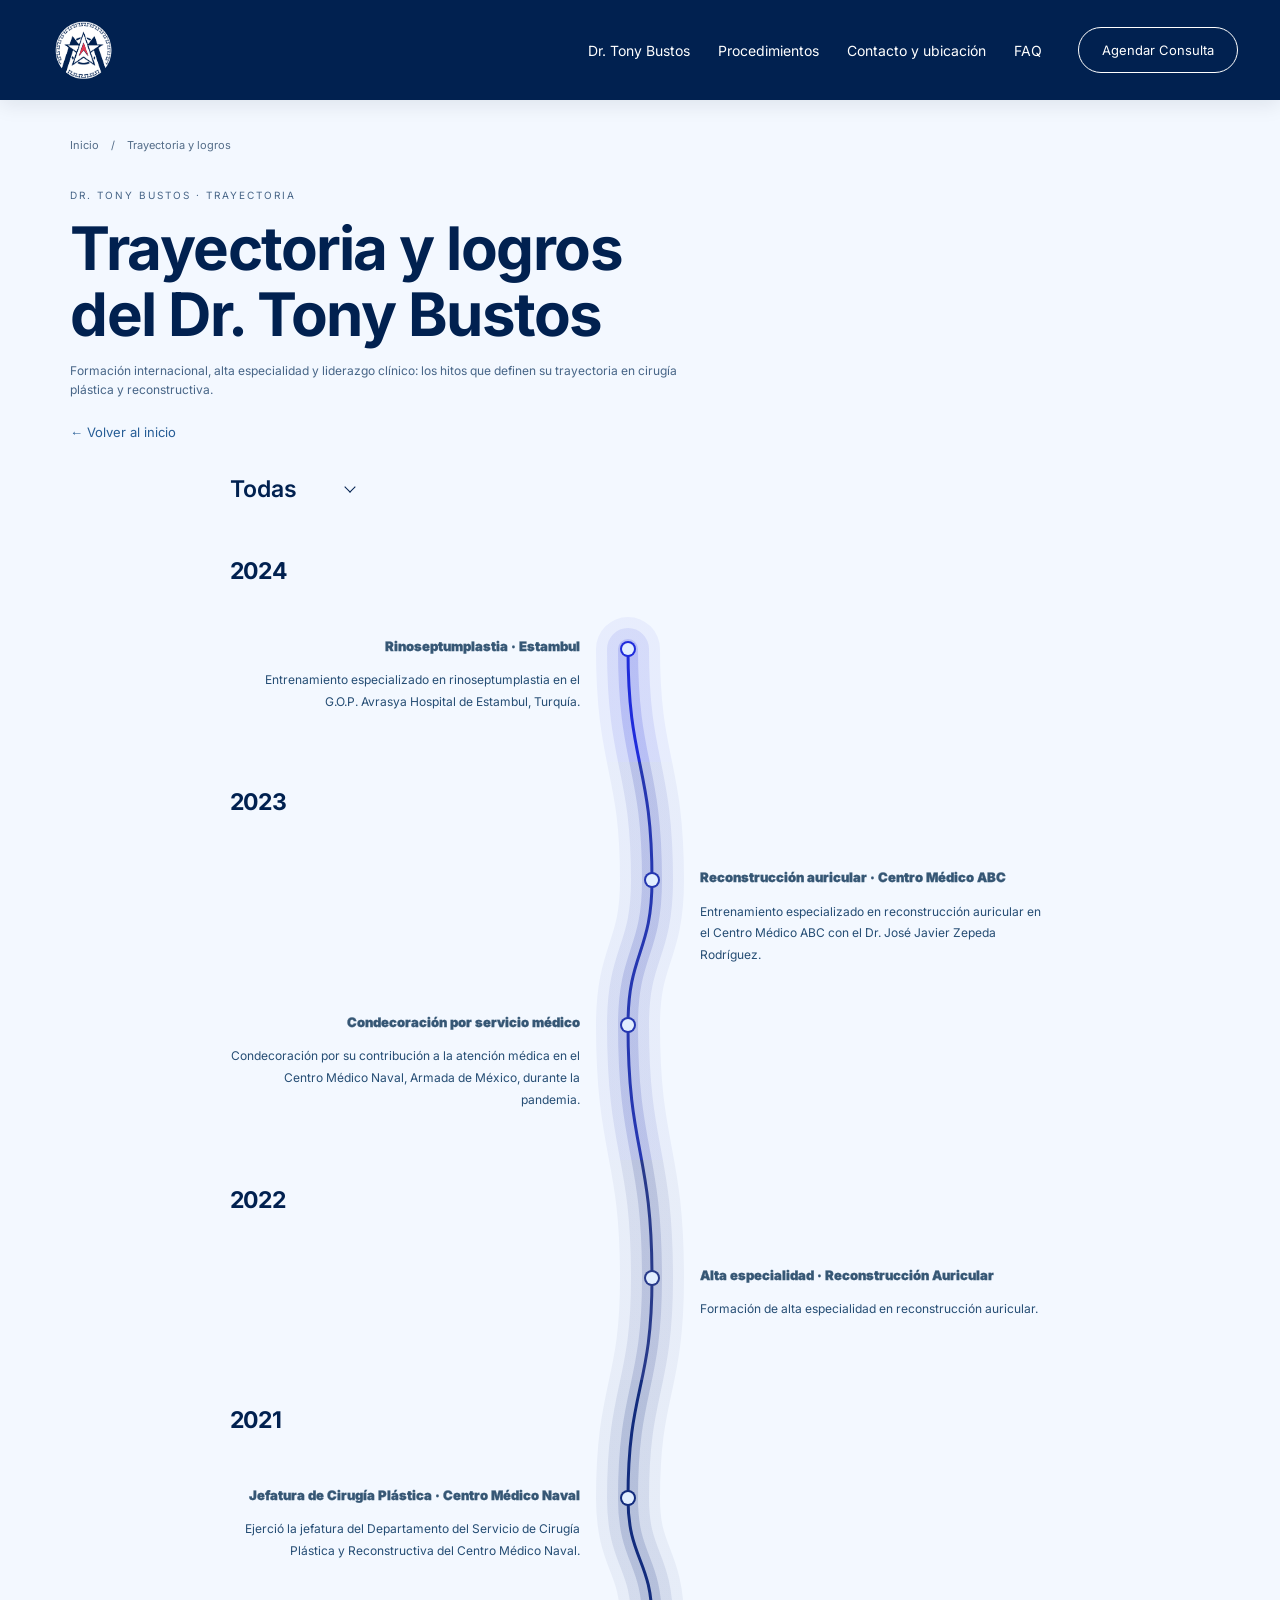
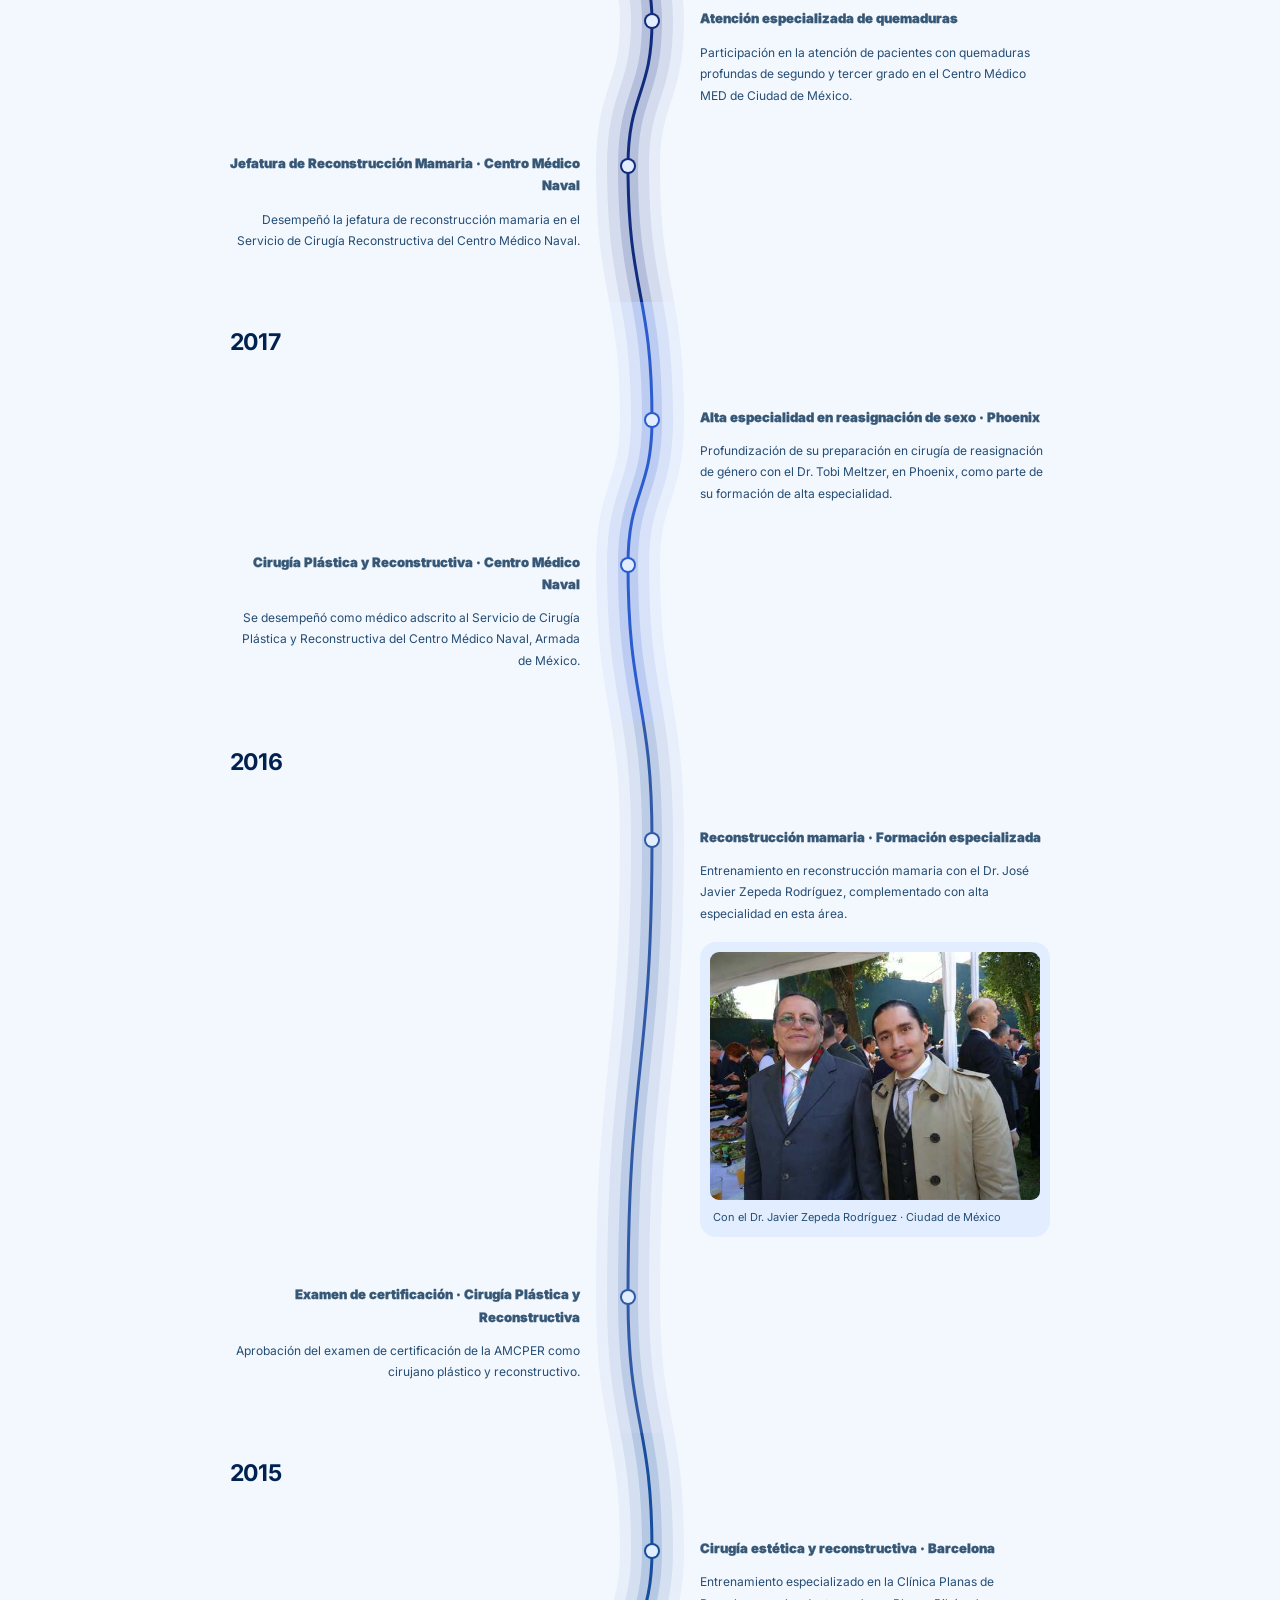
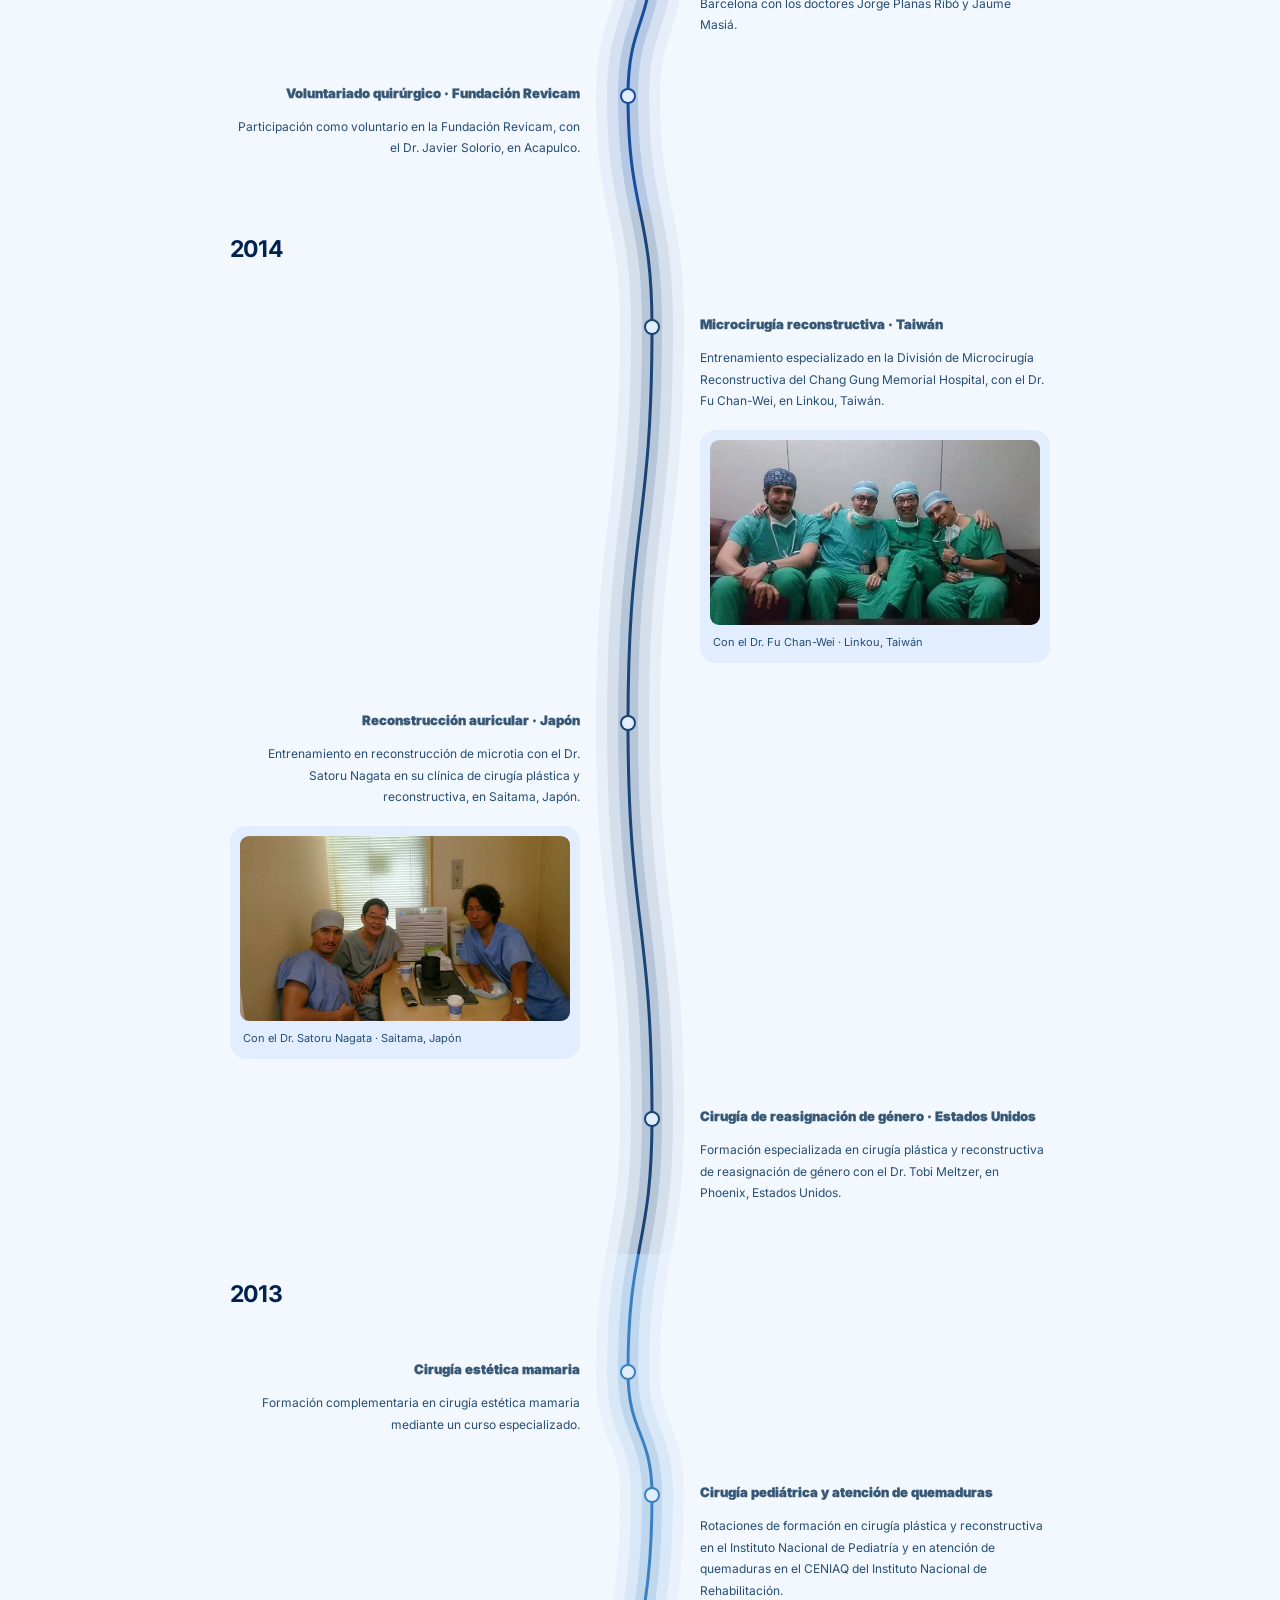
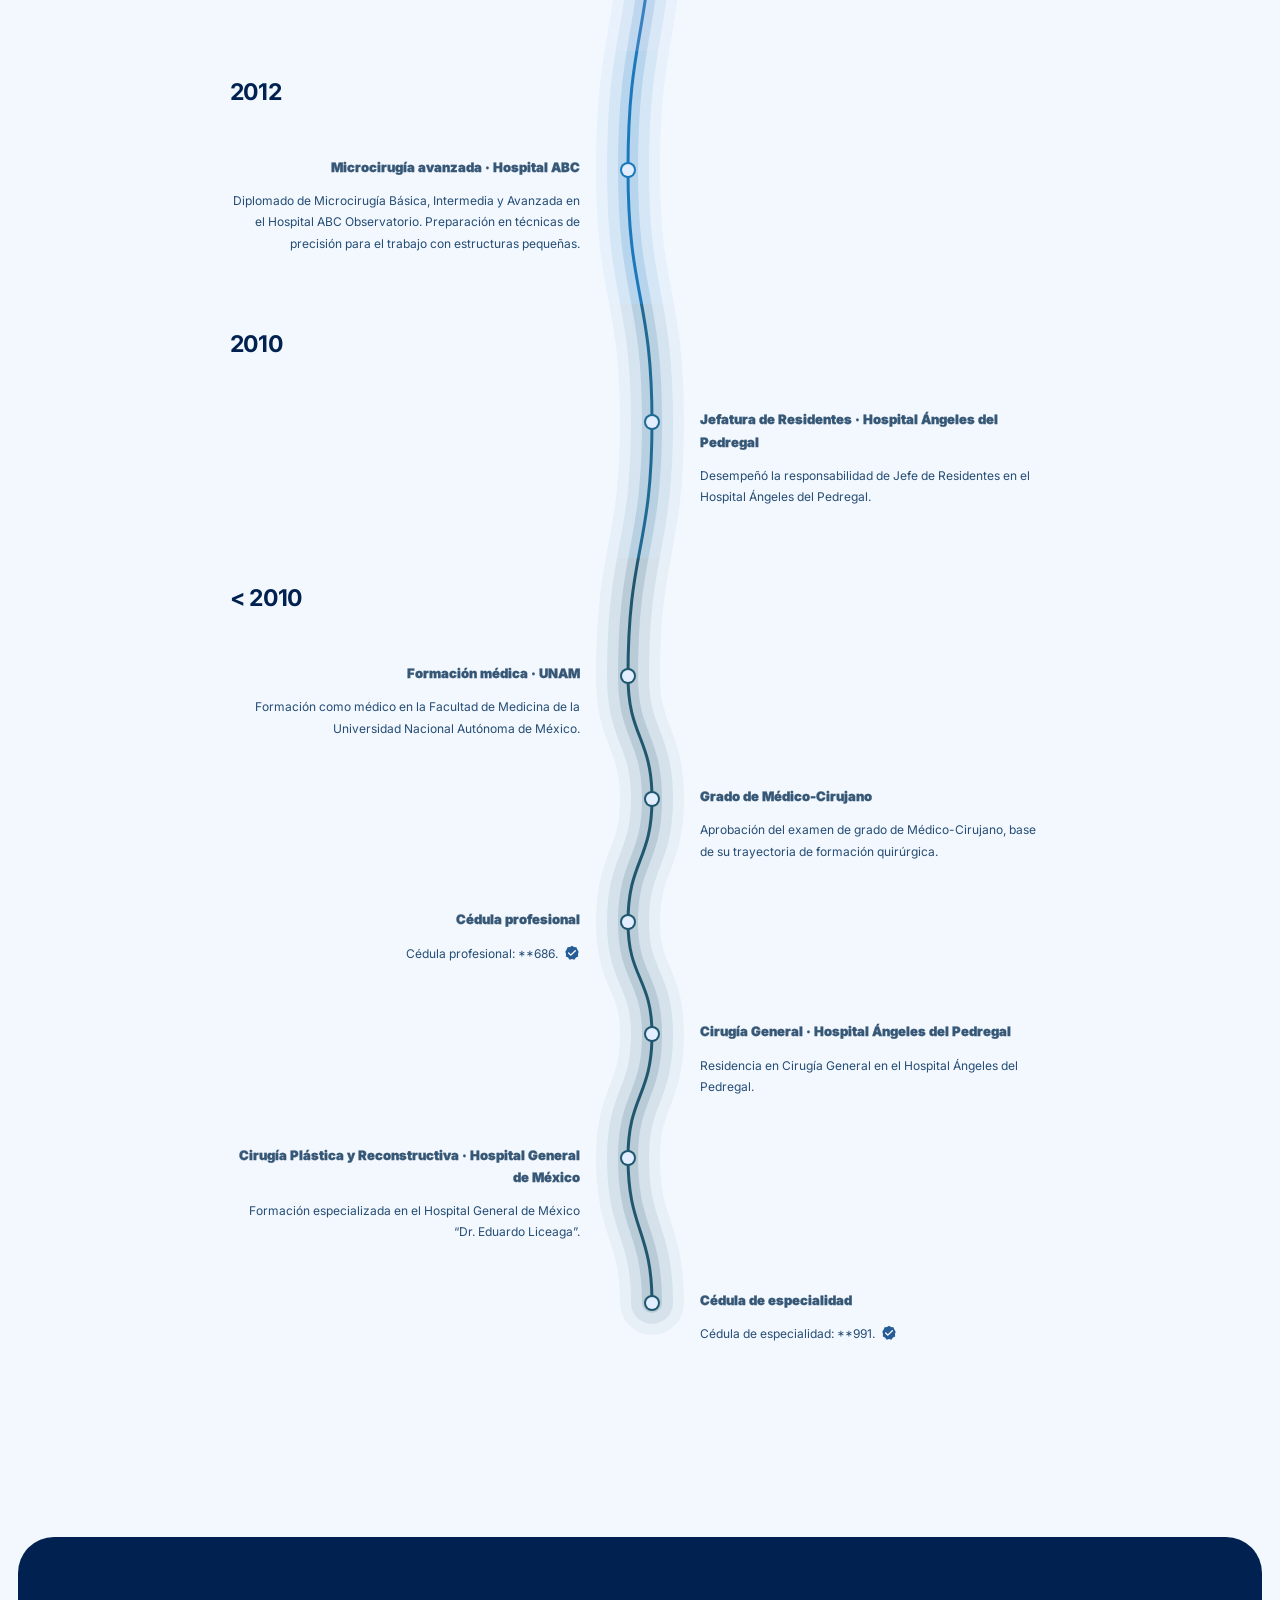
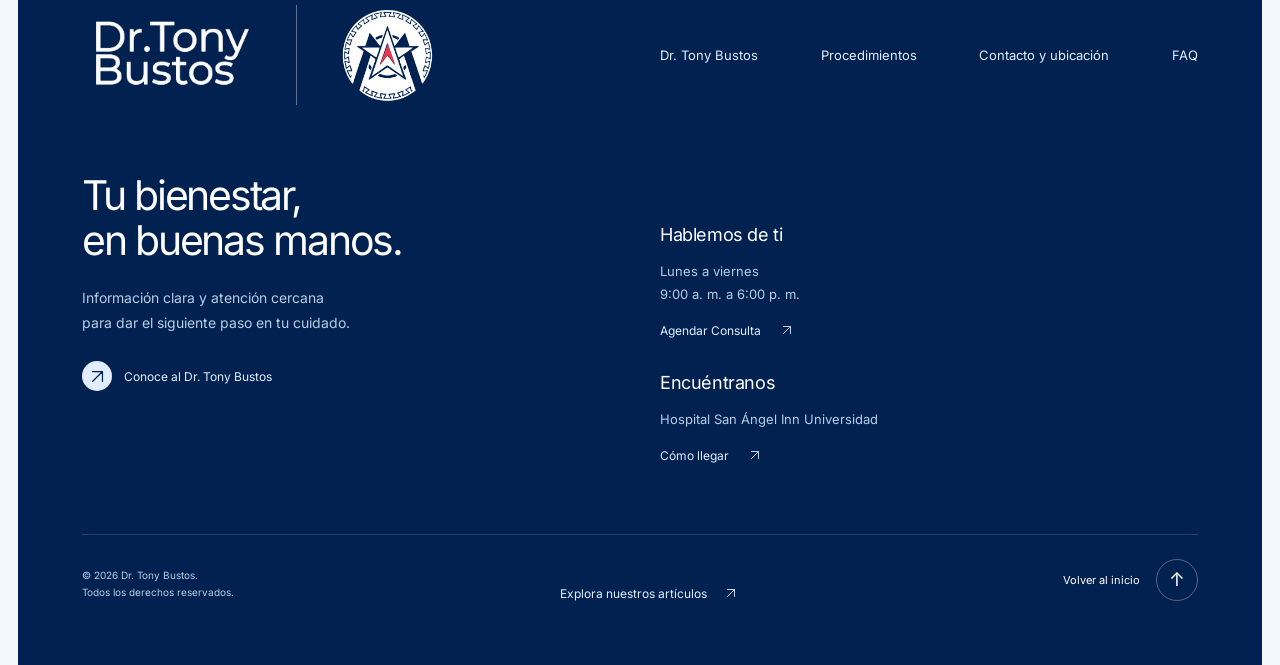
<file: trayectoria.html>
<!doctype html>
<html lang="es-MX">
<head>
<meta charset="utf-8">
<meta name="viewport" content="width=device-width, initial-scale=1">
<meta name="theme-color" content="#012150">
<meta name="description" content="Explora la trayectoria del Dr. Tony Bustos: formación quirúrgica, entrenamiento internacional, alta especialidad y responsabilidades clínicas.">
<title>Trayectoria y formación internacional | Dr. Tony Bustos</title>
<link rel="icon" type="image/png" sizes="192x192" href="assets/favicon.png">
<link rel="stylesheet" href="styles.css">
<link rel="stylesheet" href="pages.css">
<script src="app.js" defer></script>
<link rel="stylesheet" href="timeline.css">
<script src="timeline-data.js" defer></script>
<script src="timeline.js" defer></script>
<!-- SEO:START -->
<meta name="robots" content="index, follow, max-image-preview:large">
<link rel="canonical" href="https://drtonybustos.com.mx/trayectoria.html">
<link rel="sitemap" type="application/xml" href="sitemap.xml">
<meta property="og:locale" content="es_MX">
<meta property="og:site_name" content="Dr. Tony Bustos">
<meta property="og:type" content="website">
<meta property="og:title" content="Trayectoria y formación internacional | Dr. Tony Bustos">
<meta property="og:description" content="Explora la trayectoria del Dr. Tony Bustos: formación quirúrgica, entrenamiento internacional, alta especialidad y responsabilidades clínicas.">
<meta property="og:url" content="https://drtonybustos.com.mx/trayectoria.html">
<meta property="og:image" content="https://drtonybustos.com.mx/assets/dr-tony-scrubs-embroidered.webp">
<meta property="og:image:alt" content="Retrato del Dr. Tony Bustos">
<meta name="twitter:card" content="summary_large_image">
<meta name="twitter:title" content="Trayectoria y formación internacional | Dr. Tony Bustos">
<meta name="twitter:description" content="Explora la trayectoria del Dr. Tony Bustos: formación quirúrgica, entrenamiento internacional, alta especialidad y responsabilidades clínicas.">
<meta name="twitter:image" content="https://drtonybustos.com.mx/assets/dr-tony-scrubs-embroidered.webp">
<meta name="twitter:image:alt" content="Retrato del Dr. Tony Bustos">
<script type="application/ld+json">{"@context":"https://schema.org","@graph":[{"@type":"WebSite","@id":"https://drtonybustos.com.mx/#website","url":"https://drtonybustos.com.mx/","name":"Dr. Tony Bustos","inLanguage":"es-MX","publisher":{"@id":"https://drtonybustos.com.mx/#doctor"}},{"@type":"AboutPage","@id":"https://drtonybustos.com.mx/trayectoria.html#webpage","url":"https://drtonybustos.com.mx/trayectoria.html","name":"Trayectoria y formación internacional | Dr. Tony Bustos","description":"Explora la trayectoria del Dr. Tony Bustos: formación quirúrgica, entrenamiento internacional, alta especialidad y responsabilidades clínicas.","inLanguage":"es-MX","isPartOf":{"@id":"https://drtonybustos.com.mx/#website"},"about":{"@id":"https://drtonybustos.com.mx/#doctor"},"breadcrumb":{"@id":"https://drtonybustos.com.mx/trayectoria.html#breadcrumbs"}},{"@type":"Person","@id":"https://drtonybustos.com.mx/#doctor","name":"Dr. Tony Bustos","url":"https://drtonybustos.com.mx/doctor.html","jobTitle":"Cirujano plástico, estético y reconstructivo","image":"https://drtonybustos.com.mx/assets/dr-tony-scrubs-embroidered.webp","telephone":"+525579468246","workLocation":{"@type":"Place","name":"Hospital San Ángel Inn Universidad"}},{"@type":"BreadcrumbList","@id":"https://drtonybustos.com.mx/trayectoria.html#breadcrumbs","itemListElement":[{"@type":"ListItem","position":1,"name":"Inicio","item":"https://drtonybustos.com.mx/"},{"@type":"ListItem","position":2,"name":"Trayectoria y logros","item":"https://drtonybustos.com.mx/trayectoria.html"}]}]}</script>
<!-- SEO:END -->
</head>
<body class="subpage">
<a class="skip" href="#contenido">Ir al contenido</a>
<svg class="credential-filter" aria-hidden="true" width="0" height="0" xmlns="http://www.w3.org/2000/svg">
          <defs><filter id="credential-ink" color-interpolation-filters="sRGB">
            <feColorMatrix in="SourceGraphic" type="matrix" values="0 0 0 0 0.004 0 0 0 0 0.129 0 0 0 0 0.314 -0.2126 -0.7152 -0.0722 0 1"/>
            <feComposite in2="SourceGraphic" operator="in"/>
          </filter>
          <filter id="brand-transparent" color-interpolation-filters="sRGB">
            <feColorMatrix in="SourceGraphic" type="matrix" values="0 0 0 0 1 0 0 0 0 1 0 0 0 0 1 0.25512 0.85824 0.08664 0 -0.2"/>
            <feComposite in2="SourceGraphic" operator="in"/>
          </filter></defs>
        </svg>
<header class="header">
      <a class="brand" href="index.html" aria-label="Dr. Tony Bustos, inicio"><span class="header-seal"><img class="brand-logo" src="assets/footer-tony-seal-white.webp" alt="Dr. Tony Bustos" width="462" height="388"><svg class="header-seal-arrow" viewBox="0 0 462 388" aria-hidden="true" focusable="false"><path fill="#E63950" d="M241 154 268 231 241 196 213 231Z"/></svg></span></a>
      <nav class="nav-pill" aria-label="Navegación principal">
        <a href="doctor.html">Dr. Tony Bustos</a>
        <a href="procedimientos.html">Procedimientos</a>
        <a href="index.html#contacto">Contacto y ubicación</a>
        <a href="index.html#faq">FAQ</a>
      </nav>
      <div class="header-actions">
        <a class="appointment" href="https://wa.me/5215579468246" target="_blank" rel="noopener noreferrer">Agendar Consulta</a>
        <button class="menu-button" type="button" aria-label="Abrir menú" aria-expanded="false" aria-controls="site-menu"><span></span><span></span><span></span></button>
      </div>
      <nav class="site-menu" id="site-menu" aria-label="Todas las secciones" hidden>
        <a href="index.html">Inicio</a>
        <a href="doctor.html">Dr. Tony Bustos <span><svg class="icon-arrow-up-right" viewBox="0 0 24 24" fill="none" stroke="currentColor" stroke-width="1.7" stroke-linecap="round" stroke-linejoin="round" aria-hidden="true" focusable="false"><path d="M5 19 19 5M5 5h14v14"/></svg></span></a>
        <a href="procedimientos.html">Procedimientos <span><svg class="icon-arrow-up-right" viewBox="0 0 24 24" fill="none" stroke="currentColor" stroke-width="1.7" stroke-linecap="round" stroke-linejoin="round" aria-hidden="true" focusable="false"><path d="M5 19 19 5M5 5h14v14"/></svg></span></a>
        <a href="index.html#contacto">Contacto y ubicación <span><svg class="icon-arrow-up-right" viewBox="0 0 24 24" fill="none" stroke="currentColor" stroke-width="1.7" stroke-linecap="round" stroke-linejoin="round" aria-hidden="true" focusable="false"><path d="M5 19 19 5M5 5h14v14"/></svg></span></a>
        <a href="articulos.html">Artículos <span><svg class="icon-arrow-up-right" viewBox="0 0 24 24" fill="none" stroke="currentColor" stroke-width="1.7" stroke-linecap="round" stroke-linejoin="round" aria-hidden="true" focusable="false"><path d="M5 19 19 5M5 5h14v14"/></svg></span></a>
        <a href="index.html#faq">FAQ</a>
      </nav>
    </header>
<main id="contenido" class="page-main">
<nav class="breadcrumbs" aria-label="Ruta de navegación"><a href="index.html">Inicio</a><span aria-hidden="true">/</span><span aria-current="page">Trayectoria y logros</span></nav>
<section id="trajectory-dialog" class="trajectory-page" aria-labelledby="trajectory-title">
    <header class="trajectory-heading">
      <p class="eyebrow">DR. TONY BUSTOS · TRAYECTORIA</p>
      <h1 id="trajectory-title">Trayectoria y logros<br>del Dr. Tony Bustos</h1>
      <p>Formación internacional, alta especialidad y liderazgo clínico: los hitos que definen su trayectoria en cirugía plástica y reconstructiva.</p>
      <a class="page-text-link" href="index.html">← Volver al inicio</a>
    </header>
    <div class="journey-panels" aria-label="Línea de tiempo de la trayectoria"><!-- TIMELINE:START --><ol class="trajectory-static"><li><h2>Rinoseptumplastia · Estambul</h2><p>Entrenamiento especializado en rinoseptumplastia en el G.O.P. Avrasya Hospital de Estambul, Turquía.</p></li><li><h2>Reconstrucción auricular · Centro Médico ABC</h2><p>Entrenamiento especializado en reconstrucción auricular en el Centro Médico ABC con el Dr. José Javier Zepeda Rodríguez.</p></li><li><h2>Condecoración por servicio médico</h2><p>Condecoración por su contribución a la atención médica en el Centro Médico Naval, Armada de México, durante la pandemia.</p></li><li><h2>Alta especialidad · Reconstrucción Auricular</h2><p>Formación de alta especialidad en reconstrucción auricular.</p></li><li><h2>Jefatura de Cirugía Plástica · Centro Médico Naval</h2><p>Ejerció la jefatura del Departamento del Servicio de Cirugía Plástica y Reconstructiva del Centro Médico Naval.</p></li><li><h2>Atención especializada de quemaduras</h2><p>Participación en la atención de pacientes con quemaduras profundas de segundo y tercer grado en el Centro Médico MED de Ciudad de México.</p></li><li><h2>Jefatura de Reconstrucción Mamaria · Centro Médico Naval</h2><p>Desempeñó la jefatura de reconstrucción mamaria en el Servicio de Cirugía Reconstructiva del Centro Médico Naval.</p></li><li><h2>Alta especialidad en reasignación de sexo · Phoenix</h2><p>Profundización de su preparación en cirugía de reasignación de género con el Dr. Tobi Meltzer, en Phoenix, como parte de su formación de alta especialidad.</p></li><li><h2>Cirugía Plástica y Reconstructiva · Centro Médico Naval</h2><p>Se desempeñó como médico adscrito al Servicio de Cirugía Plástica y Reconstructiva del Centro Médico Naval, Armada de México.</p></li><li><h2>Reconstrucción mamaria · Formación especializada</h2><p>Entrenamiento en reconstrucción mamaria con el Dr. José Javier Zepeda Rodríguez, complementado con alta especialidad en esta área.</p></li><li><h2>Examen de certificación · Cirugía Plástica y Reconstructiva</h2><p>Aprobación del examen de certificación de la AMCPER como cirujano plástico y reconstructivo.</p></li><li><h2>Cirugía estética y reconstructiva · Barcelona</h2><p>Entrenamiento especializado en la Clínica Planas de Barcelona con los doctores Jorge Planas Ribó y Jaume Masiá.</p></li><li><h2>Voluntariado quirúrgico · Fundación Revicam</h2><p>Participación como voluntario en la Fundación Revicam, con el Dr. Javier Solorio, en Acapulco.</p></li><li><h2>Microcirugía reconstructiva · Taiwán</h2><p>Entrenamiento especializado en la División de Microcirugía Reconstructiva del Chang Gung Memorial Hospital, con el Dr. Fu Chan-Wei, en Linkou, Taiwán.</p></li><li><h2>Reconstrucción auricular · Japón</h2><p>Entrenamiento en reconstrucción de microtia con el Dr. Satoru Nagata en su clínica de cirugía plástica y reconstructiva, en Saitama, Japón.</p></li><li><h2>Cirugía de reasignación de género · Estados Unidos</h2><p>Formación especializada en cirugía plástica y reconstructiva de reasignación de género con el Dr. Tobi Meltzer, en Phoenix, Estados Unidos.</p></li><li><h2>Cirugía estética mamaria</h2><p>Formación complementaria en cirugía estética mamaria mediante un curso especializado.</p></li><li><h2>Cirugía pediátrica y atención de quemaduras</h2><p>Rotaciones de formación en cirugía plástica y reconstructiva en el Instituto Nacional de Pediatría y en atención de quemaduras en el CENIAQ del Instituto Nacional de Rehabilitación.</p></li><li><h2>Microcirugía avanzada · Hospital ABC</h2><p>Diplomado de Microcirugía Básica, Intermedia y Avanzada en el Hospital ABC Observatorio. Preparación en técnicas de precisión para el trabajo con estructuras pequeñas.</p></li><li><h2>Jefatura de Residentes · Hospital Ángeles del Pedregal</h2><p>Desempeñó la responsabilidad de Jefe de Residentes en el Hospital Ángeles del Pedregal.</p></li><li><h2>Formación médica · UNAM</h2><p>Formación como médico en la Facultad de Medicina de la Universidad Nacional Autónoma de México.</p></li><li><h2>Grado de Médico-Cirujano</h2><p>Aprobación del examen de grado de Médico-Cirujano, base de su trayectoria de formación quirúrgica.</p></li><li><h2>Cédula profesional</h2><p>Cédula profesional: **686.</p></li><li><h2>Cirugía General · Hospital Ángeles del Pedregal</h2><p>Residencia en Cirugía General en el Hospital Ángeles del Pedregal.</p></li><li><h2>Cirugía Plástica y Reconstructiva · Hospital General de México</h2><p>Formación especializada en el Hospital General de México “Dr. Eduardo Liceaga”.</p></li><li><h2>Cédula de especialidad</h2><p>Cédula de especialidad: **991.</p></li></ol><!-- TIMELINE:END --></div>
  </section>
</main>
<footer class="site-footer" aria-label="Pie de página">
    <div class="footer-panel">
      <div class="footer-top">
        <a class="brand footer-brand footer-brand-pair" href="index.html" aria-label="Dr. Tony Bustos, volver al inicio">
          <img class="footer-wordmark" src="assets/footer-tony-wordmark.webp" alt="Dr. Tony Bustos" width="255" height="111" loading="lazy">
          <span class="footer-brand-divider" aria-hidden="true"></span>
          <span class="footer-seal">
            <img src="assets/footer-tony-seal-white.webp" alt="Emblema del Dr. Tony Bustos con flecha roja" width="462" height="388" loading="lazy">
            <svg class="footer-seal-arrow" viewBox="0 0 462 388" aria-hidden="true"><path fill="#E63950" d="M241 154 268 231 241 196 213 231Z"/></svg>
          </span>
        </a>
        <nav class="footer-nav" aria-label="Navegación del pie de página">
          <a href="doctor.html">Dr. Tony Bustos</a>
          <a href="procedimientos.html">Procedimientos</a>
          <a href="index.html#contacto">Contacto y ubicación</a>
          <a href="index.html#faq">FAQ</a>
        </nav>
      </div>
      <div class="footer-body">
        <div class="footer-intro">
          <p>Tu bienestar,<br>en buenas manos.</p>
          <span>Información clara y atención cercana<br>para dar el siguiente paso en tu cuidado.</span>
          <a class="footer-about" href="doctor.html"><span aria-hidden="true"><svg class="icon-arrow-up-right" viewBox="0 0 24 24" fill="none" stroke="currentColor" stroke-width="1.7" stroke-linecap="round" stroke-linejoin="round" aria-hidden="true" focusable="false"><path d="M5 19 19 5M5 5h14v14"/></svg></span> Conoce al Dr. Tony Bustos</a>
        </div>
        <div class="footer-details">
          <div>
            <h2>Hablemos de ti</h2>
            <p>Lunes a viernes<br>9:00 a. m. a 6:00 p. m.</p>
            <a class="footer-text-link" href="https://wa.me/5215579468246" target="_blank" rel="noopener noreferrer">Agendar Consulta <span aria-hidden="true"><svg class="icon-arrow-up-right" viewBox="0 0 24 24" fill="none" stroke="currentColor" stroke-width="1.7" stroke-linecap="round" stroke-linejoin="round" aria-hidden="true" focusable="false"><path d="M5 19 19 5M5 5h14v14"/></svg></span></a>
          </div>
          <div>
            <h2>Encuéntranos</h2>
            <address>Hospital San Ángel Inn Universidad</address>
            <a class="footer-text-link" href="https://www.google.com/maps/search/?api=1&amp;query=Hospital%20San%20%C3%81ngel%20Inn%20Universidad" target="_blank" rel="noopener noreferrer">Cómo llegar <span aria-hidden="true"><svg class="icon-arrow-up-right" viewBox="0 0 24 24" fill="none" stroke="currentColor" stroke-width="1.7" stroke-linecap="round" stroke-linejoin="round" aria-hidden="true" focusable="false"><path d="M5 19 19 5M5 5h14v14"/></svg></span><span class="sr-only"> (abre Google Maps en otra pestaña)</span></a>
          </div>
        </div>
      </div>
      <div class="footer-bottom">
        <p>© <span id="footer-year">2026</span> Dr. Tony Bustos.<br>Todos los derechos reservados.</p>
        <a class="footer-articles" href="articulos.html">Explora nuestros artículos <span aria-hidden="true"><svg class="icon-arrow-up-right" viewBox="0 0 24 24" fill="none" stroke="currentColor" stroke-width="1.7" stroke-linecap="round" stroke-linejoin="round" aria-hidden="true" focusable="false"><path d="M5 19 19 5M5 5h14v14"/></svg></span></a>
        <a class="footer-top-link" href="index.html">Volver al inicio <span aria-hidden="true">↑</span></a>
      </div>
    </div>
  </footer>
</body>
</html>
</file>
<file: styles.css>
/* Inter — SIL Open Font License; see source-assets/Inter-OFL.txt. */
@font-face{font-family:Inter;font-style:normal;font-weight:100 900;font-display:swap;src:url('assets/inter-latin-variable.woff2') format('woff2')}
:root{font-family:Inter,Arial,Helvetica,sans-serif;color:#fff;background:#012150;font-synthesis:none}
*{box-sizing:border-box}
body{margin:0}
a{color:inherit;text-decoration:none}
button{font:inherit}
button,a{-webkit-tap-highlight-color:transparent}
a:focus-visible,button:focus-visible{outline:3px solid #8FC5FF;outline-offset:6px}
.skip{position:absolute;top:-100px;left:20px;z-index:9;background:white;color:#012150;padding:12px}
.skip:focus{top:12px}
.hero{position:relative;isolation:isolate;min-height:680px;height:100svh;overflow:hidden;background:#012150}
.hero-photo,.hero-video{position:absolute;inset:0;width:100%;height:100%;z-index:-2}
.hero-photo,.hero-video{object-fit:cover;object-position:center}
.hero-video{visibility:hidden}
.hero-video.is-playing{visibility:visible}
.header{display:grid;grid-template-columns:1fr auto 1fr;align-items:center;gap:24px;padding:38px 3.3%;position:relative;z-index:3}
.nav-pill{display:flex;align-items:center;gap:20px;width:max-content;padding:13px 18px;background:#012150B3;border-radius:40px;font-size:12px}
.nav-pill a{transition:color .2s}
.nav-pill a:hover{color:#B8DAFF}
.brand{display:flex;align-items:center;gap:9px;font-weight:600;font-size:20px;letter-spacing:-.8px;white-space:nowrap}
.header-actions{display:flex;align-items:center;justify-content:flex-end;gap:18px;font-size:12px}
.appointment{background:#F3F8FF;color:#012150;padding:13px 18px;border-radius:28px;white-space:nowrap;transition:background .2s}
.appointment:hover{background:#D6E9FF}
.menu-button{border:0;background:#01215099;width:30px;height:32px;border-radius:20px;display:flex;flex-direction:column;justify-content:center;align-items:center;gap:3px;cursor:pointer}
.menu-button span{height:1px;width:11px;background:#fff}
.site-menu{position:absolute;right:3.3%;top:100px;width:290px;padding:14px 22px;background:#F3F8FF;color:#012150;border-radius:18px;box-shadow:0 12px 50px #0003}
.site-menu a{display:flex;justify-content:space-between;padding:14px 0;border-bottom:1px solid #CDDEF2;font-size:14px}
.site-menu a:hover{color:#265D96}
.hero-bottom{position:absolute;inset:auto 3.3% 7%;display:flex;align-items:flex-end;justify-content:space-between;gap:40px}
.hero-copy{padding-bottom:35px}
.hero-copy h1{color:rgb(226,238,255);font-family:inherit;font-weight:400;font-size:clamp(50px,6vw,96px);letter-spacing:-.05em;line-height:.95;margin:0 0 28px;max-width:900px}
.hero-copy p{font-size:clamp(13px,1.1vw,17px);line-height:1.75;color:#E2EEFF;margin:0;letter-spacing:-.2px}
.consult-card{position:relative;flex:0 0 260px;min-height:266px;background:#F3F8FF;color:#012150;border-radius:22px;padding:23px;box-shadow:0 10px 36px #0002;transition:transform .2s}
.consult-card:before{content:"";position:absolute;left:-15px;top:35px;height:55%;width:3px;border-radius:4px;background:#B8DAFF99}
.consult-card:hover{transform:translateY(-4px)}
.card-top{display:flex;align-items:center;justify-content:space-between;gap:8px;font-size:18px;font-weight:600;letter-spacing:-.7px}
.arrow{font-size:21px;font-weight:400;color:#326DA8}
.card-label{font-size:8px;letter-spacing:1.7px;display:block;margin-top:10px;color:#476587}
.card-lines{display:flex;gap:5px;margin:40px 0 17px}
.card-lines i{height:8px;flex:1;background:#5795D4;border-radius:3px}
.card-lines i:nth-child(2){background:#012150}
.card-lines i:nth-child(3){background:#B8DAFF}
.card-text{display:block;font-size:14px;line-height:1.4;max-width:170px}
.card-footer{display:flex;justify-content:space-between;align-items:center;font-size:10px;border-top:1px solid #CDDEF2;margin-top:21px;padding-top:13px}
.card-footer span{font-size:18px}
.eyebrow{font-size:10px;letter-spacing:2px;color:#476587}
@media(min-width:1700px){
.header{padding-top:48px}
.consult-card{flex-basis:300px;min-height:300px}
.hero-copy{padding-bottom:45px}
}
@media(max-width:1100px){
.header{grid-template-columns:1fr auto;padding:27px 5%}
.nav-pill{display:none}
.brand{grid-column:1}
.header-actions{grid-column:2}
.hero-bottom{left:5%;right:5%}
.consult-card{flex-basis:230px;padding:20px}
.hero-copy h1{font-size:clamp(48px,6.7vw,74px)}
.hero-copy p{max-width:370px}
.desktop-break{display:none}
}
@media(max-width:600px){
.hero{height:auto;min-height:100svh;display:flex;flex-direction:column}
.header{padding:23px 6%;gap:12px}
.brand{font-size:17px;gap:7px}
.header-actions{gap:12px}
.appointment{display:none}
.menu-button{width:34px;height:34px}
.hero-photo,.hero-video{object-position:center}
.hero-bottom{position:relative;inset:auto;display:flex;flex-direction:column;align-items:stretch;gap:26px;margin-top:auto;padding:260px 6% 30px}
.hero-copy{padding:0}
.hero-copy h1{font-size:clamp(32px,10.2vw,62px);margin-bottom:22px;letter-spacing:-.05em}
.hero-copy p{font-size:13px;max-width:310px;line-height:1.65}
.consult-card{flex:auto;min-height:0;width:100%;padding:19px 21px;border-radius:18px}
.consult-card:before{display:none}
.card-top{font-size:17px}
.card-label{font-size:8px;margin-top:7px}
.card-lines{margin:19px 0 12px}
.card-lines i{height:5px}
.card-text{max-width:none;font-size:13px}
.card-footer{margin-top:14px;padding-top:10px}
.site-menu{right:6%;top:78px;width:min(300px,88vw)}
}
@media(prefers-reduced-motion:reduce){
*{transition:none!important}
}
.credentials{background:#fff;color:#012150;padding:26px 3.3% 110px;scroll-margin-top:24px}
.credentials-inner{max-width:1440px;margin-inline:auto}
.credentials-intro{text-align:center}
.credentials-intro>span{display:inline-block;padding:8px 19px;border-radius:30px;background:#F3F8FF;color:#365775;font-size:12px;letter-spacing:-.2px}
.credential-strip{list-style:none;padding:0;margin:48px 0 100px;display:grid;grid-template-columns:repeat(5,minmax(0,1fr));gap:24px;align-items:start;text-align:center}
.credential-strip li{display:flex;flex-direction:column;gap:9px}
.credential-name{font-size:clamp(14px,1.55vw,22px);font-weight:600;letter-spacing:-.7px}
.credential-strip small{font-size:10px;line-height:1.5;color:#536C88}
.credentials-grid{display:grid;grid-template-columns:1.55fr 1fr 1fr;gap:20px;align-items:end}
.credentials-copy{padding-right:35px;align-self:stretch}
.credentials-copy h2{font-size:clamp(32px,3.5vw,52px);line-height:1.03;letter-spacing:-.06em;font-weight:400;margin:0 0 30px}
.credentials-actions{display:flex;gap:10px;flex-wrap:wrap;margin-bottom:45px}
.credential-button{display:inline-flex;justify-content:center;align-items:center;gap:15px;width:fit-content;border:1px solid #012150;background:#012150;color:#fff;border-radius:30px;padding:12px 17px;font-size:11px;line-height:1.3;transition:background .2s}
.credential-button:hover{background:#265D96;border-color:#265D96}
.credential-button-outline{background:#fff;color:#012150;border-color:#CDDEF2}
.credential-button-outline:hover{background:#E2EEFF;border-color:#B8DAFF}
.credentials-description{max-width:360px}
.credentials-description p{font-size:13px;line-height:1.55;color:#536C88;margin:0 0 17px}
.credentials-description p:last-child{margin-bottom:0}
.credentials-description strong{font-weight:500;color:#012150}
.kpi-card{border-radius:20px;overflow:hidden;padding:25px;min-width:0}
.kpi-card h3{font-size:clamp(22px,2vw,29px);line-height:1.05;letter-spacing:-1.1px;font-weight:400;margin:0}
.kpi-experience{background:#E2EEFF;min-height:300px;display:flex;flex-direction:column;align-items:flex-start}
.kpi-value{font-size:58px;font-weight:400;line-height:1;margin:23px 0 10px;letter-spacing:-3px}
.kpi-value span{display:block;font-size:12px;letter-spacing:0;margin-top:5px}
.kpi-note{font-size:10px;line-height:1.5;color:#476587;margin:0 0 23px}
.kpi-experience .credential-button{margin-top:auto}
.kpi-certifications{background:#012150;color:#fff;min-height:385px;display:flex;flex-direction:column;justify-content:space-between;padding:27px 25px}
.kpi-certifications h3{color:#E2EEFF}
@media(max-width:1100px){
.credentials{padding-inline:5%}
.credential-strip{margin-bottom:65px;gap:15px}
.credentials-grid{grid-template-columns:1.25fr 1fr 1fr;gap:14px}
.credentials-copy{padding-right:12px}
.kpi-card{padding:20px}
.credentials-copy h2{font-size:35px}
.credentials-actions{margin-bottom:30px}
.credential-button{font-size:10px;padding:11px 13px}
}
@media(max-width:800px){
.credentials-grid{grid-template-columns:1fr 1fr;gap:20px}
.credentials-copy{grid-column:1/-1;padding:0;margin-bottom:15px}
.credentials-copy h2{font-size:42px}
.credentials-description{max-width:540px}
.credentials-actions{margin-bottom:25px}
.credential-strip{grid-template-columns:repeat(3,minmax(0,1fr));row-gap:25px;margin:35px 0 55px}
.kpi-experience{min-height:310px}
.kpi-certifications{min-height:365px}
}
@media(max-width:520px){
.credentials{padding:25px 6% 60px}
.credentials-intro>span{font-size:10px;padding:8px 13px}
.credential-strip{grid-template-columns:repeat(2,minmax(0,1fr));margin:30px 0 46px;gap:24px 16px;text-align:left}
.credential-strip li:last-child{grid-column:1/-1}
.credential-name{font-size:17px}
.credential-strip small{font-size:10px}
.credentials-grid{grid-template-columns:1fr;gap:18px}
.credentials-copy{grid-column:auto;margin-bottom:12px}
.credentials-copy h2{font-size:clamp(30px,8.3vw,42px);margin-bottom:24px}
.credentials-description p{font-size:13px}
.kpi-card{padding:25px;border-radius:18px}
.kpi-card h3{font-size:27px}
.kpi-experience{min-height:300px}
.kpi-certifications{min-height:360px}
.credential-button{font-size:11px}
}
.faq{background:#012150;color:#B8DAFF;padding:115px 3.3% 125px;scroll-margin-top:0}
.faq-inner{max-width:1440px;margin-inline:auto;display:grid;grid-template-columns:1fr 1.05fr;gap:70px;align-items:start}
.faq-intro h2{font-size:clamp(36px,4.2vw,60px);font-weight:400;letter-spacing:-.055em;line-height:1.04;margin:0 0 25px}
.faq-intro p{color:#B8DAFF;font-size:15px;line-height:1.55;margin:0;max-width:350px}
.faq-list{min-width:0}
.faq-item{border-bottom:1px solid #B8DAFF30}
.faq-item:last-child{border-bottom:0}
.faq-item summary{display:flex;align-items:flex-start;justify-content:space-between;gap:24px;padding:24px 0;list-style:none;cursor:pointer;font-size:17px;font-weight:400;line-height:1.4;letter-spacing:-.45px;color:#D6E9FF}
.faq-item:first-child summary{padding-top:0}
.faq-item summary::-webkit-details-marker{display:none}
.faq-item summary::marker{content:""}
.faq-item summary:hover{color:#fff}
.faq-item summary:focus-visible{outline:2px solid #8FC5FF;outline-offset:6px;border-radius:2px}
.faq-icon{width:15px;height:15px;position:relative;flex:0 0 15px;margin-top:4px;color:#B8DAFF}
.faq-icon::before,.faq-icon::after{content:"";position:absolute;background:currentColor;border-radius:1px}
.faq-icon::before{height:1px;width:13px;top:7px;left:1px}
.faq-icon::after{width:1px;height:13px;left:7px;top:1px}
.faq-item[open] .faq-icon::after{display:none}
.faq-item[open] summary{padding-bottom:13px}
.faq-answer{padding:0 27px 25px 0;color:#B8DAFF;font-size:14px;line-height:1.6}
.faq-answer p{margin:0}
.faq-answer a{display:inline-block;color:#F3F8FF;margin-top:15px;text-decoration:underline;text-underline-offset:4px}
.faq-answer a:hover{color:#B8DAFF}
@media(max-width:1100px){
.faq{padding:90px 5% 100px}
.faq-inner{gap:45px}
.faq-item summary{font-size:16px}
}
@media(max-width:700px){
.faq{padding:65px 6% 70px}
.faq-inner{grid-template-columns:1fr;gap:40px}
.faq-intro h2{font-size:42px;margin-bottom:20px}
.faq-intro p{font-size:14px}
.faq-item summary{font-size:16px;gap:18px;padding-block:21px}
.faq-answer{font-size:13px;padding-right:22px;padding-bottom:23px}
}
@media(max-width:360px){
.faq-intro h2{font-size:36px}
.faq-break{display:none}
}
.articles{background:#fff;color:#012150;padding:85px 3.3% 100px;scroll-margin-top:24px}
.articles-inner{max-width:1440px;margin-inline:auto}
.articles-heading{display:flex;justify-content:space-between;align-items:center;gap:25px;margin-bottom:45px}
.articles-heading h2{font-size:clamp(32px,3.5vw,50px);font-weight:400;letter-spacing:-.06em;line-height:1.1;margin:0}
.articles-all{font-size:12px;text-decoration:underline;text-underline-offset:3px;white-space:nowrap;padding:10px 0}
.articles-all:hover{color:#326DA8}
.articles-grid{display:grid;grid-template-columns:repeat(3,minmax(0,1fr));gap:20px}
.article-card{min-width:0;border-radius:19px;background:#326DA8}
.article-card>a{position:relative;display:block;aspect-ratio:1;border-radius:inherit;overflow:hidden;isolation:isolate}
.article-card>a::after{content:"";position:absolute;inset:0;z-index:-1;background:rgba(1,33,80,.4)}
.article-photo{position:absolute;inset:0;z-index:-2;width:100%;height:100%;object-fit:cover;transition:transform .35s ease}
.article-photo-consulta{background-position:0% center}
.article-photo-credenciales{background-position:50% center}
.article-photo-acompanamiento{background-position:100% center}
.article-card>a:hover .article-photo{transform:scale(1.035)}
.article-caption{position:absolute;bottom:0;left:0;right:0;padding:26px;color:#fff;text-shadow:0 1px 8px #01215099}
.article-caption h3{font-size:clamp(18px,1.9vw,27px);font-weight:400;line-height:1.14;letter-spacing:-.7px;margin:0}
@media(max-width:1100px){
.articles{padding:70px 5% 80px}
.articles-grid{gap:16px}
.article-caption{padding:19px}
.articles-heading{margin-bottom:35px}
}
@media(max-width:700px){
.articles{padding:55px 6% 60px}
.articles-heading{gap:15px;margin-bottom:28px}
.articles-heading h2{font-size:34px}
.articles-grid{grid-template-columns:1fr;gap:20px}
.article-card{border-radius:17px}
.article-caption{padding:24px}
.article-caption h3{font-size:26px;max-width:360px}
.articles-all{font-size:11px}
}
@media(max-width:360px){
.articles-heading h2{font-size:29px}
.article-caption h3{font-size:23px}
}
main > section{
  width:100%;
  min-height:100vh;
  min-height:100dvh;
  scroll-margin-top:0;
}
.credentials,.faq,.articles{
  display:flex;
  flex-direction:column;
  justify-content:center;
}
.credentials-inner,.faq-inner,.articles-inner{width:100%}
main > section.credentials,
main > section.faq{
  height:100vh;
  height:100dvh;
  min-height:0;
  padding-block:clamp(24px,5vh,64px);
  justify-content:flex-start;
  overflow-y:auto;
}
.credentials-inner,.faq-inner{
  flex-shrink:0;
  margin-block:auto;
}
.credentials .credential-strip{
  margin-top:clamp(24px,4vh,48px);
  margin-bottom:clamp(30px,6vh,70px);
}
@media(max-height:700px) and (min-width:801px){
.credentials .credentials-copy h2{font-size:clamp(30px,3vw,42px);margin-bottom:22px}
.credentials .credentials-actions{margin-bottom:24px}
.credentials .kpi-certifications{min-height:320px}
.credentials .kpi-experience{min-height:280px}
.faq .faq-item summary{padding-block:18px}
.faq .faq-item:first-child summary{padding-top:0}
.faq .faq-answer{padding-bottom:18px}
}
@media(max-width:700px){
.faq .faq-inner{gap:28px}
.faq .faq-intro h2{margin-bottom:16px}
}
main > section.hero{
  height:100vh;
  height:100dvh;
  min-height:0;
  display:flex;
  flex-direction:column;
}
.hero-bottom{flex-shrink:1;min-height:0;overflow-y:auto}
.hero-bottom > *{flex-shrink:0}
.hero-copy{min-width:0;flex-shrink:1}
@media(min-width:601px){
.hero-bottom{
    position:relative;
    inset:auto;
    width:100%;
    margin-top:auto;
    padding:clamp(16px,4vh,48px) 3.3% clamp(20px,5vh,65px);
  }
}
@media(min-width:601px) and (max-width:1100px){
.hero-bottom{padding-inline:5%}
}
@media(max-width:600px){
.hero-bottom{padding:20px 6% clamp(16px,3vh,30px);gap:20px}
.hero-bottom .consult-card{flex:0 0 auto}
}
@media(max-height:600px) and (min-width:601px){
.hero-copy{padding-bottom:0}
.hero-copy h1{font-size:clamp(40px,5.6vw,72px);margin-bottom:16px}
.hero .consult-card{min-height:0}
.hero .card-lines{margin-top:20px}
}
.sr-only{position:absolute;width:1px;height:1px;padding:0;margin:-1px;overflow:hidden;clip:rect(0,0,0,0);white-space:nowrap;border:0}
main > section.contact{height:100vh;height:100dvh;min-height:0;background:#F3F8FF;color:#012150;padding:clamp(28px,6vh,75px) 3.3%;display:flex;flex-direction:column;overflow-y:auto}
.contact-inner{width:100%;max-width:1440px;margin:auto;flex-shrink:0;display:grid;grid-template-columns:.85fr 1.15fr;gap:70px;align-items:center}
.contact-eyebrow{font-size:10px;letter-spacing:2px;color:#476587;margin:0 0 22px}
.contact h2{font-size:clamp(38px,4.3vw,62px);font-weight:400;line-height:1.04;letter-spacing:-.06em;margin:0 0 22px}
.contact-intro{font-size:15px;line-height:1.6;color:#476587;margin:0 0 28px}
.contact-details{margin:0 0 27px;display:grid;gap:20px}
.contact-details dt{font-size:10px;letter-spacing:.8px;text-transform:uppercase;color:#476587;margin-bottom:6px}
.contact-details dd{margin:0;font-size:17px;line-height:1.5}
.contact-details dd>span:not(.contact-phone){font-size:15px}
.contact-details small{display:block;font-size:11px;line-height:1.5;color:#476587;margin-top:5px}
.contact-phone{display:block;font-size:24px;letter-spacing:-.5px;line-height:1.25}
.contact-whatsapp{display:flex;align-items:center;gap:6px;width:fit-content;margin-top:2px;font-size:12px;line-height:1.4;color:#265d96}
.contact-details dd>.contact-hospital{display:block;font-size:17px}
.contact-details .contact-location{display:flex;flex-direction:column;align-items:flex-start;gap:2px}
.contact-details .contact-directions{margin-top:0;flex-shrink:0}
.contact-whatsapp:hover,.contact-phone:hover,.contact-directions:hover{text-decoration:underline;text-underline-offset:3px}
.contact-directions{display:inline-flex;gap:6px;align-items:center;color:#265d96;padding:0;font-size:12px;line-height:1.4}
.contact-directions>span[aria-hidden]{display:inline-flex;font-size:12px}
.contact-map{height:clamp(360px,68vh,650px);border:1px solid #CDDEF2;border-radius:22px;overflow:hidden;background:#E2EEFF;min-width:0}
.contact-map iframe{display:block;width:100%;height:100%}
@media(max-width:1100px){
main > section.contact{padding-inline:5%}
.contact-inner{gap:35px}
}
@media(max-width:700px){
main > section.contact{padding:35px 6%}
.contact-inner{grid-template-columns:1fr;gap:30px}
.contact h2{font-size:42px}
.contact-map{height:360px;border-radius:18px}
.contact-intro{margin-bottom:22px}
}
@media(max-height:700px) and (min-width:701px){
.contact-inner{gap:35px}
.contact h2{font-size:40px;margin-bottom:16px}
.contact-eyebrow{margin-bottom:15px}
.contact-intro{margin-bottom:18px}
.contact-details{gap:13px;margin-bottom:18px}
}
html.hero-loading{overflow:hidden;background:#fff}
.hero-loading body > *{visibility:hidden}
.site-loader{display:none}
.hero-loading .site-loader{position:fixed;inset:0;display:grid;place-items:center;visibility:visible;background:#fff;z-index:1000}
.loader-dots{display:flex;align-items:center;gap:10px}
.loader-dots i{display:block;width:12px;height:12px;border-radius:50%;background:#012150;animation:loader-dot-pulse 1.2s ease-in-out infinite}
.loader-dots i:nth-child(2){background:#5795d4;animation-delay:.16s}
.loader-dots i:nth-child(3){background:#b8daff;animation-delay:.32s}
@keyframes loader-dot-pulse{0%,60%,100%{transform:translateY(0);opacity:.55}30%{transform:translateY(-7px);opacity:1}}
@media(prefers-reduced-motion:reduce){
.loader-dots i{animation:none;opacity:1}
}
.hero-copy,.brand{text-shadow:0 1px 5px #0006}
main > section.credentials{height:auto;min-height:100dvh;overflow:visible}
.credential-carousel{margin-top:clamp(38px,6vw,80px);padding-top:24px;border-top:1px solid #CDDEF2;color:#012150}
.credential-filter{position:absolute;pointer-events:none}
.credential-carousel-toggle{border:1px solid #CDDEF2;border-radius:30px;background:transparent;color:#476587;padding:9px 14px;font-size:11px;cursor:pointer}
.credential-carousel-toggle:hover{background:#F3F8FF}
.credential-carousel-toggle[hidden]{display:none}
.credential-carousel-window{overflow-x:auto;mask-image:linear-gradient(90deg,transparent,#000 8%,#000 92%,transparent)}
.credential-logo-track{display:flex;width:100%}
.credential-logo-group{list-style:none;display:flex;align-items:center;flex:0 0 100%;min-width:1980px;padding:0;margin:0}
.credential-logo-group li{flex:1 0 0;display:grid;place-items:center;height:164px;padding:22px 20px}
.credential-logo-group img{display:block;width:180px;height:120px;object-fit:contain;filter:url(#credential-ink)}
.credential-carousel.is-animated .credential-logo-track{width:max(100%,1980px);animation:credential-drift 72s linear infinite}
.credential-carousel.is-paused .credential-logo-track,.credential-carousel:hover .credential-logo-track,.credential-carousel:focus-within .credential-logo-track{animation-play-state:paused}
@keyframes credential-drift{to{transform:translateX(-100%)}}
@media(max-width:600px){
.credential-carousel-toggle{font-size:10px;padding:8px 10px}
.credential-logo-group{min-width:1620px}
.credential-carousel.is-animated .credential-logo-track{width:max(100%,1620px)}
.credential-logo-group img{width:150px;height:100px}
.credential-logo-group li{height:144px;padding-inline:15px}
}
@media(prefers-reduced-motion:reduce){
.credential-carousel.is-animated .credential-logo-track{animation:none}
.credential-carousel-window{overflow-x:auto;mask-image:none}
.credential-logo-group[aria-hidden="true"]{display:none}
.credential-carousel-toggle{display:none}
}
.credential-carousel.is-animated .credential-carousel-window{overflow:hidden}
@media(prefers-reduced-motion:reduce){
.credential-carousel.is-animated .credential-carousel-window{overflow-x:auto}
}
.credential-logo-group img.credential-logo-dark{filter:grayscale(1) contrast(1.6) invert(1) url(#credential-ink)}
.credential-logo-group img.credential-logo-checkered{filter:contrast(1.4) url(#credential-ink)}
.credentials .doctor-portrait{--portrait-rise:100px;position:relative;margin:var(--portrait-rise) 0 0;padding:0;background:#d8e5ef;overflow:visible;isolation:isolate}
.doctor-portrait img{position:absolute;inset:auto 0 0;display:block;width:100%;height:calc(100% + var(--portrait-rise));object-fit:cover;object-position:center top;border-radius:0 0 20px 20px}
@media(max-width:520px){
.credentials .doctor-portrait{--portrait-rise:80px}
.doctor-portrait img{border-radius:0 0 18px 18px}
}
.site-footer{padding:18px 18px 0;background:#F3F8FF;color:#fff}
.footer-panel{max-width:1800px;margin-inline:auto;background:#012150;border-radius:36px;padding:clamp(32px,5vw,76px);min-height:600px;display:flex;flex-direction:column}
.footer-top{display:grid;grid-template-columns:1fr 1fr;align-items:center;gap:40px}
.footer-brand{width:fit-content;font-size:24px;text-shadow:none}
.footer-nav{display:flex;flex-wrap:wrap;justify-content:space-between;gap:20px;font-size:13px;color:#E2EEFF}
.footer-nav a,.footer-text-link,.footer-articles{transition:color .2s}
.footer-nav a:hover,.footer-text-link:hover,.footer-articles:hover{color:#8FC5FF}
.footer-body{display:grid;grid-template-columns:1fr 1fr;gap:40px;flex:1;margin:64px 0 70px}
.footer-intro>p{font-size:clamp(28px,3.2vw,46px);font-weight:400;line-height:1.1;letter-spacing:-.055em;margin:0 0 22px}
.footer-intro>span{display:block;color:#B8CDE4;font-size:14px;line-height:1.8}
.footer-about{display:inline-flex;align-items:center;gap:12px;margin-top:26px;font-size:12px;color:#E2EEFF}
.footer-about>span{display:grid;place-items:center;width:30px;height:30px;background:#E2EEFF;color:#012150;border-radius:50%;font-size:17px;transition:transform .2s}
.footer-about:hover>span{transform:translate(2px,-2px)}
.footer-details{display:grid;gap:32px;padding-top:50px}
.footer-details h2{font-size:18px;line-height:1.3;font-weight:400;letter-spacing:-.4px;margin:0 0 14px}
.footer-details p,.footer-details address{color:#B8CDE4;font-size:13px;line-height:1.8;font-style:normal;margin:0 0 12px}
.footer-text-link{font-size:12px;color:#E2EEFF;display:inline-flex;gap:20px;align-items:center}
.footer-bottom{display:flex;justify-content:space-between;align-items:flex-end;gap:30px;border-top:1px solid #ffffff24;padding-top:24px}
.footer-bottom p{font-size:10px;color:#B8CDE4;line-height:1.7;margin:0}
.footer-articles{font-size:12px;color:#E2EEFF;display:inline-flex;gap:18px}
.footer-top-link{display:inline-flex;align-items:center;gap:16px;white-space:nowrap;font-size:11px}
.footer-top-link>span{display:grid;place-items:center;width:42px;height:42px;border:1px solid #ffffff50;border-radius:50%;font-size:19px;transition:background .2s}
.footer-top-link:hover>span{background:#ffffff1a}
@media(max-width:800px){
.footer-panel{padding:36px 28px;border-radius:28px;min-height:0}
.footer-top{grid-template-columns:1fr;gap:30px}
.footer-nav{justify-content:flex-start;gap:20px 28px}
.footer-body{gap:30px;margin:44px 0}
.footer-details{padding-top:0}
.footer-bottom{flex-wrap:wrap}
.footer-articles{order:3;width:100%}
}
@media(max-width:520px){
.site-footer{padding:10px 10px 0}
.footer-panel{padding:32px 22px;border-radius:24px}
.footer-brand{font-size:21px}
.footer-nav{font-size:12px;display:grid;grid-template-columns:1fr 1fr;gap:18px}
.footer-body{grid-template-columns:1fr;gap:40px}
.footer-intro>p{font-size:36px}
.footer-intro>span{font-size:13px}
.footer-details{gap:28px}
.footer-bottom{gap:22px}
.footer-top-link{gap:9px}
.footer-top-link>span{width:36px;height:36px}
}
.credential-carousel-toggle.sr-only:focus{position:relative;width:auto;height:auto;margin:0 0 12px;padding:9px 14px;overflow:visible;clip:auto;white-space:normal}
.brand-logo{display:block;width:180px;max-width:100%;height:auto;filter:url(#brand-transparent)}
.footer-brand .brand-logo{width:220px}
@media(max-width:600px){
.header .brand-logo{width:140px}
.footer-brand .brand-logo{width:190px}
}
:root{--site-header-height:100px}
.header{position:fixed;inset:0 0 auto;z-index:100;display:flex;align-items:center;gap:36px;height:var(--site-header-height);padding:16px 3.3%;background:transparent;transition:background-color .25s,box-shadow .25s}
.header.is-scrolled,.header:has(.menu-button[aria-expanded="true"]){background:#012150;box-shadow:0 4px 20px #00152d18}
.header .brand{flex:0 0 auto;text-shadow:none}
.header .brand-logo{width:150px}
.header .nav-pill{display:flex;flex:0 1 auto;gap:28px;margin-left:auto;padding:0;border-radius:0;background:transparent;font-size:14px}
.header .header-actions{margin-left:0;gap:22px;font-size:13px}
.header .appointment{display:inline-flex;align-items:center;justify-content:center;min-height:46px;border:1px solid #fff;background:transparent;color:#fff;padding:12px 23px;border-radius:30px}
.header .appointment:hover{background:#fff;color:#012150}
.header .menu-button{background:transparent;border:1px solid #ffffff70;width:38px;height:38px}
.header .menu-button span{width:14px}
.header .site-menu{top:calc(100% + 10px);max-height:calc(100dvh - var(--site-header-height) - 24px);overflow-y:auto}
main > section{scroll-margin-top:var(--site-header-height)}
main > section.hero{padding-top:var(--site-header-height);scroll-margin-top:0}
.skip{z-index:101}
@media(max-width:1100px){
.header{gap:24px;padding-inline:5%}
.header .nav-pill{display:none}
.header .header-actions{margin-left:auto;gap:18px}
}
@media(max-width:600px){
:root{--site-header-height:80px}
.header{padding:12px 6%;gap:12px}
.header .brand-logo{width:112px}
.header .header-actions{gap:12px}
.header .appointment{min-height:38px;font-size:10px;padding:10px 13px}
.header .site-menu{right:6%}
}
@media(max-width:360px){
.header{padding-inline:4%}
.header .brand-logo{width:96px}
.header .header-actions{gap:8px}
.header .appointment{padding-inline:10px}
}
.header .menu-button{display:none}
@media(max-width:1100px){
.header .menu-button{display:flex}
}
.header .header-seal{position:relative;display:block;width:80px;flex-shrink:0}
.header .header-seal .brand-logo{width:100%;height:auto}
.header-seal-arrow{position:absolute;inset:0;width:100%;height:100%;pointer-events:none}
@media(max-width:600px){
.header .header-seal{width:64px}
}
.footer-brand-pair{display:flex;align-items:center;gap:24px;max-width:100%}
.footer-brand-pair img{display:block;object-fit:contain;min-width:0;height:auto}
.footer-brand-pair .footer-wordmark{width:190px;filter:url(#brand-transparent)}
.footer-brand-pair .footer-seal{position:relative;display:block;flex-shrink:0;width:128px}
.footer-brand-pair .footer-seal img{width:100%;height:auto;filter:url(#brand-transparent)}
.footer-seal-arrow{position:absolute;inset:0;width:100%;height:100%;pointer-events:none}
.footer-brand-divider{width:1px;height:100px;flex:0 0 1px;background:#ffffff60}
@media(max-width:600px){
.footer-brand-pair{gap:16px}
.footer-brand-pair .footer-wordmark{width:150px}
.footer-brand-pair .footer-seal{width:100px}
.footer-brand-divider{height:80px}
}
@media(max-width:380px){
.footer-brand-pair{gap:12px}
.footer-brand-pair .footer-wordmark{width:124px}
.footer-brand-pair .footer-seal{width:84px}
.footer-brand-divider{height:68px}
}
.footer-panel{border-bottom-left-radius:0;border-bottom-right-radius:0}
.icon-arrow-up-right{display:inline-block;width:1em;height:1em;vertical-align:-.12em;flex-shrink:0}
.credential-verified{display:inline-block;width:16px;height:16px;margin-left:6px;vertical-align:-3px;object-fit:contain;flex-shrink:0}
.consult-card{
  isolation:isolate;
  overflow:hidden;
  background:#c9eaff;
  color:#012150;
  box-shadow:inset 0 0 0 1px #ffffff80,0 14px 38px #001a4130;
}
.hero .consult-card::before,.hero .consult-card::after{
  content:"";
  display:block;
  position:absolute;
  inset:-35%;
  width:auto;
  height:auto;
  border-radius:45%;
  z-index:-1;
  pointer-events:none;
}
.hero .consult-card::before{
  background:radial-gradient(ellipse at 30% 35%,#568ceba6 0%,#568ceb66 25%,transparent 56%);
  animation:consult-lava-one 7s ease-in-out infinite alternate;
}
.hero .consult-card::after{
  background:radial-gradient(ellipse at 65% 65%,#eef0f3d9 0%,#eef0f380 26%,transparent 57%);
  animation:consult-lava-two 9s ease-in-out infinite alternate;
}
@keyframes consult-lava-one{
  0%{transform:translate(-18%,-14%) rotate(-22deg) scale(.85,1.15)}
  50%{transform:translate(20%,8%) rotate(35deg) scale(1.22,.88)}
  100%{transform:translate(-8%,20%) rotate(75deg) scale(.98,1.24)}
}
@keyframes consult-lava-two{
  0%{transform:translate(18%,16%) rotate(20deg) scale(1.18,.88)}
  50%{transform:translate(-20%,-10%) rotate(-40deg) scale(.87,1.22)}
  100%{transform:translate(12%,-20%) rotate(-80deg) scale(1.25,.95)}
}
.consult-card .arrow,.consult-card .card-label,.consult-card .card-text,.consult-card .card-footer{color:#012150}
.consult-card .card-footer{border-top-color:#01215030}
.consult-card .card-lines i{background:#4f93cf}
.consult-card .card-lines i:nth-child(2){background:#255e98}
.consult-card .card-lines i:nth-child(3){background:#78b2de}
@media(prefers-reduced-motion:reduce){
.hero .consult-card::before,.hero .consult-card::after{animation:none}
}
.hero .consult-card{display:flex;flex-direction:column;gap:20px;background:#dce9f6;box-shadow:0 14px 38px #001a4126}
.consult-card .card-top{align-items:flex-start;gap:18px}
.consult-card .card-text{max-width:190px;line-height:1.6;margin-top:6px}
.consult-card .card-footer{margin-top:auto;padding-top:20px;border-top:0}
.hero .consult-card::before{
  background:radial-gradient(ellipse at 25% 25%,#568cebc2 0%,#91b7ed99 28%,transparent 62%),radial-gradient(ellipse at 80% 75%,#82b9edb3 0%,transparent 57%);
  border-radius:44% 56% 64% 36%;
  filter:blur(14px);
}
.hero .consult-card::after{
  background:radial-gradient(ellipse at 70% 65%,#eef0f3 0%,#eef0f3d9 32%,transparent 64%);
  border-radius:61% 39% 42% 58%;
  filter:blur(12px);
}
@media(max-width:600px){
.hero .consult-card{gap:14px}
.consult-card .card-text{max-width:none;margin-top:0}
.consult-card .card-footer{padding-top:8px}
}
.hero .consult-card{flex:0 0 238px;width:238px;min-height:166px;padding:17px 20px;gap:12px;border-radius:22px;box-shadow:0 10px 30px #01215012}
.consult-card .card-top{font-size:16px;font-weight:700;letter-spacing:-.5px;gap:12px;align-items:center;line-height:1.3}
.consult-card .card-top .arrow{display:flex;flex:0 0 20px;align-items:center;justify-content:center}
.consult-card .card-text{font-size:13px;margin-top:0}
.hero .consult-card .card-footer{border-top:1px solid #01215030;padding-top:12px;margin-top:auto;font-size:10px}
@media(max-width:600px){
.hero .consult-card{flex:0 0 auto;width:min(100%,300px);min-height:166px;padding:17px 20px;gap:12px;align-self:flex-end}
.hero .consult-card .card-footer{margin-top:auto}
}
.hero .consult-card{
  background:linear-gradient(145deg,#d3e3f8 0%,#e4ebf3 48%,#ccdded 100%);
}
.hero .consult-card::before{
  background:radial-gradient(ellipse at 27% 65%,#86afe780 0%,#a7c6ec66 26%,transparent 62%),radial-gradient(ellipse at 78% 85%,#b8cbe266 0%,transparent 57%);
}
.hero .consult-card::after{
  background:radial-gradient(ellipse at 68% 24%,#f1f3f6f2 0%,#e1e9f2b3 30%,transparent 63%);
}
.kpi-experience{position:relative;isolation:isolate;background:linear-gradient(145deg,#d3e3f8 0%,#e4ebf3 48%,#ccdded 100%)}
.kpi-experience::before,.kpi-experience::after{content:'';position:absolute;inset:-35%;z-index:-1;pointer-events:none}
.kpi-experience::before{border-radius:44% 56% 64% 36%;filter:blur(14px);background:radial-gradient(ellipse at 27% 65%,#86afe780 0%,#a7c6ec66 26%,transparent 62%),radial-gradient(ellipse at 78% 85%,#b8cbe266 0%,transparent 57%);animation:consult-lava-one 7s ease-in-out infinite alternate}
.kpi-experience::after{border-radius:61% 39% 42% 58%;filter:blur(12px);background:radial-gradient(ellipse at 68% 24%,#f1f3f6f2 0%,#e1e9f2b3 30%,transparent 63%);animation:consult-lava-two 9s ease-in-out infinite alternate}
@media(prefers-reduced-motion:reduce){
.kpi-experience::before,.kpi-experience::after{animation:none}
}
.hero .consult-card{flex:0 0 300px;width:300px;min-height:0;padding:23px;border-radius:22px;gap:0;background:#f3f8ff;overflow:visible;box-shadow:0 10px 36px #01215012}
.hero .consult-card::before{content:'';display:block;position:absolute;inset:35px auto auto -15px;width:3px;height:55%;border-radius:4px;background:#b8daff99;animation:none;filter:none;transform:none;z-index:-1}
.hero .consult-card::after{display:none;animation:none}
.hero .consult-card .card-top{font-size:18px;font-weight:700;letter-spacing:-.7px;align-items:center}
.hero .consult-card .arrow{color:#326da8}
.hero .consult-card .card-label{font-size:8px;letter-spacing:1.7px;margin-top:10px;color:#476587;line-height:1.4}
.hero .consult-card .card-lines{display:flex;gap:5px;margin:40px 0 17px}
.hero .consult-card .card-lines i{display:block;height:8px;flex:1;border-radius:3px;background:#5795d4}
.hero .consult-card .card-lines i:nth-child(2){background:#012150}
.hero .consult-card .card-lines i:nth-child(3){background:#b8daff}
.hero .consult-card .card-text{font-size:14px;line-height:1.4;max-width:170px;margin:0}
.hero .consult-card .card-footer{width:100%;border-top:1px solid #cddef2;margin-top:21px;padding-top:13px;font-size:10px}
@media(max-width:600px){
.hero .consult-card{flex:0 0 auto;width:min(100%,300px);min-height:0;padding:23px;align-self:flex-end}
}
</file>
<file: pages.css>
body.subpage{background:#f3f8ff;color:#012150}
.subpage .header{background:#012150;color:#fff}
.subpage .skip{color:#012150}
.page-main{max-width:1220px;margin:auto;padding:calc(var(--site-header-height) + 36px) 40px 72px;min-height:75vh}
.breadcrumbs{display:flex;gap:12px;flex-wrap:wrap;align-items:center;color:#536c88;font-size:11px;margin-bottom:34px;line-height:1.7}
.breadcrumbs a:hover{color:#012150;text-decoration:underline}
.breadcrumbs [aria-current]{max-width:100%}
.page-heading{max-width:850px;margin-bottom:42px}
.page-heading .eyebrow{margin:0 0 18px}
.page-heading h1{font-size:clamp(34px,4.8vw,64px);font-weight:400;letter-spacing:-.055em;line-height:1.08;margin:0 0 24px}
.page-lead{font-size:17px;line-height:1.8;color:#476587;max-width:680px;margin:0}
.page-content-layout{display:grid;grid-template-columns:minmax(0,1.8fr) minmax(250px,1fr);gap:50px;align-items:start}
.page-copy{max-width:730px;font-size:16px;line-height:1.9}
.page-copy>p:first-child{margin-top:0}
.page-copy>p{margin-bottom:26px}
.page-aside{background:#e2eeff;border-radius:22px;padding:28px}
.page-aside h2{font-size:23px;font-weight:400;letter-spacing:-.7px;margin:0 0 16px}
.page-aside p{font-size:14px;line-height:1.7;color:#476587;margin:0 0 24px}
.page-aside .credential-button{font-size:12px;line-height:1.6}
.page-text-link{display:block;font-size:13px;line-height:1.7;margin-top:22px;color:#265d96}
.page-text-link:hover{text-decoration:underline}
.page-article-grid{display:grid;grid-template-columns:repeat(3,minmax(0,1fr));gap:24px}
.page-article{overflow:hidden;background:white;border:1px solid #dfebf6;border-radius:22px;transition:transform .2s,box-shadow .2s}
.page-article:hover{transform:translateY(-4px);box-shadow:0 14px 30px #01215012}
.page-article img{display:block;width:100%;height:auto;aspect-ratio:1;object-fit:cover}
.page-article-media{display:block;position:relative}
.page-article-media::after{content:'';position:absolute;inset:0;background:rgba(1,33,80,.4);pointer-events:none}
.article-body h2{font-size:24px;font-weight:500;letter-spacing:-.5px;line-height:1.3;margin:32px 0 14px}
.page-article>div{padding:24px}
.page-article h2{font-size:23px;font-weight:400;line-height:1.25;letter-spacing:-.7px;margin:14px 0 24px}
.page-article>div>span:last-child{font-size:12px}
.page-main>.trajectory-page{min-height:0;width:100%;background:transparent}
.trajectory-page .trajectory-heading{padding:0 0 28px}
.trajectory-page .journey-panels{padding-inline:0}
.trajectory-page .trajectory-heading h1{max-width:850px;font-size:clamp(34px,4.8vw,60px)}
@media(max-width:800px){
.page-main{padding-inline:25px}
.page-content-layout{grid-template-columns:1fr;gap:30px}
.page-aside{max-width:550px}
.page-article-grid{grid-template-columns:1fr 1fr}
.page-copy{font-size:15px}
}
@media(max-width:520px){
.page-main{padding:calc(var(--site-header-height) + 26px) 22px 44px}
.page-heading{margin-bottom:28px}
.page-lead{font-size:15px}
.page-article-grid{grid-template-columns:1fr}
.page-aside{padding:24px}
.breadcrumbs{margin-bottom:24px}
.trajectory-page .trajectory-heading{padding:0 0 24px}
}
</file>
<file: formation.css>
.formation-heading{margin-bottom:36px}
.formation-layout{max-width:820px}
.formation-biography{font-size:16px;line-height:1.85;color:#365775}
.formation-biography p{margin:0 0 24px}
.formation-biography .formation-intro{font-size:clamp(23px,3vw,32px);line-height:1.4;letter-spacing:-.6px;color:#012150}
.formation-biography .formation-registration{font-size:13px;padding-top:22px;border-top:1px solid #01215020}
.formation-registration strong{color:#012150}
.formation-biography .credential-button{margin-top:6px}
</file>
<file: procedimientos.css>
.procedures-page{background:#fbfcfe!important}
.procedures-page .page-main{max-width:1320px}
.procedures-page .page-main > section{min-height:0}
.procedures-page .page-heading{margin-bottom:34px}
.procedures-page .page-heading h1{margin-bottom:18px}
.featured-procedures{margin:46px 0 40px}
.featured-grid{display:grid;grid-template-columns:repeat(6,minmax(0,1fr));align-items:start;gap:12px}
.featured-procedure{background:#fff;border:1px solid #e1e7ee;border-radius:20px;padding:5px;box-shadow:0 8px 25px #01215007;overflow:hidden;min-width:0;transition:box-shadow .3s,border-color .3s}
.featured-procedure:hover,.featured-procedure[open]{border-color:#b5c9e0;box-shadow:0 14px 35px #01215012}
.featured-procedure{position:relative}
.featured-procedure summary{position:relative;list-style:none;cursor:pointer;border-radius:15px;outline-offset:-4px}
.featured-video{position:absolute;inset:0;width:100%;height:100%;object-fit:cover;opacity:0;pointer-events:none}
.featured-video.has-frame{opacity:1}
.featured-procedure summary::-webkit-details-marker{display:none}
.featured-procedure summary:focus-visible{outline:3px solid #8fc5ff}
.featured-photo{display:block;position:relative;height:260px;overflow:hidden;border-radius:15px;background:#dce7f3;transition:height .5s cubic-bezier(.22,.61,.36,1)}
.featured-photo img{width:100%;height:100%;object-fit:cover;display:block;transition:transform .6s}
.featured-photo picture{display:block;width:100%;height:100%}
#mommy-makeover .featured-photo,#control-peso .featured-photo{background:#fff}
#mommy-makeover .featured-photo img,#control-peso .featured-photo img{object-position:center top;transform-origin:center top;transform:translateY(8px) scale(2.15)}
#mommy-makeover:not([open]):hover .featured-photo img,#control-peso:not([open]):hover .featured-photo img{transform:translateY(8px) scale(2.225)}
#morpheus-co2 .featured-photo img{object-position:center 35%}
#rinoseptumplastia .featured-photo img{object-position:70% center;transform:scaleX(-1)}
#rinoseptumplastia:not([open]):hover .featured-photo img{transform:scaleX(-1) scale(1.035)}
.featured-procedure:not([open]):hover .featured-photo img{transform:scale(1.035)}
.featured-photo::after{content:'';position:absolute;inset:0;background:rgb(1 33 80 / 45%);transition:background .4s}
.featured-caption{position:absolute;bottom:18px;left:12px;right:12px;color:#fff;text-shadow:0 1px 8px #01215099}
.featured-caption h3{font-size:17px;line-height:1.2;letter-spacing:-.4px;font-weight:500;margin:0;overflow-wrap:break-word}
.featured-toggle{position:absolute;right:11px;top:11px;display:grid;place-items:center;width:28px;height:28px;border:1px solid #ffffff70;border-radius:50%;color:#fff;background:#01215099}
.featured-toggle::before,.featured-toggle::after{content:'';position:absolute;width:10px;height:1px;background:currentColor;transition:transform .3s}
.featured-toggle::after{transform:rotate(90deg)}
.featured-procedure[open] .featured-photo{height:125px}
.featured-procedure[open] .featured-caption{position:relative;inset:auto;display:block;color:#012150;padding:13px 10px 0;text-shadow:none}
.featured-procedure[open] .featured-caption h3{font-size:16px}
.featured-procedure[open] .featured-toggle::after{transform:rotate(0)}
.featured-info{padding:0 10px 10px;animation:featured-reveal .35s ease both}
.featured-info>p{font-size:12px;line-height:1.6;color:#607187;margin:11px 0 13px}
.featured-whatsapp{display:flex;align-items:center;justify-content:space-between;gap:10px;background:#012150;color:#fff;padding:11px 10px;border-radius:11px;font-size:11px;transition:background .2s}
.featured-whatsapp:hover{background:#224c7f}
.featured-whatsapp svg{width:18px;height:18px;flex-shrink:0}
@keyframes featured-reveal{from{opacity:0;transform:translateY(8px)}to{opacity:1;transform:translateY(0)}}
@media(max-width:1100px){
.featured-grid{grid-template-columns:repeat(6,180px);overflow-x:auto;padding:3px 3px 16px;scroll-snap-type:x proximity}
.featured-procedure{scroll-snap-align:start}
}
@media(max-width:600px){
.featured-procedures{margin:35px 0 32px}
.featured-grid{gap:12px}
}
@media(prefers-reduced-motion:reduce){
.featured-procedure,.featured-photo,.featured-photo img,.featured-photo::after,.featured-toggle::before,.featured-toggle::after,.featured-whatsapp{transition:none}
.featured-info{animation:none}
}
.procedures-page [hidden]{display:none!important}
[data-category="facial"]{--tone:#3d6aa1;--light:#d5e7fb;--deep:#153a70}
[data-category="mamaria"]{--tone:#a84f77;--light:#f6dce7;--deep:#703451}
[data-category="corporal"]{--tone:#377c70;--light:#d2eee5;--deep:#20564a}
[data-category="no-quirurgicos"]{--tone:#8161ad;--light:#e9dff8;--deep:#513770}
[data-category="reconstructiva"]{--tone:#9a682c;--light:#f5e6cb;--deep:#735024}
[data-category="intima"]{--tone:#ae6254;--light:#f8dfd6;--deep:#793e35}
[data-category="adicionales"]{--tone:#3c7f96;--light:#d4edf5;--deep:#24586d}
.catalog-search-row{display:flex;gap:12px;align-items:stretch}
.procedure-search{display:flex;align-items:center;gap:12px;border:1px solid #c5cfdb;background:#fff;border-radius:13px;padding:0 17px;flex:1;min-width:0}
.procedure-search:focus-within{outline:2px solid #6999cc;outline-offset:3px}
.procedure-search svg{width:21px;height:21px;flex-shrink:0;color:#718096}
.procedure-search input{border:0;outline:0;min-width:0;width:100%;padding:17px 0;background:transparent;font:inherit;font-size:14px;color:#012150}
.procedure-search input::placeholder{color:#728096}
.category-filter{border:1px solid #dce2e9;background:#fff;border-radius:12px;color:#4a5b70;cursor:pointer;font-size:12px;padding:12px 14px}
.category-filters{display:flex;flex-wrap:wrap;gap:8px;margin-top:14px}
.category-filter{display:flex;align-items:center;gap:8px;line-height:1.4;transition:background .2s,border-color .2s}
.category-dot{width:8px;height:8px;border-radius:50%;background:var(--tone);flex-shrink:0}
.category-filter:hover,.category-filter[aria-pressed="true"]{background:var(--light,#e3edfa);border-color:var(--tone,#012150);color:var(--deep,#012150)}
.catalog-status{display:flex;justify-content:space-between;align-items:center;gap:16px;min-height:54px;font-size:12px;color:#68788c}
.catalog-status p{margin:12px 0}
#clear-filters{border:0;background:transparent;color:#265d96;cursor:pointer;font-size:12px;padding:10px 0}
.procedure-group{padding:22px 0 30px;border-top:1px solid #e4e9f0}
.procedure-group-heading{display:flex;align-items:center;gap:14px;margin-bottom:22px}
.procedure-group-heading h2{margin:0;font-size:18px;letter-spacing:-.4px;font-weight:500;display:flex;align-items:center;gap:10px}
.procedure-group-heading h2::before{content:'';width:7px;height:7px;background:var(--tone);border-radius:50%;flex-shrink:0}
.group-count{font-size:11px;color:#758295}
.procedure-grid{display:grid;grid-template-columns:repeat(3,minmax(0,1fr));column-gap:30px;row-gap:24px}
.procedure-item{display:flex;align-items:flex-start;gap:13px;min-width:0;padding:5px 0}
.procedure-item h3{font-size:14px;font-weight:600;line-height:1.5;margin:1px 0 5px;letter-spacing:-.15px}
.procedure-item p{font-size:12px;line-height:1.65;color:#68768a;margin:0}
.orb-tile{display:grid;place-items:center;flex:0 0 66px;height:66px;background:#f0f2f5;border-radius:17px}
.procedure-orb{display:block;position:relative;isolation:isolate;overflow:hidden;width:37px;height:37px;border-radius:50%;background:var(--deep);box-shadow:inset -5px -6px 9px #00152f50,0 2px 5px #01215012}
.procedure-orb::before,.procedure-orb::after{content:'';position:absolute;inset:-35%;pointer-events:none;animation-delay:var(--delay);animation-play-state:paused}
.procedure-orb::before{background:radial-gradient(ellipse at 25% 30%,var(--light) 0%,var(--tone) 28%,transparent 59%),radial-gradient(ellipse at 75% 80%,var(--tone) 0%,transparent 56%);filter:blur(2px);animation:consult-lava-one 7s ease-in-out infinite alternate;animation-delay:var(--delay)}
.procedure-orb::after{background:radial-gradient(ellipse at 65% 25%,#ffffffd9 0%,var(--light) 15%,transparent 48%);filter:blur(3px);mix-blend-mode:screen;animation:consult-lava-two 9s ease-in-out infinite alternate;animation-delay:var(--delay)}
.procedure-group:not(.is-visible) .procedure-orb::before,.procedure-group:not(.is-visible) .procedure-orb::after{animation-play-state:paused}
.catalog-empty{text-align:center;padding:60px 20px;background:#f0f5fb;border-radius:18px;color:#476587}
.catalog-empty h2{font-size:22px;color:#012150;font-weight:500}
.catalog-empty p{font-size:14px;line-height:1.7}
.catalog-empty button{padding:12px 18px;border:0;border-radius:25px;background:#012150;color:white;cursor:pointer;margin-top:12px}
.procedure-consult{display:flex;align-items:center;justify-content:space-between;gap:32px;background:#e8f0fa;border-radius:22px;padding:36px;margin-top:25px}
.procedure-consult h2{font-size:26px;font-weight:400;letter-spacing:-.8px;margin:12px 0}
.procedure-consult p:not(.eyebrow){font-size:14px;color:#476587;line-height:1.7;margin-bottom:0}
.procedure-consult .credential-button{flex-shrink:0}
@media(min-width:1500px){
.procedures-page .page-main{max-width:1420px}
}
@media(max-width:1000px){
.procedure-grid{grid-template-columns:repeat(2,minmax(0,1fr));column-gap:25px}
.procedure-consult{align-items:flex-start;flex-direction:column}
}
@media(max-width:600px){
.procedures-page .page-main{padding-inline:6%}
.procedure-grid{grid-template-columns:1fr;gap:18px}
.catalog-search-row{flex-wrap:wrap}
.procedure-search{flex-basis:100%}
.category-filter{font-size:11px;padding:10px}
.category-filters{gap:7px;margin-top:12px}
.procedure-group-heading{align-items:flex-start;flex-direction:column;gap:7px}
.group-count{padding-left:17px}
.procedure-group{padding-block:22px}
.procedure-consult{padding:25px}
.procedure-consult h2{font-size:25px}
.orb-tile{flex-basis:62px;height:62px}
.procedure-search input{font-size:12px}
.procedure-item p{font-size:13px}
}
@media(prefers-reduced-motion:reduce){
.procedure-orb::before,.procedure-orb::after{animation:none}
}
</file>
<file: timeline.css>
.trajectory-heading{position:relative;padding:32px 38px 24px}
.trajectory-heading .eyebrow{margin:0;font-size:10px}
.trajectory-heading h1{font-size:clamp(30px,5vw,48px);line-height:1.1;margin:14px 0;letter-spacing:-1.5px}
.trajectory-heading>p:last-of-type{font-size:12px;line-height:1.6;color:#476587;max-width:640px;margin:0}
.journey-panels{padding:0 32px 42px}
.journey-panel{max-width:820px;margin:auto}
.journey-track{position:relative;isolation:isolate}
.journey-line{position:absolute;inset:0;width:100%;height:100%;z-index:-1;pointer-events:none;overflow:visible}
.journey-line path{fill:none;stroke:url(#journey-year-colors);stroke-linecap:round;stroke-linejoin:round;vector-effect:non-scaling-stroke}
.journey-line .flow-outer{stroke-width:64;stroke-opacity:.055}
.journey-line .flow-middle{stroke-width:42;stroke-opacity:.09}
.journey-line .flow-inner{stroke-width:20;stroke-opacity:.16}
.journey-line .flow-core{stroke-width:3;stroke-opacity:1}
.journey-year{position:relative;margin:0;padding:16px 0 20px}
.journey-year h3{position:relative;z-index:1;width:max-content;max-width:100%;margin:0 0 24px;padding:10px 20px;border:1px solid #cedeee;border-radius:24px;background:#f3f8ff;font-size:23px;letter-spacing:-.8px;color:#012150}
.journey-year-list{list-style:none;padding:0;margin:0}
.journey-event{position:relative;display:grid;grid-template-columns:minmax(0,1fr) 120px minmax(0,1fr);min-height:112px;padding:16px 0 30px}
.journey-copy{grid-column:1;min-width:0;text-align:right;align-self:start}
.label-right .journey-copy{grid-column:3;text-align:left}
.journey-dot{position:absolute;left:calc(50% - 12px);top:24px;width:12px;height:12px;transform:translateX(-50%);border-radius:50%;background:#e2eeff;box-shadow:0 0 0 2px #012150;z-index:1}
.label-right .journey-dot{left:calc(50% + 12px)}
.journey-label{display:block;width:100%;padding:0;border:0;background:none;text-align:inherit;color:#365775;font:inherit;cursor:pointer}
.journey-title{font-size:13px;line-height:1.7;overflow-wrap:anywhere}
.journey-detail{margin:12px 0 0!important;font-size:12px!important;line-height:1.8!important;color:#254d74;overflow-wrap:anywhere}
.journey-detail[hidden]{display:none}
.journey-label:hover{color:#012150}
.journey-label:focus-visible{outline:2px solid #012150;outline-offset:6px;border-radius:2px}
@media(max-width:600px){
.trajectory-heading{padding:36px 22px 22px}
.journey-panels{padding:0 18px 30px}
.journey-event{grid-template-columns:66px minmax(0,1fr);min-height:100px;padding-bottom:24px}
.journey-copy,.label-right .journey-copy{grid-column:2;text-align:left}
.journey-dot{left:24px}
.label-right .journey-dot{left:34px}
.journey-line .flow-outer{stroke-width:38}
.journey-line .flow-middle{stroke-width:26}
.journey-line .flow-inner{stroke-width:12}
.journey-year h3{margin-left:0;margin-bottom:18px;font-size:21px}
}
.journey-year h3{color:var(--year-color,#012150)}
.journey-dot{box-shadow:0 0 0 2px var(--year-color,#012150)}
.journey-year h3{border:0;border-radius:0;padding:10px 0;background:transparent}
.journey-year h3{color:#012150!important}
.journey-detail,.journey-detail[hidden]{display:block!important}
.journey-label{cursor:default}
.journey-title{font-weight:900;-webkit-text-stroke:.25px currentColor}
.journey-year-select{appearance:none;border:0;border-radius:0;background:transparent url("data:image/svg+xml,%3Csvg xmlns='http://www.w3.org/2000/svg' width='16' height='16' viewBox='0 0 24 24' fill='none' stroke='%23012150' stroke-width='2' stroke-linecap='round' stroke-linejoin='round'%3E%3Cpath d='m6 9 6 6 6-6'/%3E%3C/svg%3E") no-repeat right center;color:#012150;font:inherit;letter-spacing:inherit;padding:0 27px 0 0;cursor:pointer;line-height:1.4}
.journey-year-select:focus-visible{outline:2px solid #8fc5ff;outline-offset:5px}
.journey-year-select option{font-size:16px;color:#012150;background:#f3f8ff}
.journey-year-picker{position:relative;min-width:132px;font:inherit;color:#012150}
.journey-panel>.journey-year-picker{width:max-content;max-width:100%;margin-bottom:24px;font-size:23px;font-weight:600;z-index:5}
.journey-year-trigger{display:flex;align-items:center;justify-content:space-between;gap:24px;cursor:pointer;list-style:none;font:inherit;color:inherit;padding:4px 8px 4px 0}
.journey-year-trigger::-webkit-details-marker{display:none}
.journey-year-trigger:after{content:'';width:7px;height:7px;border-right:1.5px solid currentColor;border-bottom:1.5px solid currentColor;transform:rotate(45deg);margin-top:-4px}
.journey-year-picker[open] .journey-year-trigger:after{transform:rotate(225deg);margin-top:4px}
.journey-year-options{position:absolute;top:calc(100% + 8px);left:-12px;z-index:20;min-width:164px;max-height:300px;overflow-y:auto;padding:8px;background:#f3f8ff;border:1px solid #d5e4f6;border-radius:14px;box-shadow:0 14px 32px #0121501a;scrollbar-width:thin;scrollbar-color:#b8cee8 transparent}
.journey-year-options button{display:block;width:100%;border:0;border-radius:8px;padding:8px 12px;background:transparent;color:#012150;text-align:left;font:inherit;letter-spacing:inherit;line-height:1.4;cursor:pointer}
.journey-year-options button:hover,.journey-year-options button:focus-visible{background:#e2eeff}
.journey-year-options button[aria-current='true']{background:#d5e5fa}
.journey-year-trigger:focus-visible,.journey-year-options button:focus-visible{outline:2px solid #8fc5ff;outline-offset:2px}
.journey-photo{margin:18px 0 0;padding:10px;border-radius:16px;background:#e2eeff;text-align:left}
.journey-photo img{display:block;width:100%;height:auto;border-radius:9px}
.journey-photo figcaption{padding:9px 3px 2px;font-size:11px;line-height:1.5;color:#254d74}
.trajectory-static{list-style:none;padding:0;display:grid;gap:24px;color:#365775}
.trajectory-static li{border-bottom:1px solid #cddef2;padding-bottom:20px}
.trajectory-static h2{font-size:18px;color:#012150;line-height:1.4;margin:0 0 8px}
.trajectory-static p{line-height:1.65;margin:0}
</file>
